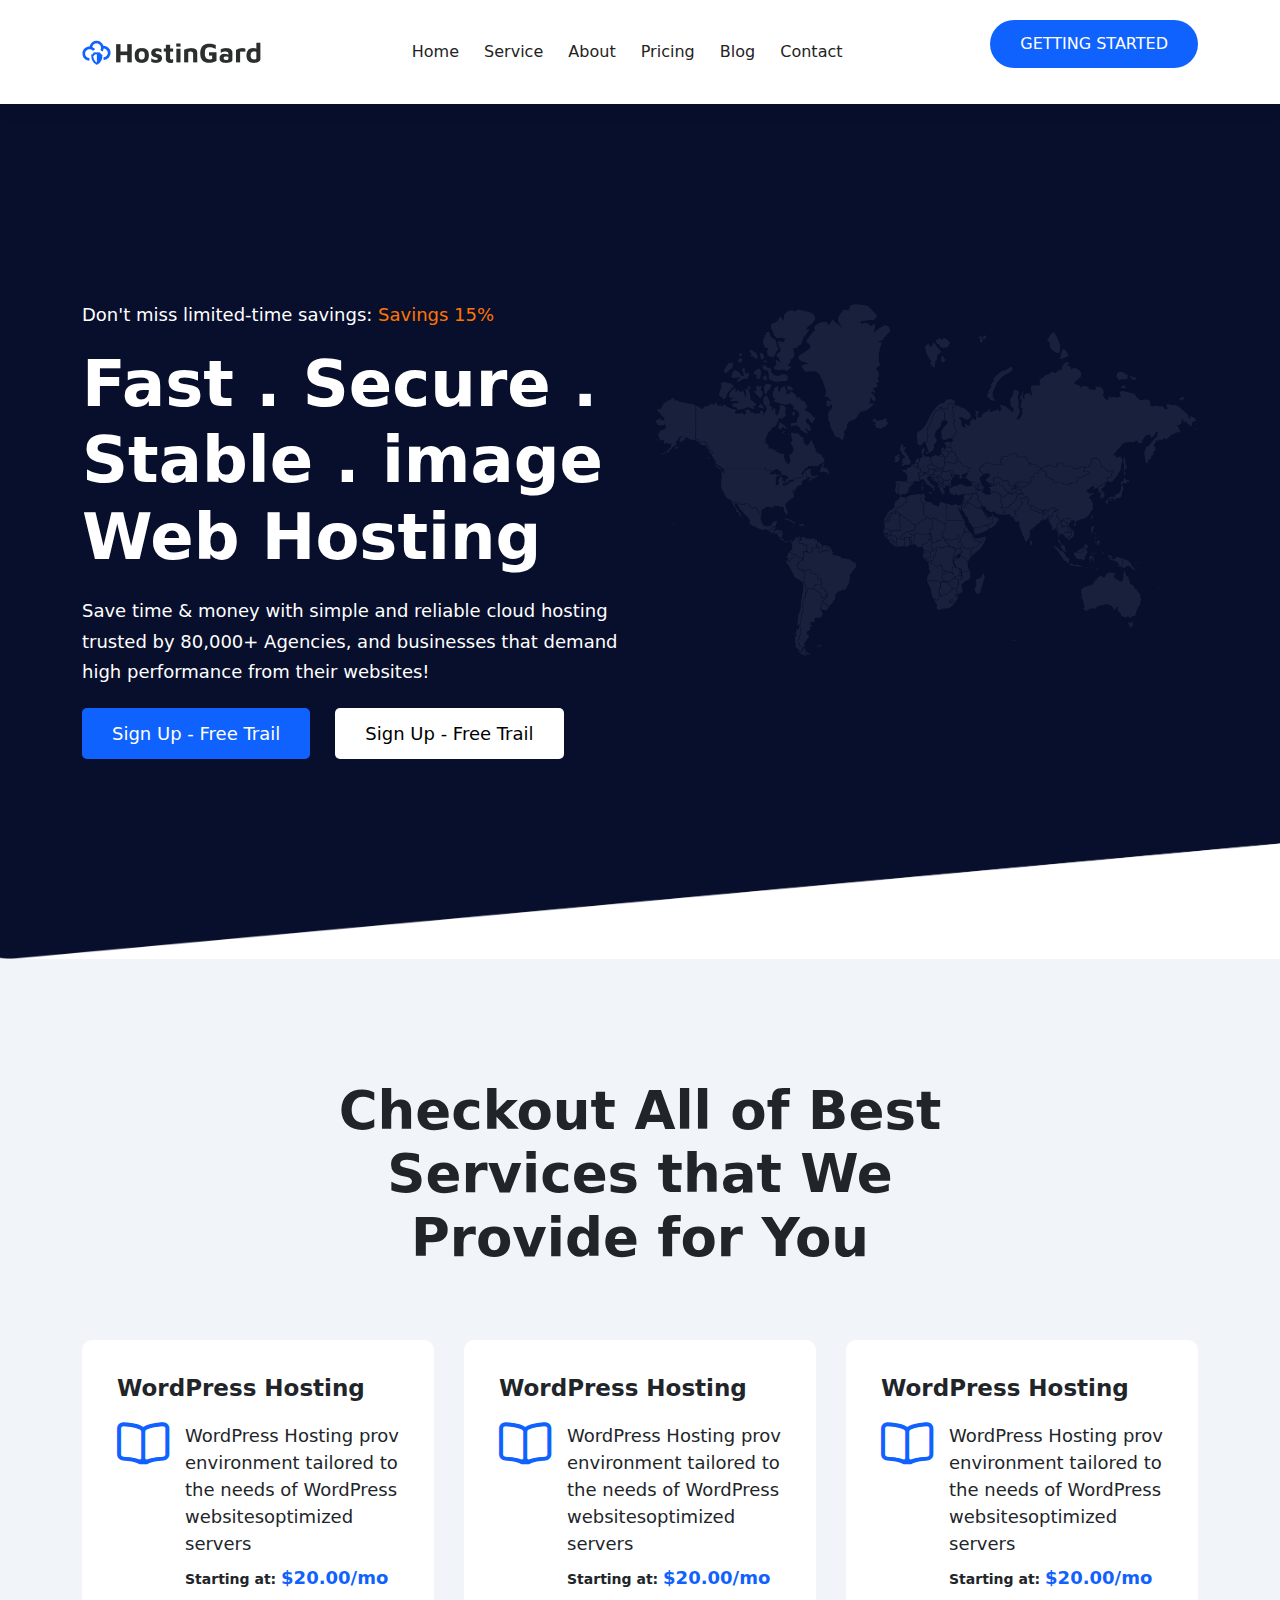
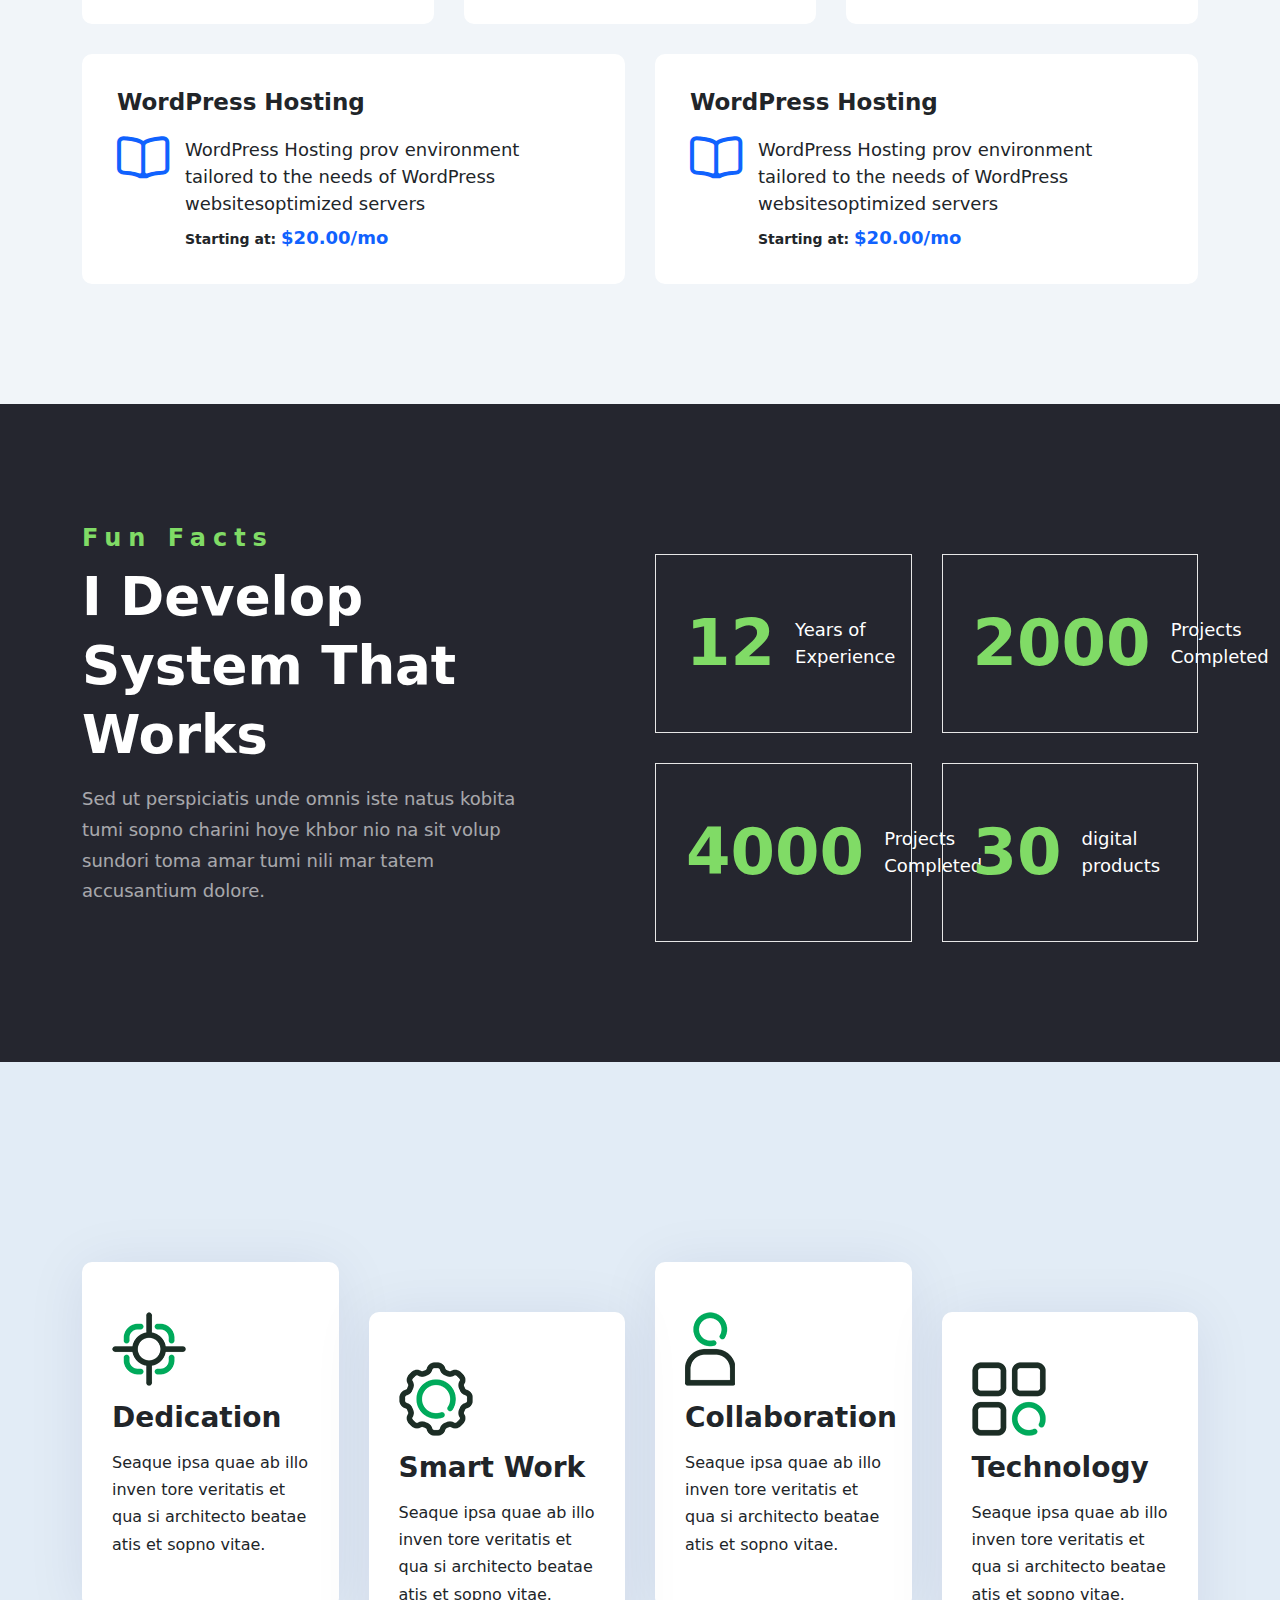
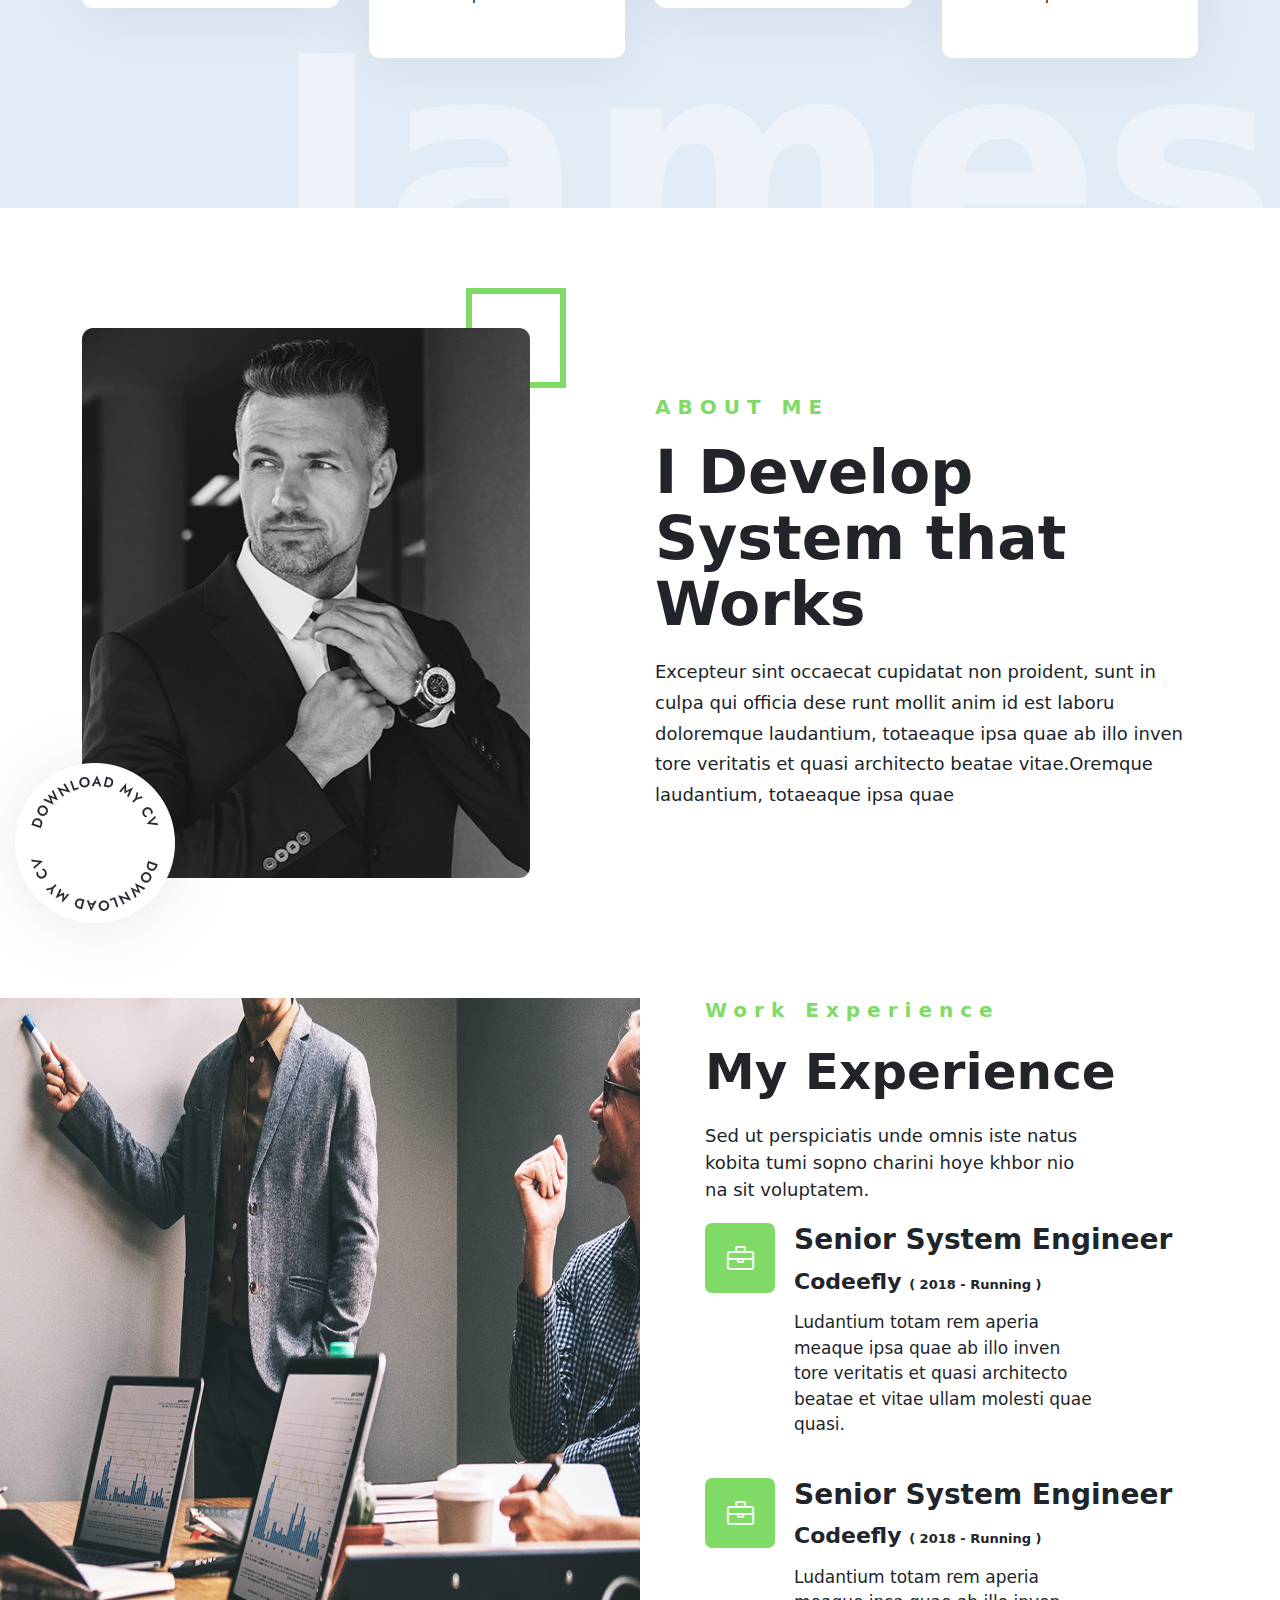
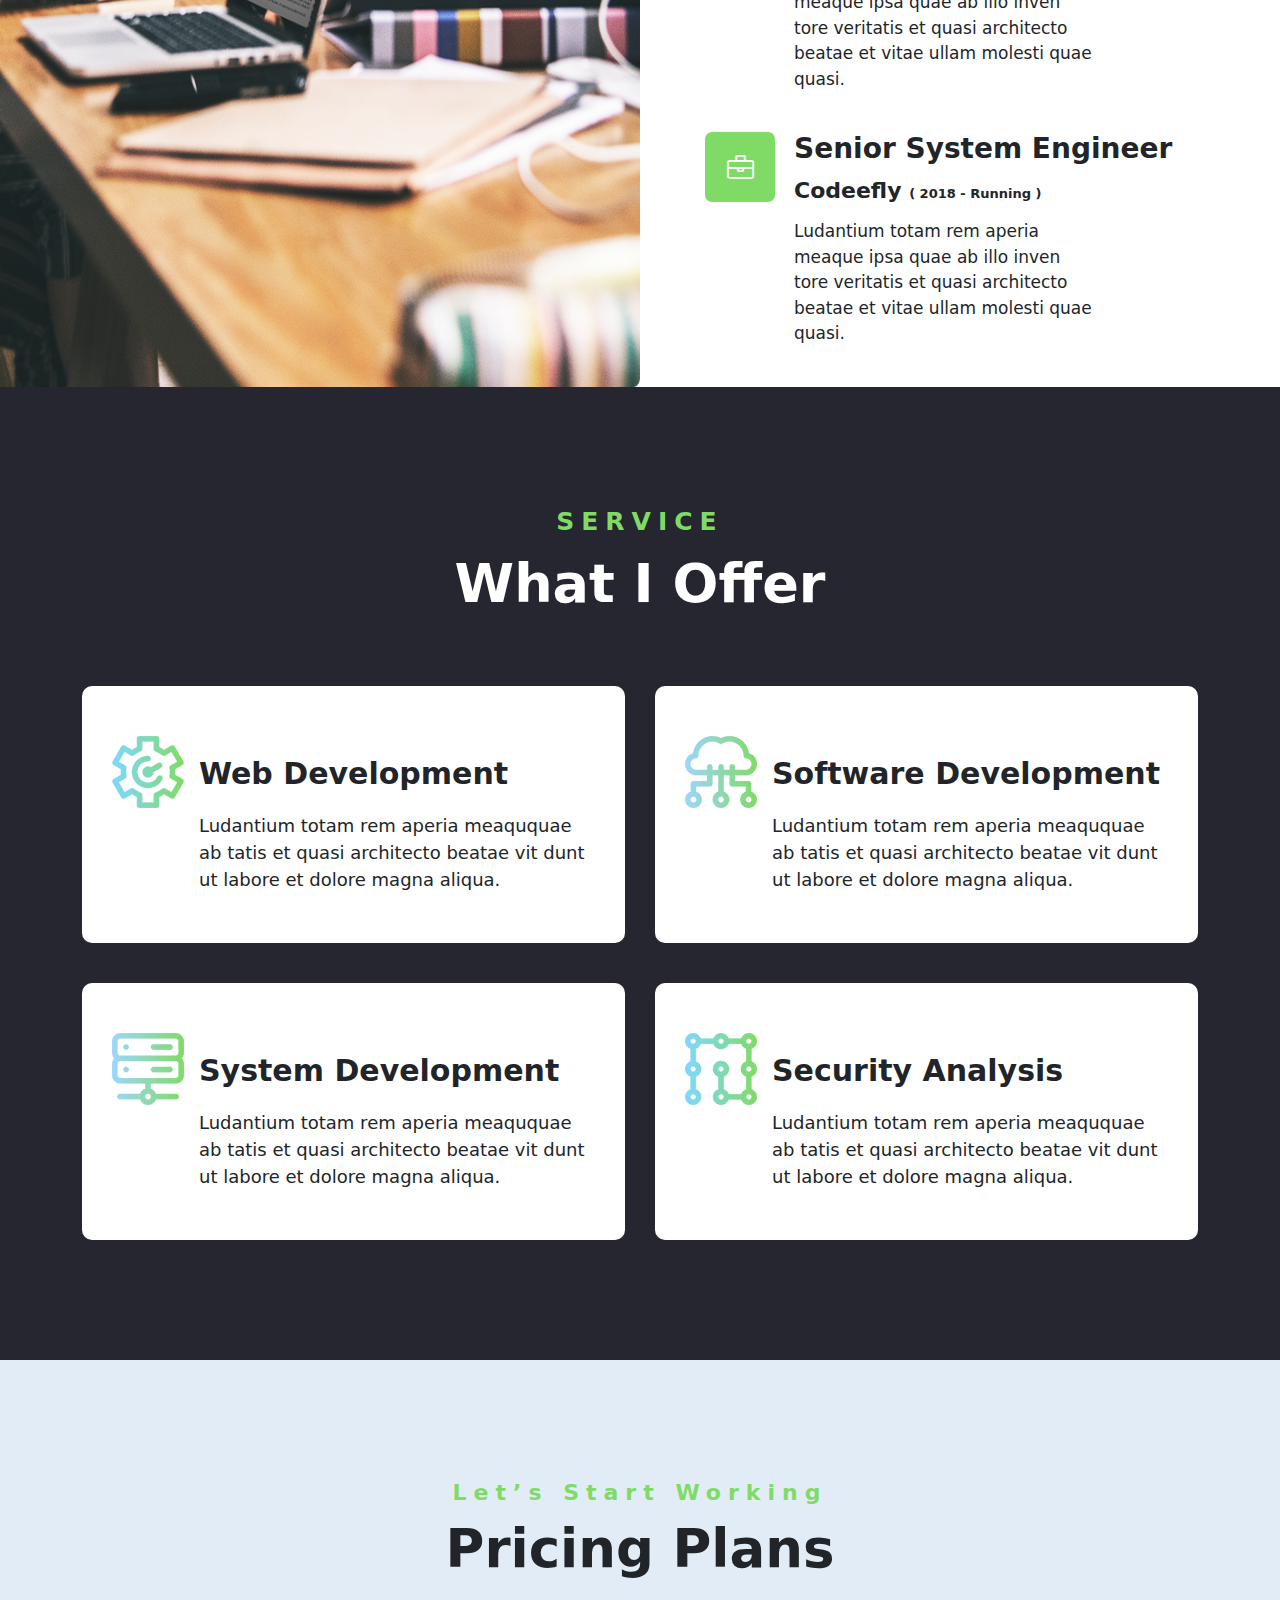
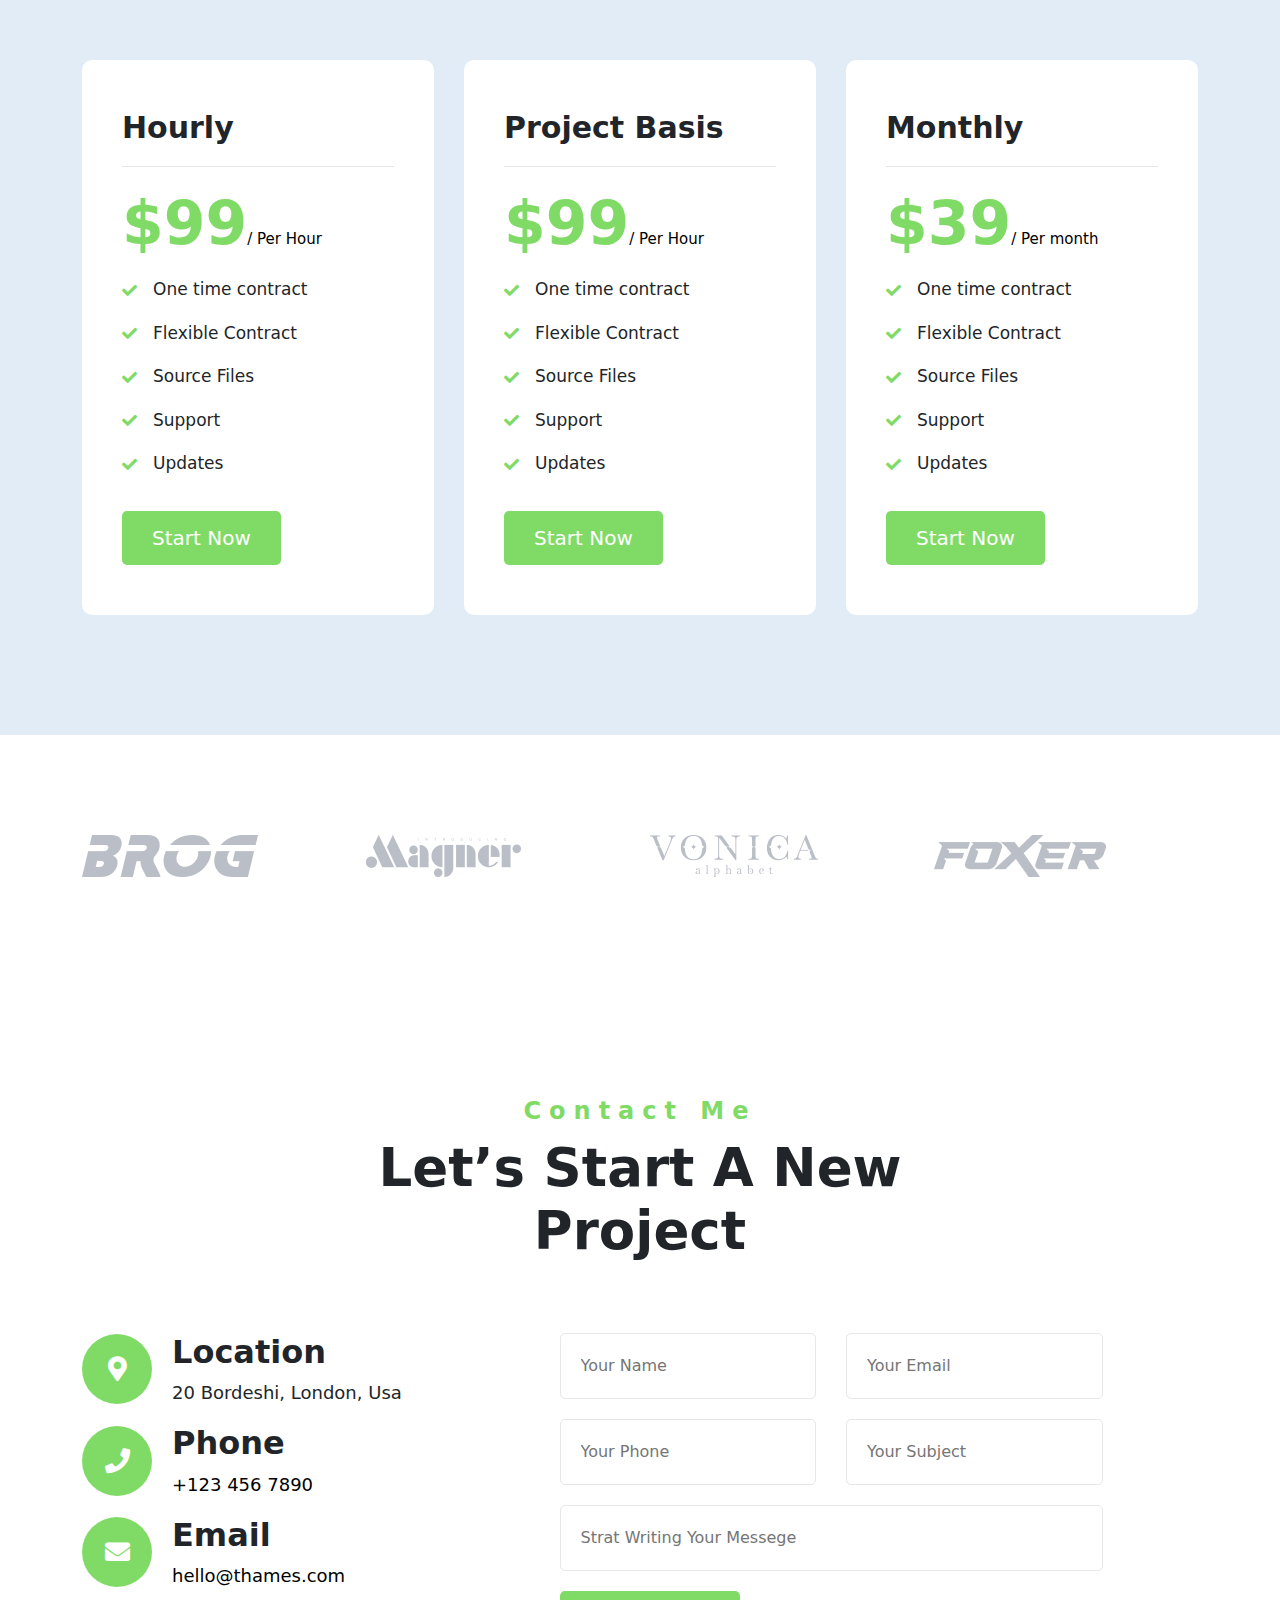
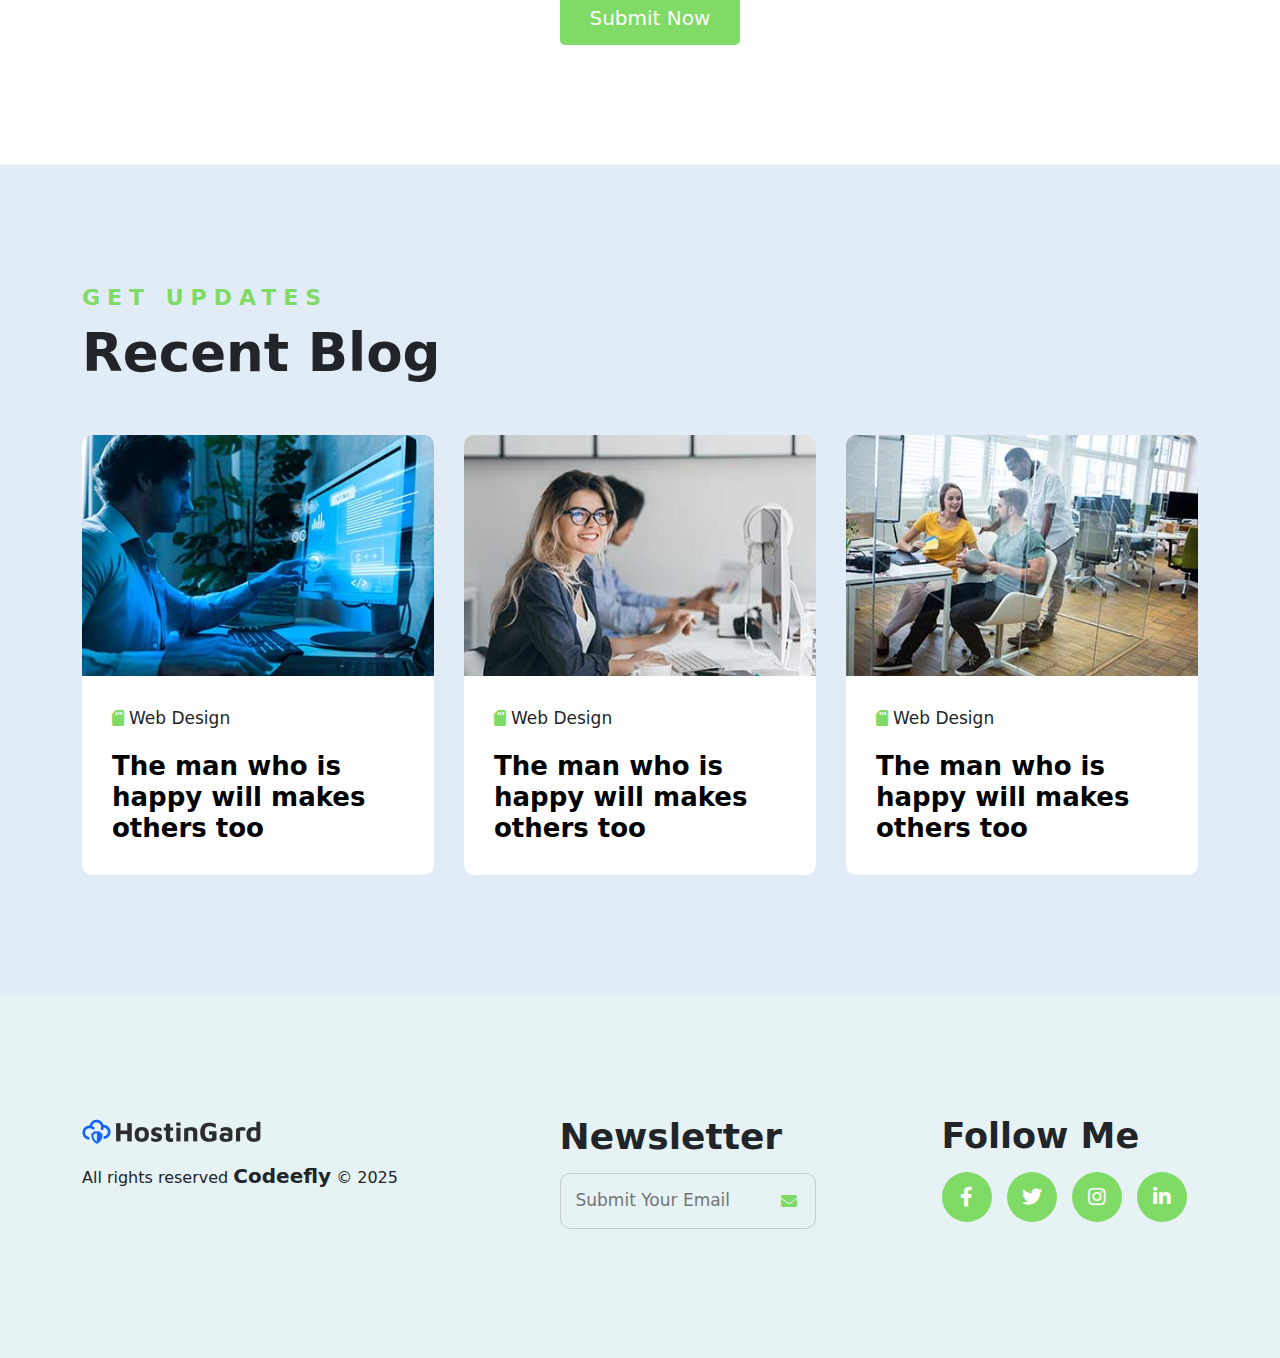
<file: index.html>
<!DOCTYPE html>
<html lang="en">
<head>
    <meta charset="UTF-8">
    <meta name="viewport" content="width=device-width, initial-scale=1.0">
    <!-- ========== Page Title ========== -->
    <title>Work-15</title>
    <!-- ========== Strat Stylesheet ========== -->
     <link rel="stylesheet" href="assets/css/bootstrap.min.css">
     <link rel="stylesheet" href="assets/css/font-awesome.min.css">
     <link rel="stylesheet" href="assets/css/aos.css">
     <link rel="stylesheet" href="assets/css/swiper-bundle.min.css">
     <link rel="stylesheet" href="assets/css/venobox.min.css">
     <link rel="stylesheet" href="assets/css/validnavs.css">
     <link rel="stylesheet" href="assets/css/style.css">
     <link rel="stylesheet" href="assets/css/responsive.css">
    <!-- ========== End Stylesheet ========== -->
</head>
<body>
    <div id="progress-wrap" class="progress-wrap">
		<svg class="progress-circle svg-content" width="100%" height="100%" viewBox="-1 -1 102 102">
			<path id="progress-path" d="M50,1 a49,49 0 0,1 0,98 a49,49 0 0,1 0,-98"/>
		</svg>
	</div>

    <!-- Start Header Area 
    ============================================= -->
    <header>
        <!-- Start Navigation -->
        <nav class="navbar mobile-sidenav attr-border navbar-sticky validnavs on menu-center no-full brand-top">

            <!-- Start Top Search -->
            <div class="top-search">
                <div class="container-xl">
                    <div class="input-group">
                        <span class="input-group-addon"><i class="fa fa-search"></i></span>
                        <input type="text" class="form-control" placeholder="Search">
                        <span class="input-group-addon close-search"><i class="fa fa-times"></i></span>
                    </div>
                </div>
            </div>
            <!-- End Top Search -->

            <div class="container d-flex justify-content-between align-items-center">

                

                <!-- Start Header Navigation -->
                <div class="navbar-header">
                    <button type="button" class="navbar-toggle" data-toggle="collapse" data-target="#navbar-menu">
                        <i class="fa fa-bars"></i>
                    </button>
                    <a class="navbar-brand" href="index.html">
                        
                        <img src="assets/images/logo/logo-01.png" class="logo logo-scrolled" alt="Logo">
                    </a>
                 </div>
                 <!-- End Header Navigation -->

                <!-- Collect the nav links, forms, and other content for toggling -->
                <div class="collapse navbar-collapse" id="navbar-menu">

                    
                    <div class="collapse-header">
                        <img src="assets/images/logo/logo-01.png">
                        <button type="button" class="navbar-toggle" data-toggle="collapse"    data-target="#navbar-menu">
                        <i class="fa fa-times fa-bars"></i>
                    </button>
                    </div>
                    
                    <ul class="nav navbar-nav navbar-right" data-in="fadeInDown" data-out="fadeOutUp">
                        <li>
                            <a href="index.html" class="dropdown-toggle" data-toggle="dropdown" >Home</a>
                            
                        </li>
                        <li>
                            <a href="service.html" class="dropdown-toggle active" data-toggle="dropdown" >Service</a>
                            
                        </li>
                        
                        <li>
                            <a href="feature.html" class="dropdown-toggle active" data-toggle="dropdown" >About</a>
                            
                        </li>  
                        <li>
                            <a href="pricing.html" class="dropdown-toggle active" data-toggle="dropdown" >Pricing</a>
                            
                        </li>
                        <li>
                            <a href="blog.html" class="dropdown-toggle" data-toggle="dropdown" >Blog</a>
                            
                        </li>
                        <li>
                            <a href="contact.html">contact</a>
                        </li>
                    </ul>
                </div><!-- /.navbar-collapse -->

            <!-- Start Atribute Navigation -->
            <div class="attr-nav">
                <ul>
                    <li><a href="#">getting started</a></li>
                </ul>
            </div>        
            <!-- End Atribute Navigation -->

            

            </div> 
            <!-- Overlay screen for menu -->
            <div class="overlay-screen"></div>
            <!-- End Overlay screen for menu -->  
            
        </nav>
        <!-- End Navigation -->

    </header>
    
    <!-- End Header Area -->

    <!-- Start Banner Area 
    ============================================= -->
    <div class="banner-style-one-area text-white" style="background-image: url(assets/images/banner/banner-01.png);">
        <div class="container">
            <div class="row">
                <div class="col-lg-6">
                    <div class="banner-style-one-item">
                        <h6>Don't miss limited-time savings: <span>Savings 15%</span></h6>
                        <h1>Fast . Secure . Stable . image
                            Web Hosting</h1>
                        <p>
                            Save time & money with simple and reliable cloud hosting trusted by 80,000+ Agencies, and businesses that demand high performance from their websites!
                        </p>
                        <div class="button">
                            <a href="#" class="btn-theme">sign up - free trail</a>
                        <a href="#" class="btn-md">sign up - free trail</a>
                        </div>
                    </div>
                </div>
                <div class="col-lg-6">
                    <div class="banner-style-one-thumb">
                        <img src="assets/images/banner/banner-02.png">
                    </div>
                </div>
            </div>
        </div>
    </div>
    <!-- End Banner Area -->

    <!-- Start Service Area 
    ============================================= -->
    <div class="service-style-one-area">
        <div class="container">
            <div class="row">
                <div class="col-lg-7 m-auto text-center">
                    <div class="servive-one-heading">
                        <h3>Checkout All of Best Services that We Provide for You</h3>
                    </div>
                </div>
            </div>
            <div class="row">
                <!--Start Single Item-->
                <div class="col-lg-4 col-md-6">
                    <div class="service-one-item">
                        <h4>WordPress Hosting</h4>
                        <div class="service-one-card">
                            <div class="icon">
                                <i class="fas fa-book-open"></i>
                            </div>
                            <div class="info">
                                <p>
                                    WordPress Hosting prov environment tailored to the needs of WordPress websitesoptimized servers
                                </p>
                                <h6>Starting at: <span>$20.00/mo</span></h6>
                            </div>
                        </div>
                    </div>
                </div>
                <!--End Single Item-->
                <!--Start Single Item-->
                <div class="col-lg-4 col-md-6">
                    <div class="service-one-item">
                        <h4>WordPress Hosting</h4>
                        <div class="service-one-card">
                            <div class="icon">
                                <i class="fas fa-book-open"></i>
                            </div>
                            <div class="info">
                                <p>
                                    WordPress Hosting prov environment tailored to the needs of WordPress websitesoptimized servers
                                </p>
                                <h6>Starting at: <span>$20.00/mo</span></h6>
                            </div>
                        </div>
                    </div>
                </div>
                <!--End Single Item-->
                <!--Start Single Item-->
                <div class="col-lg-4 col-md-6">
                    <div class="service-one-item">
                        <h4>WordPress Hosting</h4>
                        <div class="service-one-card">
                            <div class="icon">
                                <i class="fas fa-book-open"></i>
                            </div>
                            <div class="info">
                                <p>
                                    WordPress Hosting prov environment tailored to the needs of WordPress websitesoptimized servers
                                </p>
                                <h6>Starting at: <span>$20.00/mo</span></h6>
                            </div>
                        </div>
                    </div>
                </div>
                <!--End Single Item-->

                <!--Start Single Item-->
                <div class="col-lg-6 col-md-6">
                    <div class="service-one-item">
                        <h4>WordPress Hosting</h4>
                        <div class="service-one-card">
                            <div class="icon">
                                <i class="fas fa-book-open"></i>
                            </div>
                            <div class="info">
                                <p>
                                    WordPress Hosting prov environment tailored to the needs of WordPress websitesoptimized servers
                                </p>
                                <h6>Starting at: <span>$20.00/mo</span></h6>
                            </div>
                        </div>
                    </div>
                </div>
                <!--End Single Item-->
                <!--Start Single Item-->
                <div class="col-lg-6 col-md-12">
                    <div class="service-one-item">
                        <h4>WordPress Hosting</h4>
                        <div class="service-one-card">
                            <div class="icon">
                                <i class="fas fa-book-open"></i>
                            </div>
                            <div class="info">
                                <p>
                                    WordPress Hosting prov environment tailored to the needs of WordPress websitesoptimized servers
                                </p>
                                <h6>Starting at: <span>$20.00/mo</span></h6>
                            </div>
                        </div>
                    </div>
                </div>
                <!--End Single Item-->
            </div>
        </div>
    </div>
    <!-- End Service Area -->

    <!-- Start Funfact Area 
    ============================================= -->
    <div class="funfact-style-one-area text-white">
        <div class="container">
            <div class="row">
                <div class="col-lg-5">
                    <div class="funfact-style-one-content">
                        <h6>Fun Facts</h6>
                        <h3>I Develop System that Works</h3>
                        <p>
                            Sed ut perspiciatis unde omnis iste natus kobita tumi sopno charini hoye khbor nio na sit volup sundori toma amar tumi nili mar tatem accusantium dolore.
                        </p>
                    </div>
                </div>
                <div class="col-lg-6 offset-lg-1">
                    <div class="row">
                        <div class="col-lg-6 col-md-6">
                            <div class="funfact-style-one-item">
                                 <div class="funfact">
                                    <h2 class="counter">12</h2>
                                    <p>
                                        Years of Experience
                                    </p>  
                                 </div> 
                            </div>
                        </div>
                        <div class="col-lg-6 col-md-6">
                            <div class="funfact-style-one-item">
                                <div class="funfact">
                                    <h2 class="counter">2000</h2>
                                    <p>
                                        Projects Completed
                                    </p> 
                                 </div>  
                            </div>
                        </div>
                        <div class="col-lg-6 col-md-6">
                            <div class="funfact-style-one-item">
                                 <div class="funfact">
                                    <h2 class="counter">4000</h2>
                                    <p>
                                        Projects Completed
                                    </p> 
                                 </div> 
                            </div>
                        </div>
                        <div class="col-lg-6 col-md-6">
                            <div class="funfact-style-one-item">
                                 <div class="funfact">
                                    <h2 class="counter">30</h2>
                                    <p>
                                        digital products
                                    </p>  
                                 </div> 
                            </div>
                        </div>
                    </div>
                </div>
            </div>
        </div>
    </div>
    <!-- End Funfact Area -->

    <!-- Start Feature Area 
    ============================================= -->
    <div class="feature-one-area">
        <span>James</span>
        <div class="container">
            <div class="row">
                <!--Start Single Item-->
                <div class="col-lg-3 col-md-6">
                    <div class="feature-one-item">
                        <img src="assets/images/feature/feature-01.png" alt="feature-01">
                        <h4>Dedication</h4>
                        <p>
                            Seaque ipsa quae ab illo inven tore veritatis et qua si architecto beatae atis et sopno vitae.
                        </p>
                    </div>
                </div>
                <!--End Single Item-->
                <!--Start Single Item-->
                <div class="col-lg-3 col-md-6">
                    <div class="feature-one-item dynamik-relative">
                        <img src="assets/images/feature/feature-02.png" alt="feature-02">
                        <h4>Smart Work</h4>
                        <p>
                            Seaque ipsa quae ab illo inven tore veritatis et qua si architecto beatae atis et sopno vitae.
                        </p>
                    </div>
                </div>
                <!--End Single Item-->
                <!--Start Single Item-->
                <div class="col-lg-3 col-md-6">
                    <div class="feature-one-item">
                        <img src="assets/images/feature/feature-03.png" alt="feature-03">
                        <h4>Collaboration</h4>
                        <p>
                            Seaque ipsa quae ab illo inven tore veritatis et qua si architecto beatae atis et sopno vitae.
                        </p>
                    </div>
                </div>
                <!--End Single Item-->
                <!--Start Single Item-->
                <div class="col-lg-3 col-md-6">
                    <div class="feature-one-item dynamik-relative">
                        <img src="assets/images/feature/feature-04.png" alt="feature-04">
                        <h4>Technology</h4>
                        <p>
                            Seaque ipsa quae ab illo inven tore veritatis et qua si architecto beatae atis et sopno vitae.
                        </p>
                    </div>
                </div>
                <!--End Single Item-->
            </div>
        </div>
    </div>
    <!-- End Feature Area -->

    <!-- Start About Area 
    ============================================= -->
    <div class="about-one-area">
        <div class="container">
            <div class="row align-center">
                <div class="col-lg-5">
                    <div class="about-one-thumb">
                        <img class="about-one" src="assets/images/about/about-01.jpg">
                        <img class="about-two" src="assets/images/about/about-02.png">
                    </div>
                </div>
                <div class="col-lg-6 offset-lg-1">
                    <div class="about-style-one-content">
                        <h6>About Me</h6>
                        <h2>I Develop System that Works</h2>
                        <p>
                            Excepteur sint occaecat cupidatat non proident, sunt in culpa qui officia dese runt mollit anim id est laboru doloremque laudantium, totaeaque ipsa quae ab illo inven tore veritatis et quasi architecto beatae vitae.Oremque laudantium, totaeaque ipsa quae
                        </p>
                    </div>
                </div>
            </div>
        </div>
    </div>
    <!-- End About Area -->

     <!-- Start Experience Area 
    ============================================= -->
    <div class="experience-one-area">
        <div class="experience-thumb">
            <img src="assets/images/experience/experience-01.jpg">
        </div>
        <div class="container">
            <div class="row">
                <div class="col-lg-5"></div>
                <div class="col-lg-6 offset-lg-1">
                    <div class="experience-one-content">
                        <h6>Work Experience</h6>
                        <h3>My Experience</h3>
                        <p>
                            Sed ut perspiciatis unde omnis iste natus kobita tumi sopno charini hoye khbor nio na sit voluptatem.
                        </p>
                        <ul class="experience-item">
                            <li class="d-flex">
                                <div class="icon">
                                    <i class="fas fa-briefcase"></i>
                                </div>
                                <div class="info">
                                    <h3>Senior System Engineer</h3>
                                    <h4>codeefly <span>( 2018 - Running )</span></h4>
                                    <p>
                                        Ludantium totam rem aperia meaque ipsa quae ab illo inven tore veritatis et quasi architecto beatae et vitae ullam molesti quae quasi.
                                    </p>
                                </div>
                            </li>
                            <li class="d-flex">
                                <div class="icon">
                                    <i class="fas fa-briefcase"></i>
                                </div>
                                <div class="info">
                                    <h3>Senior System Engineer</h3>
                                    <h4>codeefly <span>( 2018 - Running )</span></h4>
                                    <p>
                                        Ludantium totam rem aperia meaque ipsa quae ab illo inven tore veritatis et quasi architecto beatae et vitae ullam molesti quae quasi.
                                    </p>
                                </div>
                            </li>
                            <li class="d-flex">
                                <div class="icon">
                                    <i class="fas fa-briefcase"></i>
                                </div>
                                <div class="info">
                                    <h3>Senior System Engineer</h3>
                                    <h4>codeefly <span>( 2018 - Running )</span></h4>
                                    <p>
                                        Ludantium totam rem aperia meaque ipsa quae ab illo inven tore veritatis et quasi architecto beatae et vitae ullam molesti quae quasi.
                                    </p>
                                </div>
                            </li>
                        </ul>
                    </div>
                </div>
            </div>
        </div>
    </div>
    <!-- End Experience Area -->

    <!-- Start Service Two Area 
    ============================================= -->
    <div class="service-two-area text-white">
        <div class="container">
            <div class="row">
                <div class="col-lg-5 m-auto text-center">
                    <div class="service-two-heading">
                        <h5>Service</h5>
                        <h3>What I offer</h3>
                    </div>
                </div>
            </div>
            <div class="row">
                <div class="col-lg-6">
                    <div class="service-two-item text-dark d-flex">
                        <img src="assets/images/service/service-01.png">
                        <div class="info">
                            <h3>Web Development</h3>
                        <p>
                            Ludantium totam rem aperia meaququae ab tatis et quasi architecto beatae vit dunt ut labore et dolore magna aliqua.
                        </p>
                        </div>
                    </div>
                </div>
                <div class="col-lg-6">
                    <div class="service-two-item text-dark d-flex">
                        <img src="assets/images/service/service-02.png">
                        <div class="info">
                            <h3>Software Development</h3>
                        <p>
                            Ludantium totam rem aperia meaququae ab tatis et quasi architecto beatae vit dunt ut labore et dolore magna aliqua.
                        </p>
                        </div>
                    </div>
                </div>
            </div>
            <div class="row">
                <div class="col-lg-6">
                    <div class="service-two-item text-dark d-flex">
                        <img src="assets/images/service/service-03.png">
                        <div class="info">
                            <h3>System Development</h3>
                        <p>
                            Ludantium totam rem aperia meaququae ab tatis et quasi architecto beatae vit dunt ut labore et dolore magna aliqua.
                        </p>
                        </div>
                    </div>
                </div>
                <div class="col-lg-6">
                    <div class="service-two-item text-dark d-flex">
                        <img src="assets/images/service/service-04.png">
                        <div class="info">
                            <h3>Security Analysis</h3>
                        <p>
                            Ludantium totam rem aperia meaququae ab tatis et quasi architecto beatae vit dunt ut labore et dolore magna aliqua.
                        </p>
                        </div>
                    </div>
                </div>
            </div>
        </div>
    </div>
    <!-- End Service Two Area -->

    <!-- Start Pricing Area 
    ============================================= -->
    <div class="pricing-one-area">
        <div class="container">
            <div class="row">
                <div class="col-lg-6 m-auto text-center">
                    <div class="pricing-one-heading">
                        <h5>Let’s Start Working</h5>
                        <h3>
                            Pricing Plans
                        </h3>
                    </div>
                </div>
            </div>
            <div class="row">
                <!--Start Single Item-->
                <div class="col-lg-4 col-md-6">
                    <div class="pricing-one-item">
                        <h4>Hourly</h4>
                        <ul class="pricing-one-list-item">
                            <li>
                                <h2>$99<span>/ Per Hour</span> </h2>
                            </li>
                            <li class="d-flex align-center">
                                <i class="fas fa-check"></i>
                                <p>
                                    One time contract
                                </p>
                            </li>
                            <li class="d-flex align-center">
                                <i class="fas fa-check"></i>
                                <p>
                                    Flexible Contract
                                </p>
                            </li>
                            <li class="d-flex align-center">
                                <i class="fas fa-check"></i>
                                <p>
                                    Source Files
                                </p>
                            </li>
                            <li class="d-flex align-center">
                                <i class="fas fa-check"></i>
                                <p>
                                    Support
                                </p>
                            </li>
                            <li class="d-flex align-center">
                                <i class="fas fa-check"></i>
                                <p>
                                    Updates
                                </p>
                            </li>
                        </ul>
                        <a href="#" class="btn-sm">start now</a>
                    </div>
                </div>
                <!--End Single Item-->
                <!--Start Single Item-->
                <div class="col-lg-4 col-md-6">
                    <div class="pricing-one-item">
                        <h4>Project Basis</h4>
                        <ul class="pricing-one-list-item">
                            <li>
                                <h2>$99<span>/ Per Hour</span> </h2>
                            </li>
                            <li class="d-flex align-center">
                                <i class="fas fa-check"></i>
                                <p>
                                    One time contract
                                </p>
                            </li>
                            <li class="d-flex align-center">
                                <i class="fas fa-check"></i>
                                <p>
                                    Flexible Contract
                                </p>
                            </li>
                            <li class="d-flex align-center">
                                <i class="fas fa-check"></i>
                                <p>
                                    Source Files
                                </p>
                            </li>
                            <li class="d-flex align-center">
                                <i class="fas fa-check"></i>
                                <p>
                                    Support
                                </p>
                            </li>
                            <li class="d-flex align-center">
                                <i class="fas fa-check"></i>
                                <p>
                                    Updates
                                </p>
                            </li>
                        </ul>
                        <a href="#" class="btn-sm">start now</a>
                    </div>
                </div>
                <!--End Single Item-->
                <!--Start Single Item-->
                <div class="col-lg-4 col-md-6">
                    <div class="pricing-one-item">
                        <h4>Monthly</h4>
                        <ul class="pricing-one-list-item">
                            <li>
                                <h2>$39<span>/ Per month</span> </h2>
                            </li>
                            <li class="d-flex align-center">
                                <i class="fas fa-check"></i>
                                <p>
                                    One time contract
                                </p>
                            </li>
                            <li class="d-flex align-center">
                                <i class="fas fa-check"></i>
                                <p>
                                    Flexible Contract
                                </p>
                            </li>
                            <li class="d-flex align-center">
                                <i class="fas fa-check"></i>
                                <p>
                                    Source Files
                                </p>
                            </li>
                            <li class="d-flex align-center">
                                <i class="fas fa-check"></i>
                                <p>
                                    Support
                                </p>
                            </li>
                            <li class="d-flex align-center">
                                <i class="fas fa-check"></i>
                                <p>
                                    Updates
                                </p>
                            </li>
                        </ul>
                        <a href="#" class="btn-sm">start now</a>
                    </div>
                </div>
                <!--End Single Item-->
            </div>
        </div>
    </div>
    <!-- End Pricing Area -->

    <!-- Start Testimonial Area 
    ============================================= -->
    <!-- End Testimonial Area -->

    <!-- Start Brand Area 
    ============================================= -->
    <div class="brand-one-area">
        <div class="container">
            <div class="row">
                <div class="col-lg-12 m-auto">
                    <div class="brand-style-one-carousel swiper">
                        <!-- Additional required wrapper -->
                        <div class="swiper-wrapper">
                            <!-- Slides -->
                            <div class="swiper-slide">
                                <div class="brand-one-item">
                                    <img src="assets/images/brand/brand-01.png">
                                </div>
                            </div>
                            <!-- Slides -->
                            <div class="swiper-slide">
                                <div class="brand-one-item">
                                    <img src="assets/images/brand/brand-02.png">
                                </div>
                            </div>
                            <!-- Slides -->
                            <div class="swiper-slide">
                                <div class="brand-one-item">
                                    <img src="assets/images/brand/brand-03.png">
                                </div>
                            </div>
                            <!-- Slides -->
                            <div class="swiper-slide">
                                <div class="brand-one-item">
                                    <img src="assets/images/brand/brand-04.png">
                                </div>
                            </div>
                            <!-- Slides -->
                            <div class="swiper-slide">
                                <div class="brand-one-item">
                                    <img src="assets/images/brand/brand-03.png">
                                </div>
                            </div>
                            <!-- Slides -->
                            <div class="swiper-slide">
                                <div class="brand-one-item">
                                    <img src="assets/images/brand/brand-02.png">
                                </div>
                            </div>
                            <!-- Slides -->
                            <div class="swiper-slide">
                                <div class="brand-one-item">
                                    <img src="assets/images/brand/brand-01.png">
                                </div>
                            </div>
                        </div>
                    </div>
                </div>
            </div>
        </div>
    </div>
    <!-- End Brand Area -->

    <!-- Start Contact Area 
    ============================================= -->
    <div class="contact-one-area">
        <div class="container">
            <div class="row">
                <div class="col-lg-7 m-auto text-center">
                    <div class="contact-one-heading">
                        <h5>Contact Me</h5>
                        <h3>Let’s Start A New Project</h3>
                    </div>
                </div>
            </div>
            <div class="row">
                <div class="col-lg-5">
                    <ul class="contact-item">
                        <li class="d-flex align-center">
                            <i class="fas fa-map-marker-alt"></i>
                            <div class="info">
                                <h5>Location</h5>
                                <p>
                                    20 Bordeshi, London, Usa
                                </p>
                            </div>
                        </li>
                        <li class="d-flex align-center">
                            <i class="fas fa-phone"></i>
                            <div class="info">
                                <h5>Phone</h5>
                                <a href="#"><p>+123 456 7890</p></a>
                            </div>
                        </li>
                        <li class="d-flex align-center">
                            <i class="fas fa-envelope"></i>
                            <div class="info">
                                <h5>Email</h5>
                                <a href="#"><p>hello@thames.com</p></a>
                            </div>
                        </li>
                    </ul>
                </div>
                <div class="col-lg-6">
                    <div class="row">
                        <div class="col-lg-6">
                            <div class="contact-one-item">
                                <input type="text" placeholder="Your Name" class="contact-form">
                            </div>
                        </div>
                        <div class="col-lg-6">
                            <div class="contact-one-item">
                                <input type="email" placeholder="Your Email" class="contact-form">
                            </div>
                        </div>
                    </div>
                    <div class="row">
                        <div class="col-lg-6">
                            <div class="contact-one-item">
                                <input type="text" placeholder="Your Phone" class="contact-form">
                            </div>
                        </div>
                        <div class="col-lg-6">
                            <div class="contact-one-item">
                                <input type="text" placeholder="Your Subject" class="contact-form">
                            </div>
                        </div>
                    </div>
                    <div class="row">
                        <div class="col-lg-12">
                            <div class="contact-one-item">
                                <input type="text" placeholder="Strat Writing Your Messege" class="contact-form" id="input-messege">
                            </div>
                        </div>
                    </div>
                    <div class="row">
                        <div class="col-lg-6">
                            <a href="#" class="btn-sm">submit Now</a>
                        </div>
                    </div>
                </div>
            </div>
        </div>
    </div>
    <!-- End Contact Area -->

    <!-- Start Blog Area 
    ============================================= -->
    <div class="blog-one-area">
        <div class="container">
            <div class="row">
                <div class="col-lg-5">
                    <div class="blog-one-heading">
                        <h5>Get Updates</h5>
                        <h3>Recent Blog</h3>
                    </div>
                </div>
            </div>
            <div class="row">
                <div class="col-lg-12">
                    <div class="blog-style-one-carousel swiper">
                        <!-- Additional required wrapper -->
                        <div class="swiper-wrapper">
                            <!-- Slides -->
                            <div class="swiper-slide">
                                <div class="blog-style-one-item">
                                    <div class="thumb">
                                        <img src="assets/images/blog/blog-01.jpg">
                                    </div>
                                    <div class="blog-info">
                                        <div class="blog-card d-flex align-center">
                                            <i class="fas fa-sd-card"></i>
                                            <p>
                                                web design
                                            </p>
                                        </div>
                                        <a href="#"><h3>The man who is happy will makes others too</h3></a>
                                    </div>
                                </div>
                            </div>
                            <!-- End Slides -->
                             <!-- Slides -->
                            <div class="swiper-slide">
                                <div class="blog-style-one-item">
                                    <div class="thumb">
                                        <img src="assets/images/blog/blog-02.jpg">
                                    </div>
                                    <div class="blog-info">
                                        <div class="blog-card d-flex align-center">
                                            <i class="fas fa-sd-card"></i>
                                            <p>
                                                web design
                                            </p>
                                        </div>
                                        <a href="#"><h3>The man who is happy will makes others too</h3></a>
                                    </div>
                                </div>
                            </div>
                            <!-- End Slides -->
                             <!-- Slides -->
                            <div class="swiper-slide">
                                <div class="blog-style-one-item">
                                    <div class="thumb">
                                        <img src="assets/images/blog/blog-03.jpg">
                                    </div>
                                    <div class="blog-info">
                                        <div class="blog-card d-flex align-center">
                                            <i class="fas fa-sd-card"></i>
                                            <p>
                                                web design
                                            </p>
                                        </div>
                                        <a href="#"><h3>The man who is happy will makes others too</h3></a>
                                    </div>
                                </div>
                            </div>
                            <!-- End Slides -->
                             <!-- Slides -->
                            <div class="swiper-slide">
                                <div class="blog-style-one-item">
                                    <div class="thumb">
                                        <img src="assets/images/blog/blog-04.jpg">
                                    </div>
                                    <div class="blog-info">
                                        <div class="blog-card d-flex align-center">
                                            <i class="fas fa-sd-card"></i>
                                            <p>
                                                web design
                                            </p>
                                        </div>
                                        <a href="#"><h3>The man who is happy will makes others too</h3></a>
                                    </div>
                                </div>
                            </div>
                            <!-- End Slides -->
                             <!-- Slides -->
                            <div class="swiper-slide">
                                <div class="blog-style-one-item">
                                    <div class="thumb">
                                        <img src="assets/images/blog/blog-05.jpg">
                                    </div>
                                    <div class="blog-info">
                                        <div class="blog-card d-flex align-center">
                                            <i class="fas fa-sd-card"></i>
                                            <p>
                                                web design
                                            </p>
                                        </div>
                                        <a href="#"><h3>The man who is happy will makes others too</h3></a>
                                    </div>
                                </div>
                            </div>
                            <!-- End Slides -->
                             <!-- Slides -->
                            <div class="swiper-slide">
                                <div class="blog-style-one-item">
                                    <div class="thumb">
                                        <img src="assets/images/blog/blog-04.jpg">
                                    </div>
                                    <div class="blog-info">
                                        <div class="blog-card d-flex align-center">
                                            <i class="fas fa-sd-card"></i>
                                            <p>
                                                web design
                                            </p>
                                        </div>
                                        <a href="#"><h3>The man who is happy will makes others too</h3></a>
                                    </div>
                                </div>
                            </div>
                            <!-- End Slides -->
                        </div>
                    </div>
                </div>
            </div>
        </div>
    </div>
    <!-- End Blog Area -->

    <!-- Start Footer Area 
    ============================================= -->
    <div class="footer-one-area">
        <div class="container">
            <div class="row">
                <div class="col-lg-4">
                    <div class="footer-one-left">
                        <img src="assets/images/logo/logo-01.png">
                        <p>
                            All rights reserved <span>Codeefly</span> © 2025
                        </p>
                    </div>
                </div>
                <div class="col-lg-3 offset-lg-1">
                    <div class="footer-center-item">
                        <h3>Newsletter</h3>
                        <form action="#">
                            <div class="subscribe-info">
                                <input type="email" placeholder="submit your email">
                                <i class="fas fa-envelope"></i>
                            </div>
                        </form>
                    </div>
                </div>
                <div class="col-lg-3 offset-lg-1">
                    <div class="footer-right">
                        <h3>Follow Me</h3>
                        <ul class="footer-social">
                            <li>
                                <a href="#"><i class="fab fa-facebook-f"></i></a>
                            </li>
                            <li>
                                <a href="#"><i class="fab fa-twitter"></i></a>
                            </li>
                            <li>
                                <a href="#"><i class="fab fa-instagram"></i></a>
                            </li>
                            <li>
                                <a href="#"><i class="fab fa-linkedin-in"></i></a>
                            </li>
                        </ul>
                    </div>
                </div>
            </div>
        </div>
    </div>
    <!-- End Footer Area -->

    <!-- jQuery Frameworks
    ============================================= -->
    <script src="assets/js/jquery-1.12.4.min.js"></script>
    <script src="assets/js/bootstrap.bundle.min.js"></script>
    <script src="assets/js/aos.js"></script>
    <script src="assets/js/typed.min.js"></script>
    <script src="assets/js/swiper-bundle.min.js"></script>
    <script src="assets/js/venobox.min.js"></script>
    <script src="assets/js/waypoints.min.js"></script>
    <script src="assets/js/jquery.counterup.min.js"></script>
    <script src="assets/js/validnavs.js"></script>
    <script src="assets/js/script.js"></script>
    
</body>
</html>
</file>
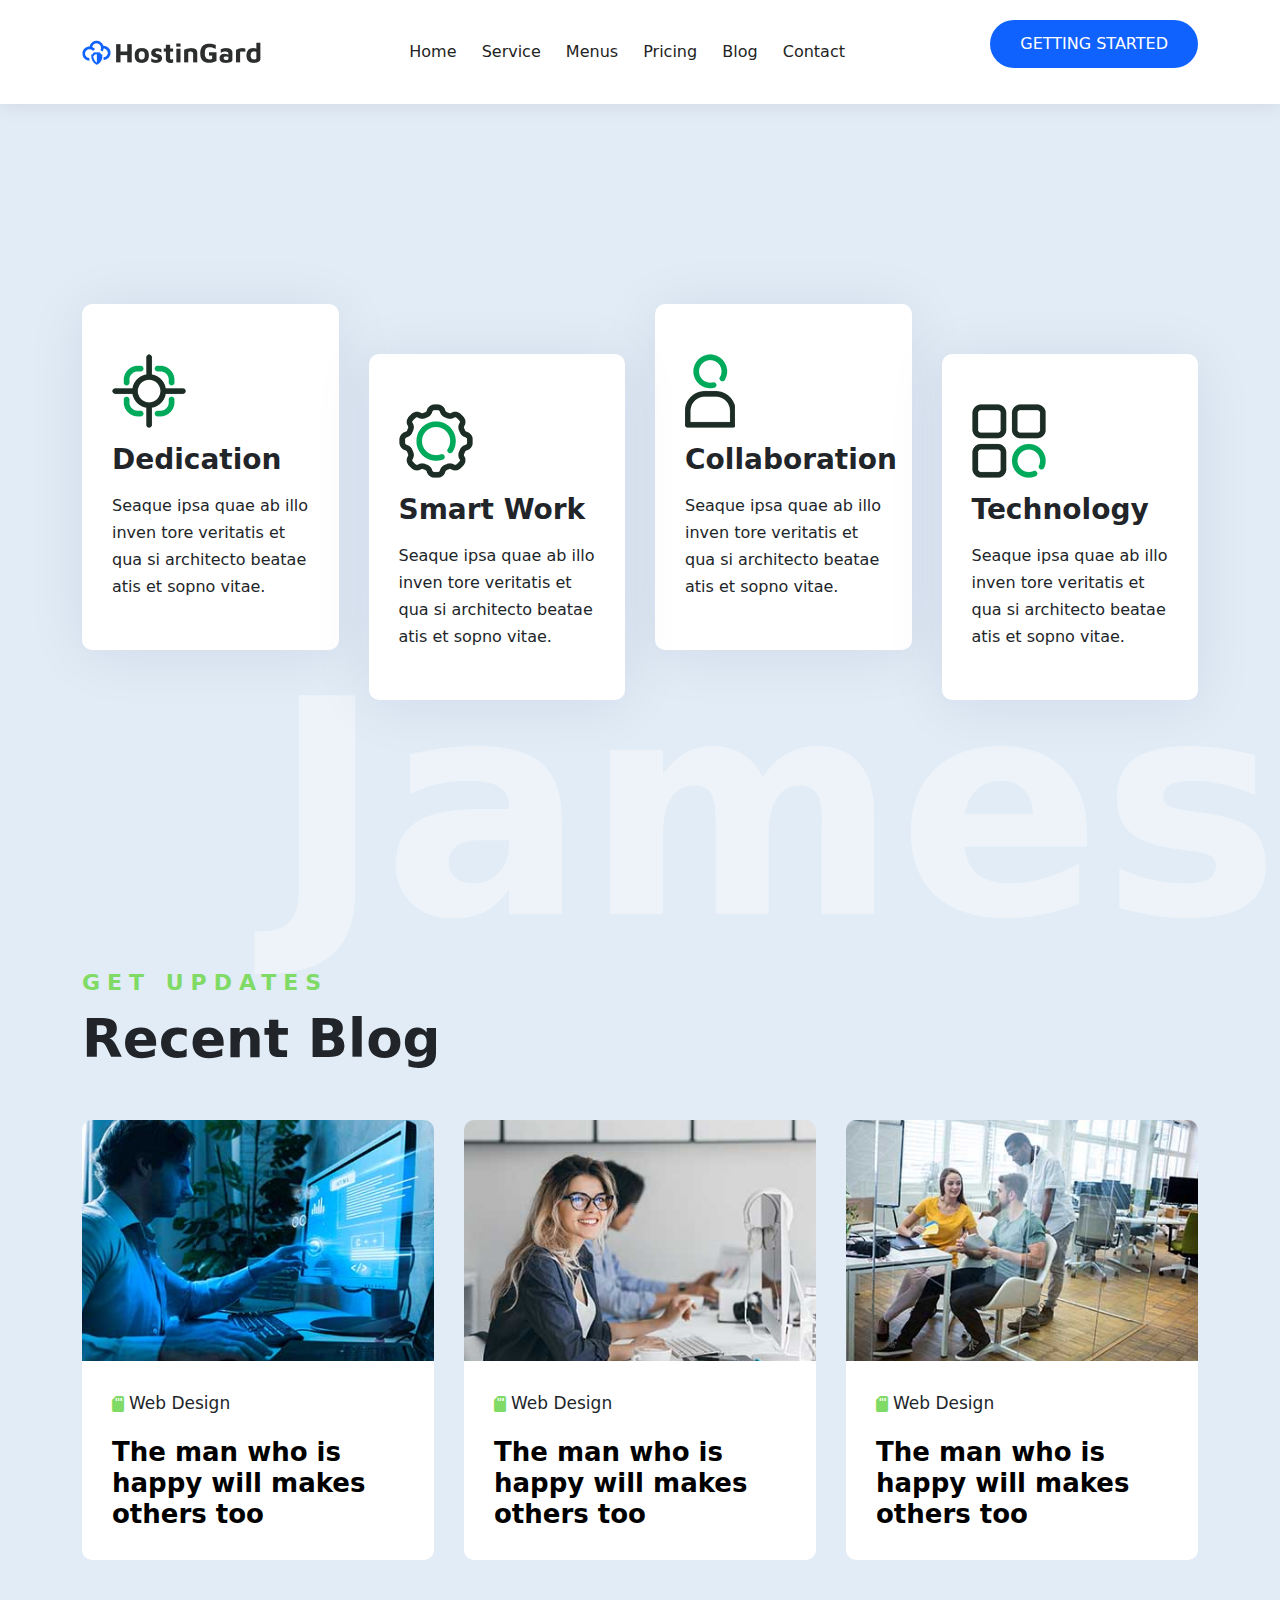
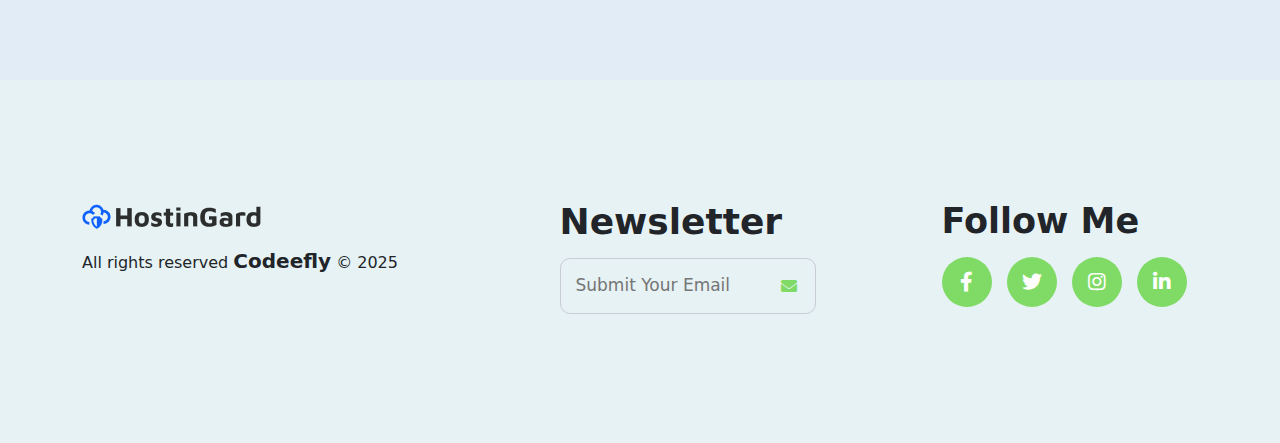
<file: blog.html>
<!DOCTYPE html>
<html lang="en">
<head>
    <meta charset="UTF-8">
    <meta name="viewport" content="width=device-width, initial-scale=1.0">
    <!-- ========== Page Title ========== -->
    <title>Work-15</title>
    <!-- ========== Strat Stylesheet ========== -->
     <link rel="stylesheet" href="assets/css/bootstrap.min.css">
     <link rel="stylesheet" href="assets/css/font-awesome.min.css">
     <link rel="stylesheet" href="assets/css/aos.css">
     <link rel="stylesheet" href="assets/css/swiper-bundle.min.css">
     <link rel="stylesheet" href="assets/css/venobox.min.css">
     <link rel="stylesheet" href="assets/css/validnavs.css">
     <link rel="stylesheet" href="assets/css/style.css">
     <link rel="stylesheet" href="assets/css/responsive.css">
    <!-- ========== End Stylesheet ========== -->
</head>
<body>
    <div id="progress-wrap" class="progress-wrap">
		<svg class="progress-circle svg-content" width="100%" height="100%" viewBox="-1 -1 102 102">
			<path id="progress-path" d="M50,1 a49,49 0 0,1 0,98 a49,49 0 0,1 0,-98"/>
		</svg>
	</div>

    <!-- Start Header Area 
    ============================================= -->
    <header>
        <!-- Start Navigation -->
        <nav class="navbar mobile-sidenav attr-border navbar-sticky validnavs on menu-center no-full brand-top">

            <!-- Start Top Search -->
            <div class="top-search">
                <div class="container-xl">
                    <div class="input-group">
                        <span class="input-group-addon"><i class="fa fa-search"></i></span>
                        <input type="text" class="form-control" placeholder="Search">
                        <span class="input-group-addon close-search"><i class="fa fa-times"></i></span>
                    </div>
                </div>
            </div>
            <!-- End Top Search -->

            <div class="container d-flex justify-content-between align-items-center">

                

                <!-- Start Header Navigation -->
                <div class="navbar-header">
                    <button type="button" class="navbar-toggle" data-toggle="collapse" data-target="#navbar-menu">
                        <i class="fa fa-bars"></i>
                    </button>
                    <a class="navbar-brand" href="index.html">
                        
                        <img src="assets/images/logo/logo-01.png" class="logo logo-scrolled" alt="Logo">
                    </a>
                 </div>
                 <!-- End Header Navigation -->

                <!-- Collect the nav links, forms, and other content for toggling -->
                <div class="collapse navbar-collapse" id="navbar-menu">

                    
                    <div class="collapse-header">
                        <img src="assets/images/logo/logo-01.png">
                        <button type="button" class="navbar-toggle" data-toggle="collapse"    data-target="#navbar-menu">
                        <i class="fa fa-times fa-bars"></i>
                    </button>
                    </div>
                    
                    <ul class="nav navbar-nav navbar-right" data-in="fadeInDown" data-out="fadeOutUp">
                        <li>
                            <a href="index.html" class="dropdown-toggle" data-toggle="dropdown" >Home</a>
                            
                        </li>
                        <li>
                            <a href="service.html" class="dropdown-toggle active" data-toggle="dropdown" >Service</a>
                            
                        </li>
                        
                        <li>
                            <a href="feature.html" class="dropdown-toggle active" data-toggle="dropdown" >Menus</a>
                            
                        </li>  
                        <li>
                            <a href="pricing.html" class="dropdown-toggle active" data-toggle="dropdown" >Pricing</a>
                            
                        </li>
                        <li>
                            <a href="blog.html" class="dropdown-toggle" data-toggle="dropdown" >Blog</a>
                            
                        </li>
                        <li>
                            <a href="contact.html">contact</a>
                        </li>
                    </ul>
                </div><!-- /.navbar-collapse -->

            <!-- Start Atribute Navigation -->
            <div class="attr-nav">
                <ul>
                    <li><a href="#">getting started</a></li>
                </ul>
            </div>        
            <!-- End Atribute Navigation -->

            

            </div> 
            <!-- Overlay screen for menu -->
            <div class="overlay-screen"></div>
            <!-- End Overlay screen for menu -->  
            
        </nav>
        <!-- End Navigation -->

    </header>

    <!-- End Header Area -->

    <!-- Start Feature Area 
    ============================================= -->
    <div class="feature-one-area">
        <span>James</span>
        <div class="container">
            <div class="row">
                <!--Start Single Item-->
                <div class="col-lg-3 col-md-6">
                    <div class="feature-one-item">
                        <img src="assets/images/feature/feature-01.png" alt="feature-01">
                        <h4>Dedication</h4>
                        <p>
                            Seaque ipsa quae ab illo inven tore veritatis et qua si architecto beatae atis et sopno vitae.
                        </p>
                    </div>
                </div>
                <!--End Single Item-->
                <!--Start Single Item-->
                <div class="col-lg-3 col-md-6">
                    <div class="feature-one-item dynamik-relative">
                        <img src="assets/images/feature/feature-02.png" alt="feature-02">
                        <h4>Smart Work</h4>
                        <p>
                            Seaque ipsa quae ab illo inven tore veritatis et qua si architecto beatae atis et sopno vitae.
                        </p>
                    </div>
                </div>
                <!--End Single Item-->
                <!--Start Single Item-->
                <div class="col-lg-3 col-md-6">
                    <div class="feature-one-item">
                        <img src="assets/images/feature/feature-03.png" alt="feature-03">
                        <h4>Collaboration</h4>
                        <p>
                            Seaque ipsa quae ab illo inven tore veritatis et qua si architecto beatae atis et sopno vitae.
                        </p>
                    </div>
                </div>
                <!--End Single Item-->
                <!--Start Single Item-->
                <div class="col-lg-3 col-md-6">
                    <div class="feature-one-item dynamik-relative">
                        <img src="assets/images/feature/feature-04.png" alt="feature-04">
                        <h4>Technology</h4>
                        <p>
                            Seaque ipsa quae ab illo inven tore veritatis et qua si architecto beatae atis et sopno vitae.
                        </p>
                    </div>
                </div>
                <!--End Single Item-->
            </div>
        </div>
    </div>
    <!-- End Feature Area -->

    <!-- Start Blog Area 
    ============================================= -->
    <div class="blog-one-area">
        <div class="container">
            <div class="row">
                <div class="col-lg-5">
                    <div class="blog-one-heading">
                        <h5>Get Updates</h5>
                        <h3>Recent Blog</h3>
                    </div>
                </div>
            </div>
            <div class="row">
                <div class="col-lg-12">
                    <div class="blog-style-one-carousel swiper">
                        <!-- Additional required wrapper -->
                        <div class="swiper-wrapper">
                            <!-- Slides -->
                            <div class="swiper-slide">
                                <div class="blog-style-one-item">
                                    <div class="thumb">
                                        <img src="assets/images/blog/blog-01.jpg">
                                    </div>
                                    <div class="blog-info">
                                        <div class="blog-card d-flex align-center">
                                            <i class="fas fa-sd-card"></i>
                                            <p>
                                                web design
                                            </p>
                                        </div>
                                        <a href="#"><h3>The man who is happy will makes others too</h3></a>
                                    </div>
                                </div>
                            </div>
                            <!-- End Slides -->
                             <!-- Slides -->
                            <div class="swiper-slide">
                                <div class="blog-style-one-item">
                                    <div class="thumb">
                                        <img src="assets/images/blog/blog-02.jpg">
                                    </div>
                                    <div class="blog-info">
                                        <div class="blog-card d-flex align-center">
                                            <i class="fas fa-sd-card"></i>
                                            <p>
                                                web design
                                            </p>
                                        </div>
                                        <a href="#"><h3>The man who is happy will makes others too</h3></a>
                                    </div>
                                </div>
                            </div>
                            <!-- End Slides -->
                             <!-- Slides -->
                            <div class="swiper-slide">
                                <div class="blog-style-one-item">
                                    <div class="thumb">
                                        <img src="assets/images/blog/blog-03.jpg">
                                    </div>
                                    <div class="blog-info">
                                        <div class="blog-card d-flex align-center">
                                            <i class="fas fa-sd-card"></i>
                                            <p>
                                                web design
                                            </p>
                                        </div>
                                        <a href="#"><h3>The man who is happy will makes others too</h3></a>
                                    </div>
                                </div>
                            </div>
                            <!-- End Slides -->
                             <!-- Slides -->
                            <div class="swiper-slide">
                                <div class="blog-style-one-item">
                                    <div class="thumb">
                                        <img src="assets/images/blog/blog-04.jpg">
                                    </div>
                                    <div class="blog-info">
                                        <div class="blog-card d-flex align-center">
                                            <i class="fas fa-sd-card"></i>
                                            <p>
                                                web design
                                            </p>
                                        </div>
                                        <a href="#"><h3>The man who is happy will makes others too</h3></a>
                                    </div>
                                </div>
                            </div>
                            <!-- End Slides -->
                             <!-- Slides -->
                            <div class="swiper-slide">
                                <div class="blog-style-one-item">
                                    <div class="thumb">
                                        <img src="assets/images/blog/blog-05.jpg">
                                    </div>
                                    <div class="blog-info">
                                        <div class="blog-card d-flex align-center">
                                            <i class="fas fa-sd-card"></i>
                                            <p>
                                                web design
                                            </p>
                                        </div>
                                        <a href="#"><h3>The man who is happy will makes others too</h3></a>
                                    </div>
                                </div>
                            </div>
                            <!-- End Slides -->
                             <!-- Slides -->
                            <div class="swiper-slide">
                                <div class="blog-style-one-item">
                                    <div class="thumb">
                                        <img src="assets/images/blog/blog-04.jpg">
                                    </div>
                                    <div class="blog-info">
                                        <div class="blog-card d-flex align-center">
                                            <i class="fas fa-sd-card"></i>
                                            <p>
                                                web design
                                            </p>
                                        </div>
                                        <a href="#"><h3>The man who is happy will makes others too</h3></a>
                                    </div>
                                </div>
                            </div>
                            <!-- End Slides -->
                        </div>
                    </div>
                </div>
            </div>
        </div>
    </div>
    <!-- End Blog Area -->

    <!-- Start Footer Area 
    ============================================= -->
    <div class="footer-one-area">
        <div class="container">
            <div class="row">
                <div class="col-lg-4">
                    <div class="footer-one-left">
                        <img src="assets/images/logo/logo-01.png">
                        <p>
                            All rights reserved <span>Codeefly</span> © 2025
                        </p>
                    </div>
                </div>
                <div class="col-lg-3 offset-lg-1">
                    <div class="footer-center-item">
                        <h3>Newsletter</h3>
                        <form action="#">
                            <div class="subscribe-info">
                                <input type="email" placeholder="submit your email">
                                <i class="fas fa-envelope"></i>
                            </div>
                        </form>
                    </div>
                </div>
                <div class="col-lg-3 offset-lg-1">
                    <div class="footer-right">
                        <h3>Follow Me</h3>
                        <ul class="footer-social">
                            <li>
                                <a href="#"><i class="fab fa-facebook-f"></i></a>
                            </li>
                            <li>
                                <a href="#"><i class="fab fa-twitter"></i></a>
                            </li>
                            <li>
                                <a href="#"><i class="fab fa-instagram"></i></a>
                            </li>
                            <li>
                                <a href="#"><i class="fab fa-linkedin-in"></i></a>
                            </li>
                        </ul>
                    </div>
                </div>
            </div>
        </div>
    </div>
    <!-- End Footer Area -->

    <!-- jQuery Frameworks
    ============================================= -->
    <script src="assets/js/jquery-1.12.4.min.js"></script>
    <script src="assets/js/bootstrap.bundle.min.js"></script>
    <script src="assets/js/aos.js"></script>
    <script src="assets/js/typed.min.js"></script>
    <script src="assets/js/swiper-bundle.min.js"></script>
    <script src="assets/js/venobox.min.js"></script>
    <script src="assets/js/waypoints.min.js"></script>
    <script src="assets/js/jquery.counterup.min.js"></script>
    <script src="assets/js/validnavs.js"></script>
    <script src="assets/js/script.js"></script>
    
</body>
</html>
</file>
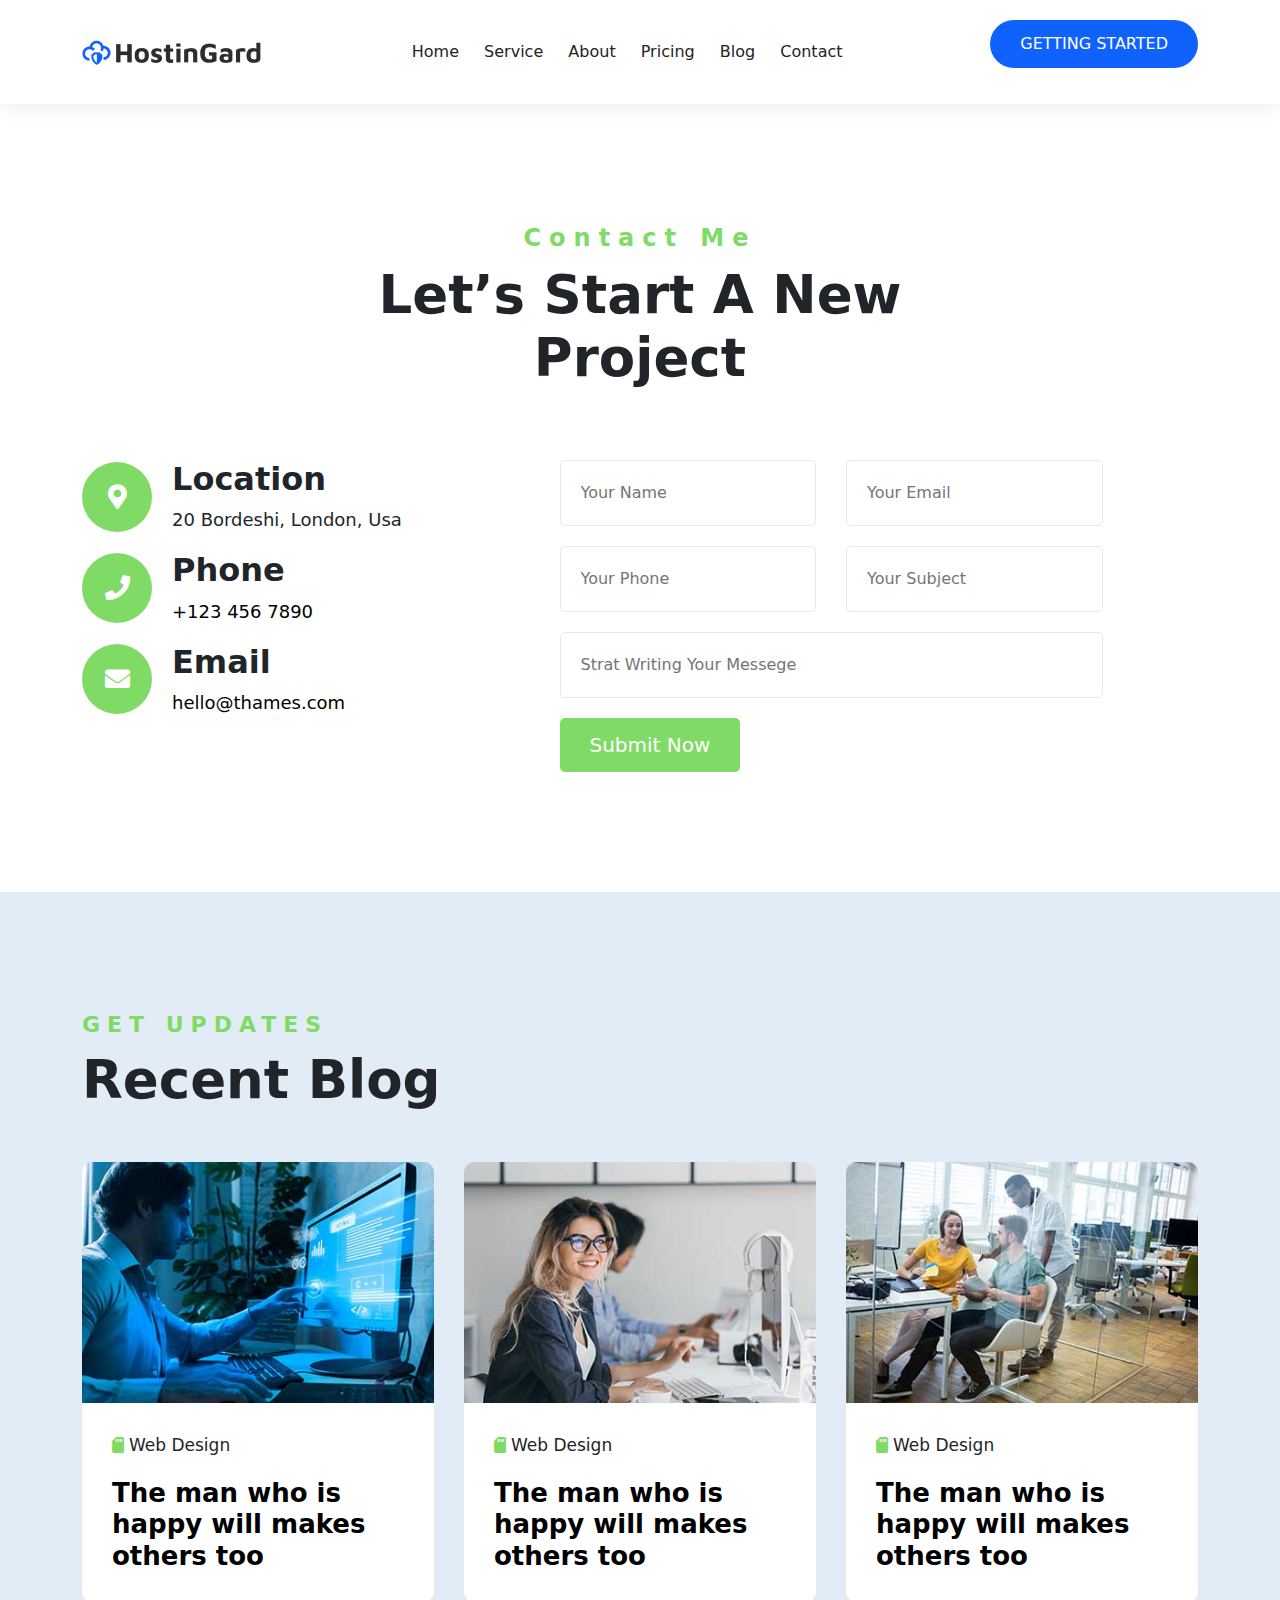
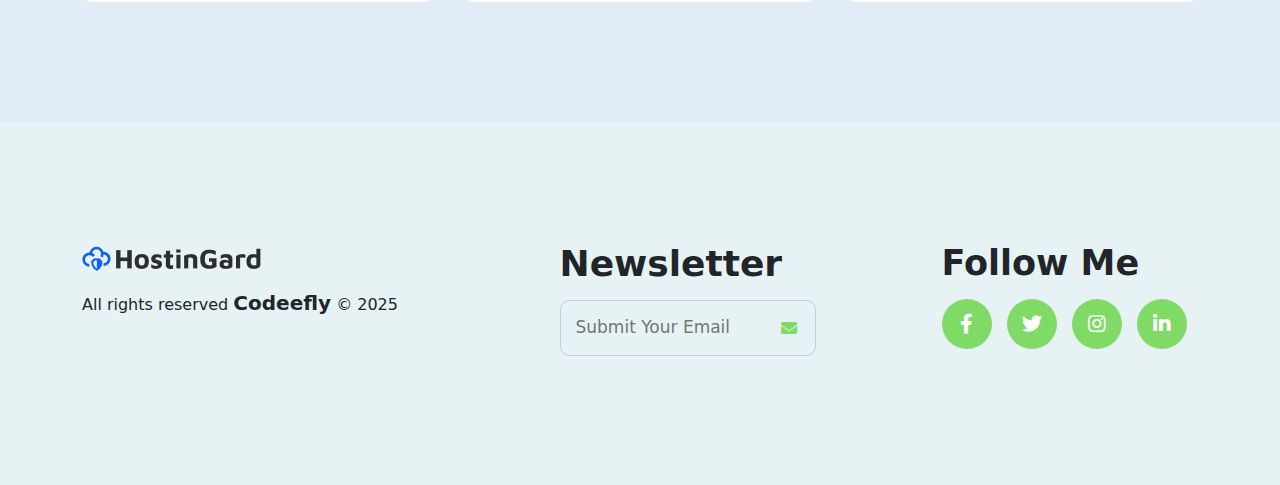
<file: contact.html>
<!DOCTYPE html>
<html lang="en">
<head>
    <meta charset="UTF-8">
    <meta name="viewport" content="width=device-width, initial-scale=1.0">
    <!-- ========== Page Title ========== -->
    <title>Work-15</title>
    <!-- ========== Strat Stylesheet ========== -->
     <link rel="stylesheet" href="assets/css/bootstrap.min.css">
     <link rel="stylesheet" href="assets/css/font-awesome.min.css">
     <link rel="stylesheet" href="assets/css/aos.css">
     <link rel="stylesheet" href="assets/css/swiper-bundle.min.css">
     <link rel="stylesheet" href="assets/css/venobox.min.css">
     <link rel="stylesheet" href="assets/css/validnavs.css">
     <link rel="stylesheet" href="assets/css/style.css">
     <link rel="stylesheet" href="assets/css/responsive.css">
    <!-- ========== End Stylesheet ========== -->
</head>
<body>
    <div id="progress-wrap" class="progress-wrap">
		<svg class="progress-circle svg-content" width="100%" height="100%" viewBox="-1 -1 102 102">
			<path id="progress-path" d="M50,1 a49,49 0 0,1 0,98 a49,49 0 0,1 0,-98"/>
		</svg>
	</div>

    <!-- Start Header Area 
    ============================================= -->
    <header>
        <!-- Start Navigation -->
        <nav class="navbar mobile-sidenav attr-border navbar-sticky validnavs on menu-center no-full brand-top">

            <!-- Start Top Search -->
            <div class="top-search">
                <div class="container-xl">
                    <div class="input-group">
                        <span class="input-group-addon"><i class="fa fa-search"></i></span>
                        <input type="text" class="form-control" placeholder="Search">
                        <span class="input-group-addon close-search"><i class="fa fa-times"></i></span>
                    </div>
                </div>
            </div>
            <!-- End Top Search -->

            <div class="container d-flex justify-content-between align-items-center">

                

                <!-- Start Header Navigation -->
                <div class="navbar-header">
                    <button type="button" class="navbar-toggle" data-toggle="collapse" data-target="#navbar-menu">
                        <i class="fa fa-bars"></i>
                    </button>
                    <a class="navbar-brand" href="index.html">
                        
                        <img src="assets/images/logo/logo-01.png" class="logo logo-scrolled" alt="Logo">
                    </a>
                 </div>
                 <!-- End Header Navigation -->

                <!-- Collect the nav links, forms, and other content for toggling -->
                <div class="collapse navbar-collapse" id="navbar-menu">

                    
                    <div class="collapse-header">
                        <img src="assets/images/logo/logo-01.png">
                        <button type="button" class="navbar-toggle" data-toggle="collapse"    data-target="#navbar-menu">
                        <i class="fa fa-times fa-bars"></i>
                    </button>
                    </div>
                    
                    <ul class="nav navbar-nav navbar-right" data-in="fadeInDown" data-out="fadeOutUp">
                        <li>
                            <a href="index.html" class="dropdown-toggle" data-toggle="dropdown" >Home</a>
                            
                        </li>
                        <li>
                            <a href="service.html" class="dropdown-toggle active" data-toggle="dropdown" >Service</a>
                            
                        </li>
                        
                        <li>
                            <a href="feature.html" class="dropdown-toggle active" data-toggle="dropdown" >About</a>
                            
                        </li>  
                        <li>
                            <a href="pricing.html" class="dropdown-toggle active" data-toggle="dropdown" >Pricing</a>
                            
                        </li>
                        <li>
                            <a href="blog.html" class="dropdown-toggle" data-toggle="dropdown" >Blog</a>
                            
                        </li>
                        <li>
                            <a href="contact.html">contact</a>
                        </li>
                    </ul>
                </div><!-- /.navbar-collapse -->

            <!-- Start Atribute Navigation -->
            <div class="attr-nav">
                <ul>
                    <li><a href="#">getting started</a></li>
                </ul>
            </div>        
            <!-- End Atribute Navigation -->

            

            </div> 
            <!-- Overlay screen for menu -->
            <div class="overlay-screen"></div>
            <!-- End Overlay screen for menu -->  
            
        </nav>
        <!-- End Navigation -->

    </header>
    
    <!-- End Header Area -->

    <!-- Start Contact Area 
    ============================================= -->
    <div class="contact-one-area">
        <div class="container">
            <div class="row">
                <div class="col-lg-7 m-auto text-center">
                    <div class="contact-one-heading">
                        <h5>Contact Me</h5>
                        <h3>Let’s Start A New Project</h3>
                    </div>
                </div>
            </div>
            <div class="row">
                <div class="col-lg-5">
                    <ul class="contact-item">
                        <li class="d-flex align-center">
                            <i class="fas fa-map-marker-alt"></i>
                            <div class="info">
                                <h5>Location</h5>
                                <p>
                                    20 Bordeshi, London, Usa
                                </p>
                            </div>
                        </li>
                        <li class="d-flex align-center">
                            <i class="fas fa-phone"></i>
                            <div class="info">
                                <h5>Phone</h5>
                                <a href="#"><p>+123 456 7890</p></a>
                            </div>
                        </li>
                        <li class="d-flex align-center">
                            <i class="fas fa-envelope"></i>
                            <div class="info">
                                <h5>Email</h5>
                                <a href="#"><p>hello@thames.com</p></a>
                            </div>
                        </li>
                    </ul>
                </div>
                <div class="col-lg-6">
                    <div class="row">
                        <div class="col-lg-6">
                            <div class="contact-one-item">
                                <input type="text" placeholder="Your Name" class="contact-form">
                            </div>
                        </div>
                        <div class="col-lg-6">
                            <div class="contact-one-item">
                                <input type="email" placeholder="Your Email" class="contact-form">
                            </div>
                        </div>
                    </div>
                    <div class="row">
                        <div class="col-lg-6">
                            <div class="contact-one-item">
                                <input type="text" placeholder="Your Phone" class="contact-form">
                            </div>
                        </div>
                        <div class="col-lg-6">
                            <div class="contact-one-item">
                                <input type="text" placeholder="Your Subject" class="contact-form">
                            </div>
                        </div>
                    </div>
                    <div class="row">
                        <div class="col-lg-12">
                            <div class="contact-one-item">
                                <input type="text" placeholder="Strat Writing Your Messege" class="contact-form" id="input-messege">
                            </div>
                        </div>
                    </div>
                    <div class="row">
                        <div class="col-lg-6">
                            <a href="#" class="btn-sm">submit Now</a>
                        </div>
                    </div>
                </div>
            </div>
        </div>
    </div>
    <!-- End Contact Area -->

    <!-- Start Blog Area 
    ============================================= -->
    <div class="blog-one-area">
        <div class="container">
            <div class="row">
                <div class="col-lg-5">
                    <div class="blog-one-heading">
                        <h5>Get Updates</h5>
                        <h3>Recent Blog</h3>
                    </div>
                </div>
            </div>
            <div class="row">
                <div class="col-lg-12">
                    <div class="blog-style-one-carousel swiper">
                        <!-- Additional required wrapper -->
                        <div class="swiper-wrapper">
                            <!-- Slides -->
                            <div class="swiper-slide">
                                <div class="blog-style-one-item">
                                    <div class="thumb">
                                        <img src="assets/images/blog/blog-01.jpg">
                                    </div>
                                    <div class="blog-info">
                                        <div class="blog-card d-flex align-center">
                                            <i class="fas fa-sd-card"></i>
                                            <p>
                                                web design
                                            </p>
                                        </div>
                                        <a href="#"><h3>The man who is happy will makes others too</h3></a>
                                    </div>
                                </div>
                            </div>
                            <!-- End Slides -->
                             <!-- Slides -->
                            <div class="swiper-slide">
                                <div class="blog-style-one-item">
                                    <div class="thumb">
                                        <img src="assets/images/blog/blog-02.jpg">
                                    </div>
                                    <div class="blog-info">
                                        <div class="blog-card d-flex align-center">
                                            <i class="fas fa-sd-card"></i>
                                            <p>
                                                web design
                                            </p>
                                        </div>
                                        <a href="#"><h3>The man who is happy will makes others too</h3></a>
                                    </div>
                                </div>
                            </div>
                            <!-- End Slides -->
                             <!-- Slides -->
                            <div class="swiper-slide">
                                <div class="blog-style-one-item">
                                    <div class="thumb">
                                        <img src="assets/images/blog/blog-03.jpg">
                                    </div>
                                    <div class="blog-info">
                                        <div class="blog-card d-flex align-center">
                                            <i class="fas fa-sd-card"></i>
                                            <p>
                                                web design
                                            </p>
                                        </div>
                                        <a href="#"><h3>The man who is happy will makes others too</h3></a>
                                    </div>
                                </div>
                            </div>
                            <!-- End Slides -->
                             <!-- Slides -->
                            <div class="swiper-slide">
                                <div class="blog-style-one-item">
                                    <div class="thumb">
                                        <img src="assets/images/blog/blog-04.jpg">
                                    </div>
                                    <div class="blog-info">
                                        <div class="blog-card d-flex align-center">
                                            <i class="fas fa-sd-card"></i>
                                            <p>
                                                web design
                                            </p>
                                        </div>
                                        <a href="#"><h3>The man who is happy will makes others too</h3></a>
                                    </div>
                                </div>
                            </div>
                            <!-- End Slides -->
                             <!-- Slides -->
                            <div class="swiper-slide">
                                <div class="blog-style-one-item">
                                    <div class="thumb">
                                        <img src="assets/images/blog/blog-05.jpg">
                                    </div>
                                    <div class="blog-info">
                                        <div class="blog-card d-flex align-center">
                                            <i class="fas fa-sd-card"></i>
                                            <p>
                                                web design
                                            </p>
                                        </div>
                                        <a href="#"><h3>The man who is happy will makes others too</h3></a>
                                    </div>
                                </div>
                            </div>
                            <!-- End Slides -->
                             <!-- Slides -->
                            <div class="swiper-slide">
                                <div class="blog-style-one-item">
                                    <div class="thumb">
                                        <img src="assets/images/blog/blog-04.jpg">
                                    </div>
                                    <div class="blog-info">
                                        <div class="blog-card d-flex align-center">
                                            <i class="fas fa-sd-card"></i>
                                            <p>
                                                web design
                                            </p>
                                        </div>
                                        <a href="#"><h3>The man who is happy will makes others too</h3></a>
                                    </div>
                                </div>
                            </div>
                            <!-- End Slides -->
                        </div>
                    </div>
                </div>
            </div>
        </div>
    </div>
    <!-- End Blog Area -->

    <!-- Start Footer Area 
    ============================================= -->
    <div class="footer-one-area">
        <div class="container">
            <div class="row">
                <div class="col-lg-4">
                    <div class="footer-one-left">
                        <img src="assets/images/logo/logo-01.png">
                        <p>
                            All rights reserved <span>Codeefly</span> © 2025
                        </p>
                    </div>
                </div>
                <div class="col-lg-3 offset-lg-1">
                    <div class="footer-center-item">
                        <h3>Newsletter</h3>
                        <form action="#">
                            <div class="subscribe-info">
                                <input type="email" placeholder="submit your email">
                                <i class="fas fa-envelope"></i>
                            </div>
                        </form>
                    </div>
                </div>
                <div class="col-lg-3 offset-lg-1">
                    <div class="footer-right">
                        <h3>Follow Me</h3>
                        <ul class="footer-social">
                            <li>
                                <a href="#"><i class="fab fa-facebook-f"></i></a>
                            </li>
                            <li>
                                <a href="#"><i class="fab fa-twitter"></i></a>
                            </li>
                            <li>
                                <a href="#"><i class="fab fa-instagram"></i></a>
                            </li>
                            <li>
                                <a href="#"><i class="fab fa-linkedin-in"></i></a>
                            </li>
                        </ul>
                    </div>
                </div>
            </div>
        </div>
    </div>
    <!-- End Footer Area -->

    <!-- jQuery Frameworks
    ============================================= -->
    <script src="assets/js/jquery-1.12.4.min.js"></script>
    <script src="assets/js/bootstrap.bundle.min.js"></script>
    <script src="assets/js/aos.js"></script>
    <script src="assets/js/typed.min.js"></script>
    <script src="assets/js/swiper-bundle.min.js"></script>
    <script src="assets/js/venobox.min.js"></script>
    <script src="assets/js/waypoints.min.js"></script>
    <script src="assets/js/jquery.counterup.min.js"></script>
    <script src="assets/js/validnavs.js"></script>
    <script src="assets/js/script.js"></script>
    
</body>
</html>
</file>
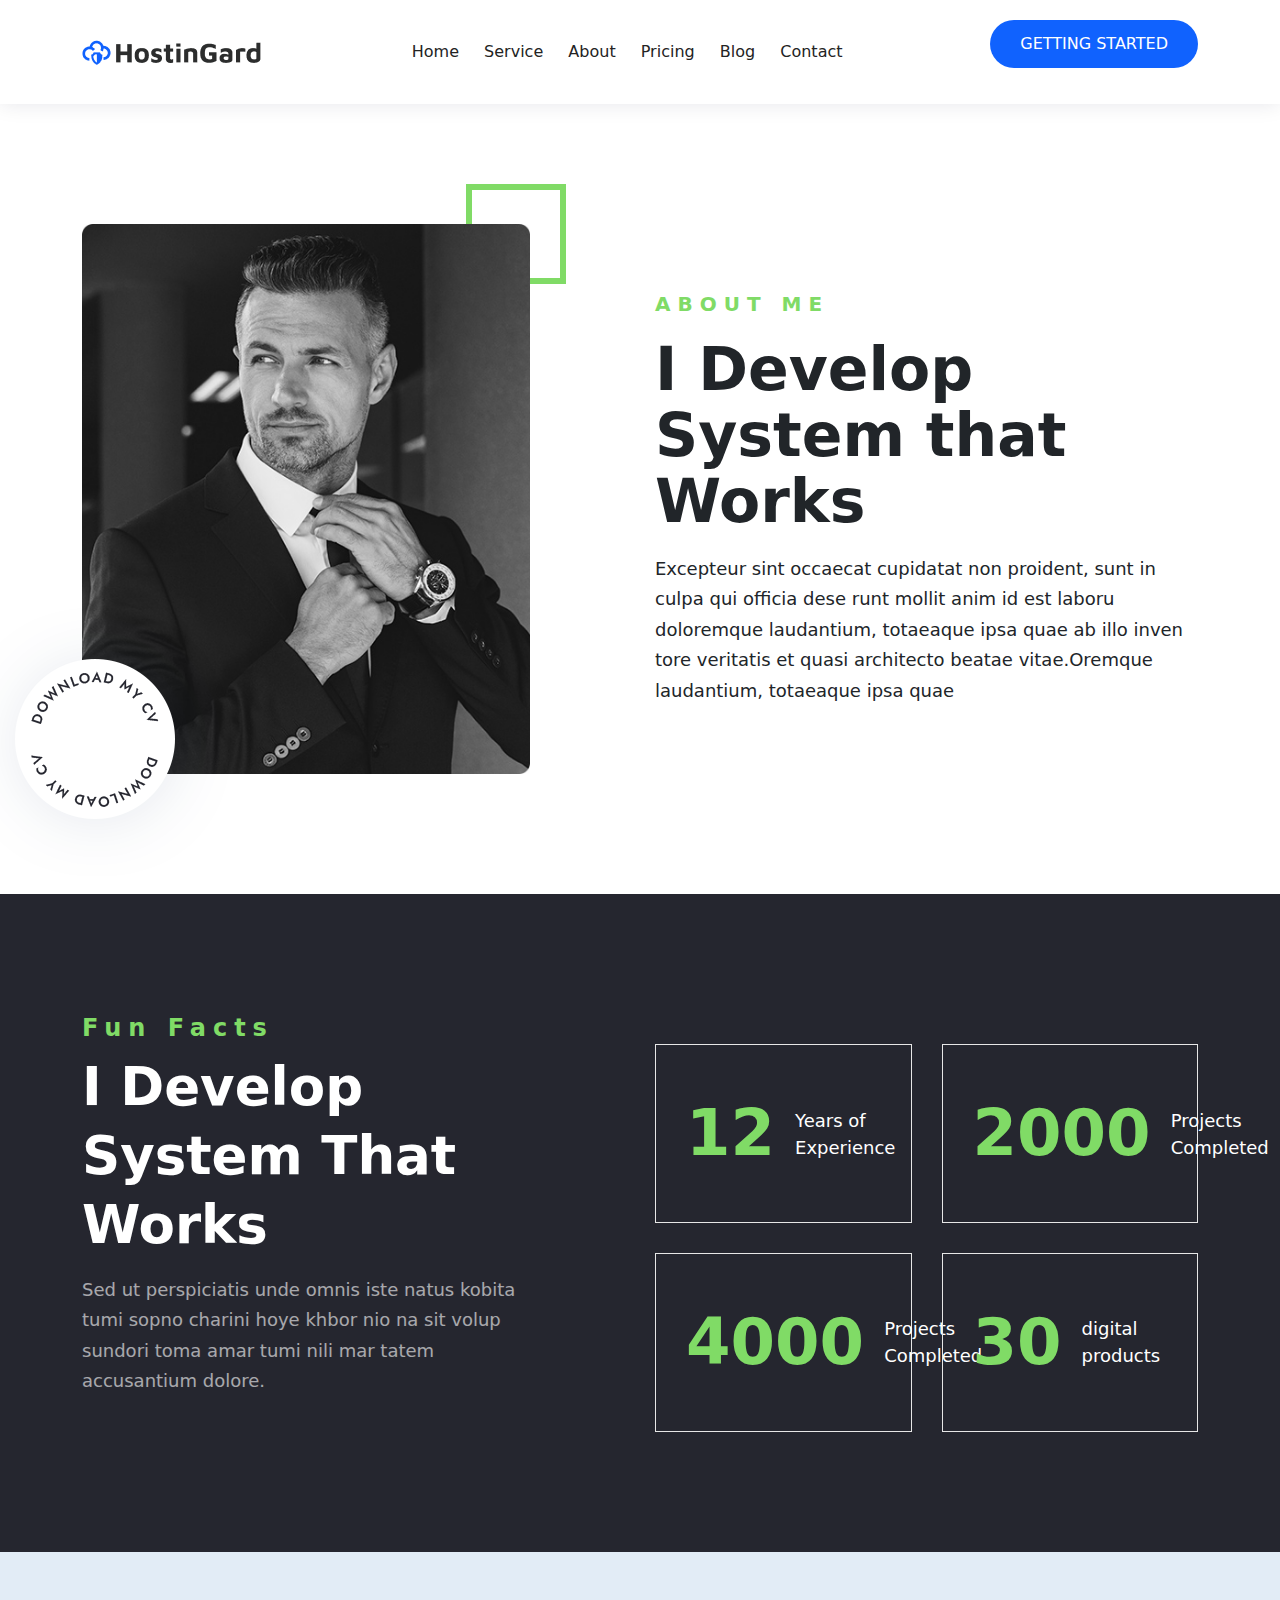
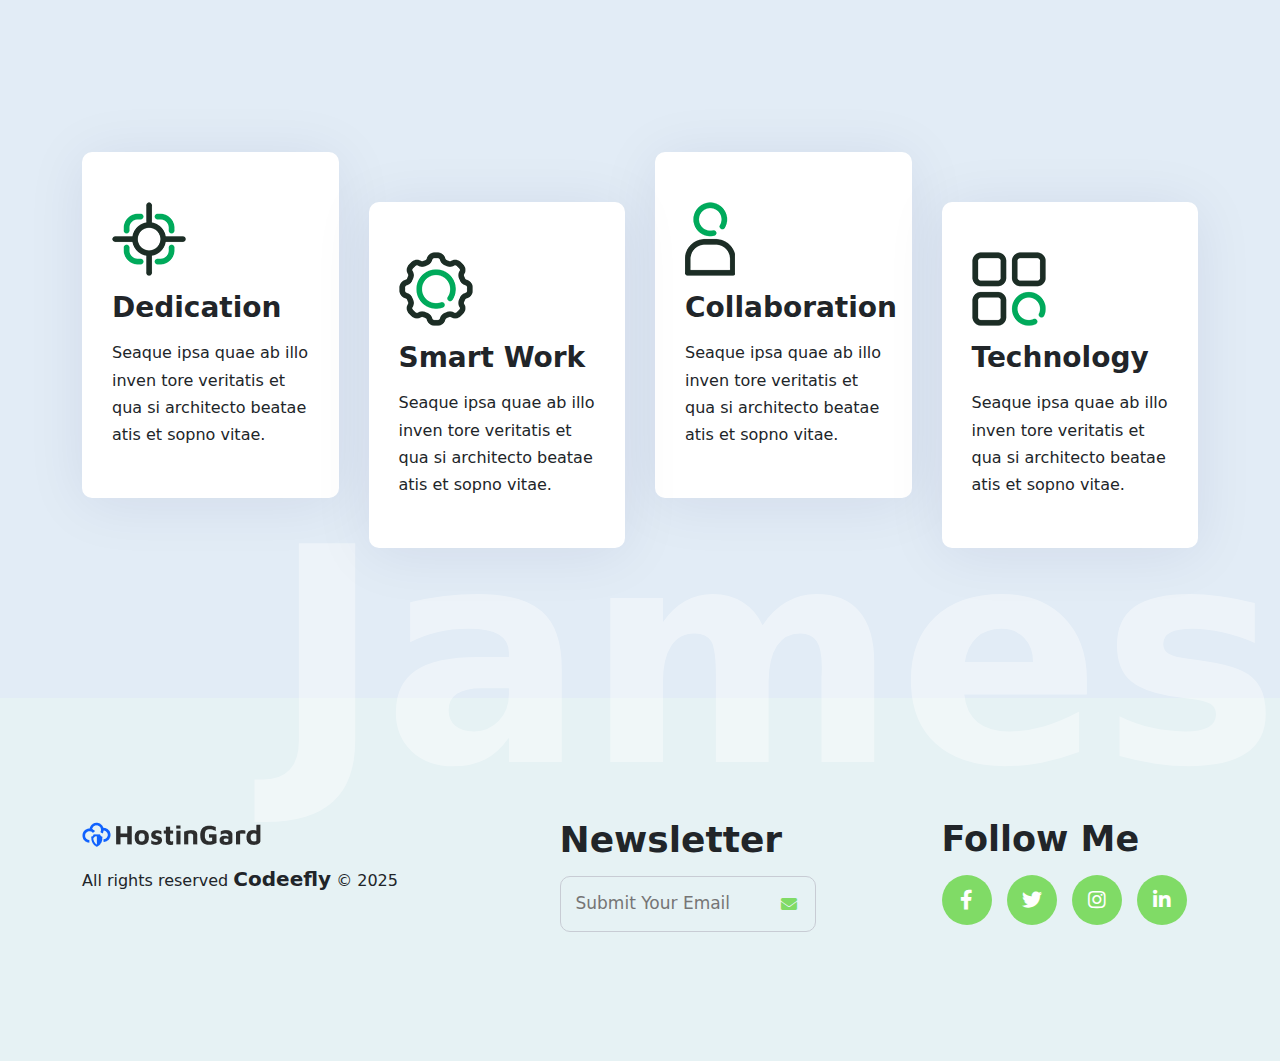
<file: feature.html>
<!DOCTYPE html>
<html lang="en">
<head>
    <meta charset="UTF-8">
    <meta name="viewport" content="width=device-width, initial-scale=1.0">
    <!-- ========== Page Title ========== -->
    <title>Work-15</title>
    <!-- ========== Strat Stylesheet ========== -->
     <link rel="stylesheet" href="assets/css/bootstrap.min.css">
     <link rel="stylesheet" href="assets/css/font-awesome.min.css">
     <link rel="stylesheet" href="assets/css/aos.css">
     <link rel="stylesheet" href="assets/css/swiper-bundle.min.css">
     <link rel="stylesheet" href="assets/css/venobox.min.css">
     <link rel="stylesheet" href="assets/css/validnavs.css">
     <link rel="stylesheet" href="assets/css/style.css">
     <link rel="stylesheet" href="assets/css/responsive.css">
    <!-- ========== End Stylesheet ========== -->
</head>
<body>
    <div id="progress-wrap" class="progress-wrap">
		<svg class="progress-circle svg-content" width="100%" height="100%" viewBox="-1 -1 102 102">
			<path id="progress-path" d="M50,1 a49,49 0 0,1 0,98 a49,49 0 0,1 0,-98"/>
		</svg>
	</div>

    <!-- Start Header Area 
    ============================================= -->
    <header>
        <!-- Start Navigation -->
        <nav class="navbar mobile-sidenav attr-border navbar-sticky validnavs on menu-center no-full brand-top">

            <!-- Start Top Search -->
            <div class="top-search">
                <div class="container-xl">
                    <div class="input-group">
                        <span class="input-group-addon"><i class="fa fa-search"></i></span>
                        <input type="text" class="form-control" placeholder="Search">
                        <span class="input-group-addon close-search"><i class="fa fa-times"></i></span>
                    </div>
                </div>
            </div>
            <!-- End Top Search -->

            <div class="container d-flex justify-content-between align-items-center">

                

                <!-- Start Header Navigation -->
                <div class="navbar-header">
                    <button type="button" class="navbar-toggle" data-toggle="collapse" data-target="#navbar-menu">
                        <i class="fa fa-bars"></i>
                    </button>
                    <a class="navbar-brand" href="index.html">
                        
                        <img src="assets/images/logo/logo-01.png" class="logo logo-scrolled" alt="Logo">
                    </a>
                 </div>
                 <!-- End Header Navigation -->

                <!-- Collect the nav links, forms, and other content for toggling -->
                <div class="collapse navbar-collapse" id="navbar-menu">

                    
                    <div class="collapse-header">
                        <img src="assets/images/logo/logo-01.png">
                        <button type="button" class="navbar-toggle" data-toggle="collapse"    data-target="#navbar-menu">
                        <i class="fa fa-times fa-bars"></i>
                    </button>
                    </div>
                    
                    <ul class="nav navbar-nav navbar-right" data-in="fadeInDown" data-out="fadeOutUp">
                        <li>
                            <a href="index.html" class="dropdown-toggle" data-toggle="dropdown" >Home</a>
                            
                        </li>
                        <li>
                            <a href="service.html" class="dropdown-toggle active" data-toggle="dropdown" >Service</a>
                            
                        </li>
                        
                        <li>
                            <a href="feature.html" class="dropdown-toggle active" data-toggle="dropdown" >About</a>
                            
                        </li>  
                        <li>
                            <a href="pricing.html" class="dropdown-toggle active" data-toggle="dropdown" >Pricing</a>
                            
                        </li>
                        <li>
                            <a href="blog.html" class="dropdown-toggle" data-toggle="dropdown" >Blog</a>
                            
                        </li>
                        <li>
                            <a href="contact.html">contact</a>
                        </li>
                    </ul>
                </div><!-- /.navbar-collapse -->

            <!-- Start Atribute Navigation -->
            <div class="attr-nav">
                <ul>
                    <li><a href="#">getting started</a></li>
                </ul>
            </div>        
            <!-- End Atribute Navigation -->

            

            </div> 
            <!-- Overlay screen for menu -->
            <div class="overlay-screen"></div>
            <!-- End Overlay screen for menu -->  
            
        </nav>
        <!-- End Navigation -->

    </header>
    
    <!-- End Header Area -->

        <!-- Start About Area 
    ============================================= -->
    <div class="about-one-area">
        <div class="container">
            <div class="row align-center">
                <div class="col-lg-5">
                    <div class="about-one-thumb">
                        <img class="about-one" src="assets/images/about/about-01.jpg">
                        <img class="about-two" src="assets/images/about/about-02.png">
                    </div>
                </div>
                <div class="col-lg-6 offset-lg-1">
                    <div class="about-style-one-content">
                        <h6>About Me</h6>
                        <h2>I Develop System that Works</h2>
                        <p>
                            Excepteur sint occaecat cupidatat non proident, sunt in culpa qui officia dese runt mollit anim id est laboru doloremque laudantium, totaeaque ipsa quae ab illo inven tore veritatis et quasi architecto beatae vitae.Oremque laudantium, totaeaque ipsa quae
                        </p>
                    </div>
                </div>
            </div>
        </div>
    </div>
    <!-- End About Area -->

    <!-- Start Funfact Area 
    ============================================= -->
    <div class="funfact-style-one-area text-white">
        <div class="container">
            <div class="row">
                <div class="col-lg-5">
                    <div class="funfact-style-one-content">
                        <h6>Fun Facts</h6>
                        <h3>I Develop System that Works</h3>
                        <p>
                            Sed ut perspiciatis unde omnis iste natus kobita tumi sopno charini hoye khbor nio na sit volup sundori toma amar tumi nili mar tatem accusantium dolore.
                        </p>
                    </div>
                </div>
                <div class="col-lg-6 offset-lg-1">
                    <div class="row">
                        <div class="col-lg-6 col-md-6">
                            <div class="funfact-style-one-item">
                                 <div class="funfact">
                                    <h2 class="counter">12</h2>
                                    <p>
                                        Years of Experience
                                    </p>  
                                 </div> 
                            </div>
                        </div>
                        <div class="col-lg-6 col-md-6">
                            <div class="funfact-style-one-item">
                                <div class="funfact">
                                    <h2 class="counter">2000</h2>
                                    <p>
                                        Projects Completed
                                    </p> 
                                 </div>  
                            </div>
                        </div>
                        <div class="col-lg-6 col-md-6">
                            <div class="funfact-style-one-item">
                                 <div class="funfact">
                                    <h2 class="counter">4000</h2>
                                    <p>
                                        Projects Completed
                                    </p> 
                                 </div> 
                            </div>
                        </div>
                        <div class="col-lg-6 col-md-6">
                            <div class="funfact-style-one-item">
                                 <div class="funfact">
                                    <h2 class="counter">30</h2>
                                    <p>
                                        digital products
                                    </p>  
                                 </div> 
                            </div>
                        </div>
                    </div>
                </div>
            </div>
        </div>
    </div>
    <!-- End Funfact Area -->

    <!-- Start Feature Area 
    ============================================= -->
    <div class="feature-one-area">
        <span>James</span>
        <div class="container">
            <div class="row">
                <!--Start Single Item-->
                <div class="col-lg-3 col-md-6">
                    <div class="feature-one-item">
                        <img src="assets/images/feature/feature-01.png" alt="feature-01">
                        <h4>Dedication</h4>
                        <p>
                            Seaque ipsa quae ab illo inven tore veritatis et qua si architecto beatae atis et sopno vitae.
                        </p>
                    </div>
                </div>
                <!--End Single Item-->
                <!--Start Single Item-->
                <div class="col-lg-3 col-md-6">
                    <div class="feature-one-item dynamik-relative">
                        <img src="assets/images/feature/feature-02.png" alt="feature-02">
                        <h4>Smart Work</h4>
                        <p>
                            Seaque ipsa quae ab illo inven tore veritatis et qua si architecto beatae atis et sopno vitae.
                        </p>
                    </div>
                </div>
                <!--End Single Item-->
                <!--Start Single Item-->
                <div class="col-lg-3 col-md-6">
                    <div class="feature-one-item">
                        <img src="assets/images/feature/feature-03.png" alt="feature-03">
                        <h4>Collaboration</h4>
                        <p>
                            Seaque ipsa quae ab illo inven tore veritatis et qua si architecto beatae atis et sopno vitae.
                        </p>
                    </div>
                </div>
                <!--End Single Item-->
                <!--Start Single Item-->
                <div class="col-lg-3 col-md-6">
                    <div class="feature-one-item dynamik-relative">
                        <img src="assets/images/feature/feature-04.png" alt="feature-04">
                        <h4>Technology</h4>
                        <p>
                            Seaque ipsa quae ab illo inven tore veritatis et qua si architecto beatae atis et sopno vitae.
                        </p>
                    </div>
                </div>
                <!--End Single Item-->
            </div>
        </div>
    </div>
    <!-- End Feature Area -->

    <!-- Start Footer Area 
    ============================================= -->
    <div class="footer-one-area">
        <div class="container">
            <div class="row">
                <div class="col-lg-4">
                    <div class="footer-one-left">
                        <img src="assets/images/logo/logo-01.png">
                        <p>
                            All rights reserved <span>Codeefly</span> © 2025
                        </p>
                    </div>
                </div>
                <div class="col-lg-3 offset-lg-1">
                    <div class="footer-center-item">
                        <h3>Newsletter</h3>
                        <form action="#">
                            <div class="subscribe-info">
                                <input type="email" placeholder="submit your email">
                                <i class="fas fa-envelope"></i>
                            </div>
                        </form>
                    </div>
                </div>
                <div class="col-lg-3 offset-lg-1">
                    <div class="footer-right">
                        <h3>Follow Me</h3>
                        <ul class="footer-social">
                            <li>
                                <a href="#"><i class="fab fa-facebook-f"></i></a>
                            </li>
                            <li>
                                <a href="#"><i class="fab fa-twitter"></i></a>
                            </li>
                            <li>
                                <a href="#"><i class="fab fa-instagram"></i></a>
                            </li>
                            <li>
                                <a href="#"><i class="fab fa-linkedin-in"></i></a>
                            </li>
                        </ul>
                    </div>
                </div>
            </div>
        </div>
    </div>
    <!-- End Footer Area -->

    <!-- jQuery Frameworks
    ============================================= -->
    <script src="assets/js/jquery-1.12.4.min.js"></script>
    <script src="assets/js/bootstrap.bundle.min.js"></script>
    <script src="assets/js/aos.js"></script>
    <script src="assets/js/typed.min.js"></script>
    <script src="assets/js/swiper-bundle.min.js"></script>
    <script src="assets/js/venobox.min.js"></script>
    <script src="assets/js/waypoints.min.js"></script>
    <script src="assets/js/jquery.counterup.min.js"></script>
    <script src="assets/js/validnavs.js"></script>
    <script src="assets/js/script.js"></script>
    
</body>
</html>
</file>
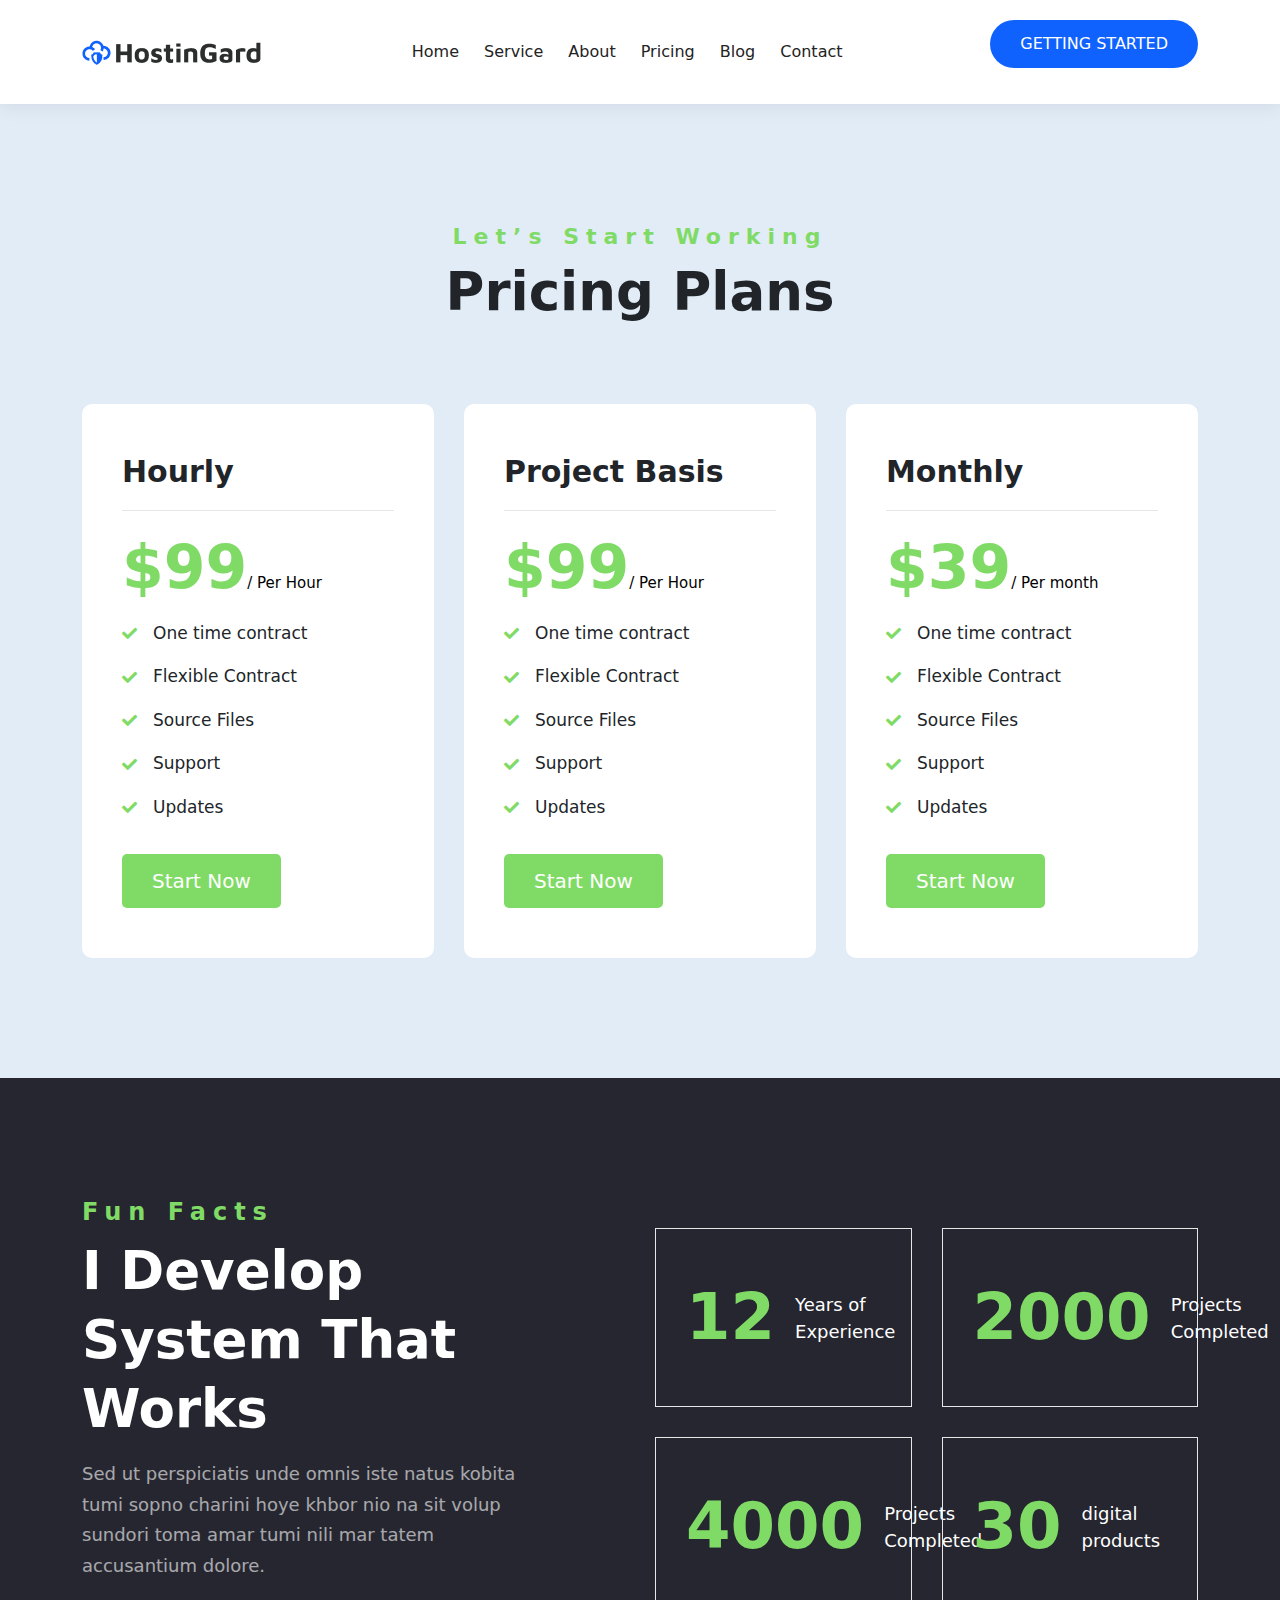
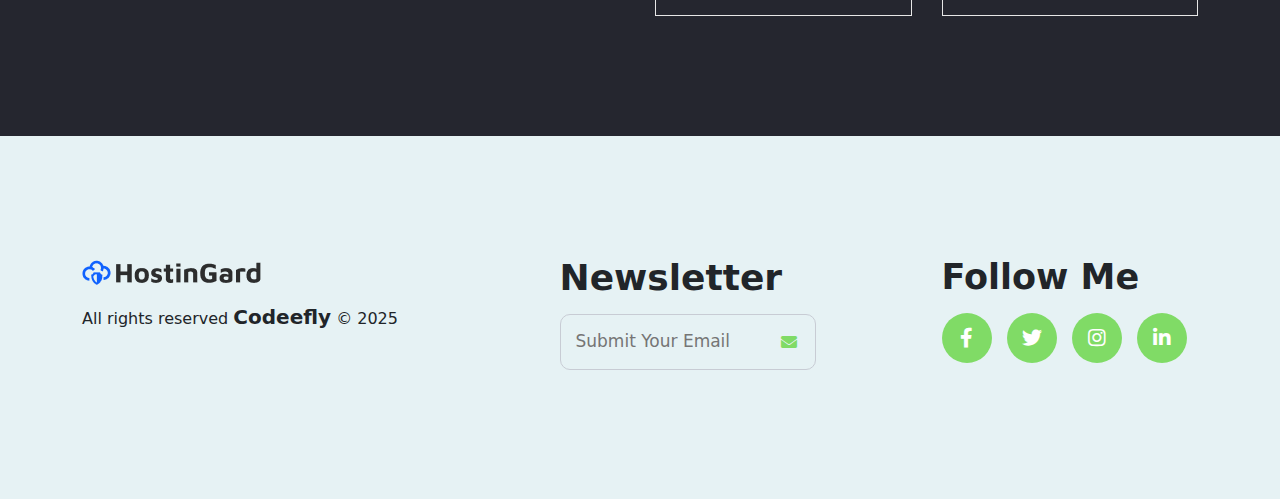
<file: pricing.html>
<!DOCTYPE html>
<html lang="en">
<head>
    <meta charset="UTF-8">
    <meta name="viewport" content="width=device-width, initial-scale=1.0">
    <!-- ========== Page Title ========== -->
    <title>Work-15</title>
    <!-- ========== Strat Stylesheet ========== -->
     <link rel="stylesheet" href="assets/css/bootstrap.min.css">
     <link rel="stylesheet" href="assets/css/font-awesome.min.css">
     <link rel="stylesheet" href="assets/css/aos.css">
     <link rel="stylesheet" href="assets/css/swiper-bundle.min.css">
     <link rel="stylesheet" href="assets/css/venobox.min.css">
     <link rel="stylesheet" href="assets/css/validnavs.css">
     <link rel="stylesheet" href="assets/css/style.css">
     <link rel="stylesheet" href="assets/css/responsive.css">
    <!-- ========== End Stylesheet ========== -->
</head>
<body>
    <div id="progress-wrap" class="progress-wrap">
		<svg class="progress-circle svg-content" width="100%" height="100%" viewBox="-1 -1 102 102">
			<path id="progress-path" d="M50,1 a49,49 0 0,1 0,98 a49,49 0 0,1 0,-98"/>
		</svg>
	</div>

    <!-- Start Header Area 
    ============================================= -->
    <header>
        <!-- Start Navigation -->
        <nav class="navbar mobile-sidenav attr-border navbar-sticky validnavs on menu-center no-full brand-top">

            <!-- Start Top Search -->
            <div class="top-search">
                <div class="container-xl">
                    <div class="input-group">
                        <span class="input-group-addon"><i class="fa fa-search"></i></span>
                        <input type="text" class="form-control" placeholder="Search">
                        <span class="input-group-addon close-search"><i class="fa fa-times"></i></span>
                    </div>
                </div>
            </div>
            <!-- End Top Search -->

            <div class="container d-flex justify-content-between align-items-center">

                

                <!-- Start Header Navigation -->
                <div class="navbar-header">
                    <button type="button" class="navbar-toggle" data-toggle="collapse" data-target="#navbar-menu">
                        <i class="fa fa-bars"></i>
                    </button>
                    <a class="navbar-brand" href="index.html">
                        
                        <img src="assets/images/logo/logo-01.png" class="logo logo-scrolled" alt="Logo">
                    </a>
                 </div>
                 <!-- End Header Navigation -->

                <!-- Collect the nav links, forms, and other content for toggling -->
                <div class="collapse navbar-collapse" id="navbar-menu">

                    
                    <div class="collapse-header">
                        <img src="assets/images/logo/logo-01.png">
                        <button type="button" class="navbar-toggle" data-toggle="collapse"    data-target="#navbar-menu">
                        <i class="fa fa-times fa-bars"></i>
                    </button>
                    </div>
                    
                    <ul class="nav navbar-nav navbar-right" data-in="fadeInDown" data-out="fadeOutUp">
                        <li>
                            <a href="index.html" class="dropdown-toggle" data-toggle="dropdown" >Home</a>
                            
                        </li>
                        <li>
                            <a href="service.html" class="dropdown-toggle active" data-toggle="dropdown" >Service</a>
                            
                        </li>
                        
                        <li>
                            <a href="feature.html" class="dropdown-toggle active" data-toggle="dropdown" >About</a>
                            
                        </li>  
                        <li>
                            <a href="pricing.html" class="dropdown-toggle active" data-toggle="dropdown" >Pricing</a>
                            
                        </li>
                        <li>
                            <a href="blog.html" class="dropdown-toggle" data-toggle="dropdown" >Blog</a>
                            
                        </li>
                        <li>
                            <a href="contact.html">contact</a>
                        </li>
                    </ul>
                </div><!-- /.navbar-collapse -->

            <!-- Start Atribute Navigation -->
            <div class="attr-nav">
                <ul>
                    <li><a href="#">getting started</a></li>
                </ul>
            </div>        
            <!-- End Atribute Navigation -->

            

            </div> 
            <!-- Overlay screen for menu -->
            <div class="overlay-screen"></div>
            <!-- End Overlay screen for menu -->  
            
        </nav>
        <!-- End Navigation -->

    </header>
    
    <!-- End Header Area -->

    <!-- Start Pricing Area 
    ============================================= -->
    <div class="pricing-one-area">
        <div class="container">
            <div class="row">
                <div class="col-lg-6 m-auto text-center">
                    <div class="pricing-one-heading">
                        <h5>Let’s Start Working</h5>
                        <h3>
                            Pricing Plans
                        </h3>
                    </div>
                </div>
            </div>
            <div class="row">
                <!--Start Single Item-->
                <div class="col-lg-4 col-md-6">
                    <div class="pricing-one-item">
                        <h4>Hourly</h4>
                        <ul class="pricing-one-list-item">
                            <li>
                                <h2>$99<span>/ Per Hour</span> </h2>
                            </li>
                            <li class="d-flex align-center">
                                <i class="fas fa-check"></i>
                                <p>
                                    One time contract
                                </p>
                            </li>
                            <li class="d-flex align-center">
                                <i class="fas fa-check"></i>
                                <p>
                                    Flexible Contract
                                </p>
                            </li>
                            <li class="d-flex align-center">
                                <i class="fas fa-check"></i>
                                <p>
                                    Source Files
                                </p>
                            </li>
                            <li class="d-flex align-center">
                                <i class="fas fa-check"></i>
                                <p>
                                    Support
                                </p>
                            </li>
                            <li class="d-flex align-center">
                                <i class="fas fa-check"></i>
                                <p>
                                    Updates
                                </p>
                            </li>
                        </ul>
                        <a href="#" class="btn-sm">start now</a>
                    </div>
                </div>
                <!--End Single Item-->
                <!--Start Single Item-->
                <div class="col-lg-4 col-md-6">
                    <div class="pricing-one-item">
                        <h4>Project Basis</h4>
                        <ul class="pricing-one-list-item">
                            <li>
                                <h2>$99<span>/ Per Hour</span> </h2>
                            </li>
                            <li class="d-flex align-center">
                                <i class="fas fa-check"></i>
                                <p>
                                    One time contract
                                </p>
                            </li>
                            <li class="d-flex align-center">
                                <i class="fas fa-check"></i>
                                <p>
                                    Flexible Contract
                                </p>
                            </li>
                            <li class="d-flex align-center">
                                <i class="fas fa-check"></i>
                                <p>
                                    Source Files
                                </p>
                            </li>
                            <li class="d-flex align-center">
                                <i class="fas fa-check"></i>
                                <p>
                                    Support
                                </p>
                            </li>
                            <li class="d-flex align-center">
                                <i class="fas fa-check"></i>
                                <p>
                                    Updates
                                </p>
                            </li>
                        </ul>
                        <a href="#" class="btn-sm">start now</a>
                    </div>
                </div>
                <!--End Single Item-->
                <!--Start Single Item-->
                <div class="col-lg-4 col-md-6">
                    <div class="pricing-one-item">
                        <h4>Monthly</h4>
                        <ul class="pricing-one-list-item">
                            <li>
                                <h2>$39<span>/ Per month</span> </h2>
                            </li>
                            <li class="d-flex align-center">
                                <i class="fas fa-check"></i>
                                <p>
                                    One time contract
                                </p>
                            </li>
                            <li class="d-flex align-center">
                                <i class="fas fa-check"></i>
                                <p>
                                    Flexible Contract
                                </p>
                            </li>
                            <li class="d-flex align-center">
                                <i class="fas fa-check"></i>
                                <p>
                                    Source Files
                                </p>
                            </li>
                            <li class="d-flex align-center">
                                <i class="fas fa-check"></i>
                                <p>
                                    Support
                                </p>
                            </li>
                            <li class="d-flex align-center">
                                <i class="fas fa-check"></i>
                                <p>
                                    Updates
                                </p>
                            </li>
                        </ul>
                        <a href="#" class="btn-sm">start now</a>
                    </div>
                </div>
                <!--End Single Item-->
            </div>
        </div>
    </div>
    <!-- End Pricing Area -->

        <!-- Start Funfact Area 
    ============================================= -->
    <div class="funfact-style-one-area text-white">
        <div class="container">
            <div class="row">
                <div class="col-lg-5">
                    <div class="funfact-style-one-content">
                        <h6>Fun Facts</h6>
                        <h3>I Develop System that Works</h3>
                        <p>
                            Sed ut perspiciatis unde omnis iste natus kobita tumi sopno charini hoye khbor nio na sit volup sundori toma amar tumi nili mar tatem accusantium dolore.
                        </p>
                    </div>
                </div>
                <div class="col-lg-6 offset-lg-1">
                    <div class="row">
                        <div class="col-lg-6 col-md-6">
                            <div class="funfact-style-one-item">
                                 <div class="funfact">
                                    <h2 class="counter">12</h2>
                                    <p>
                                        Years of Experience
                                    </p>  
                                 </div> 
                            </div>
                        </div>
                        <div class="col-lg-6 col-md-6">
                            <div class="funfact-style-one-item">
                                <div class="funfact">
                                    <h2 class="counter">2000</h2>
                                    <p>
                                        Projects Completed
                                    </p> 
                                 </div>  
                            </div>
                        </div>
                        <div class="col-lg-6 col-md-6">
                            <div class="funfact-style-one-item">
                                 <div class="funfact">
                                    <h2 class="counter">4000</h2>
                                    <p>
                                        Projects Completed
                                    </p> 
                                 </div> 
                            </div>
                        </div>
                        <div class="col-lg-6 col-md-6">
                            <div class="funfact-style-one-item">
                                 <div class="funfact">
                                    <h2 class="counter">30</h2>
                                    <p>
                                        digital products
                                    </p>  
                                 </div> 
                            </div>
                        </div>
                    </div>
                </div>
            </div>
        </div>
    </div>
    <!-- End Funfact Area -->

    <!-- Start Footer Area 
    ============================================= -->
    <div class="footer-one-area">
        <div class="container">
            <div class="row">
                <div class="col-lg-4">
                    <div class="footer-one-left">
                        <img src="assets/images/logo/logo-01.png">
                        <p>
                            All rights reserved <span>Codeefly</span> © 2025
                        </p>
                    </div>
                </div>
                <div class="col-lg-3 offset-lg-1">
                    <div class="footer-center-item">
                        <h3>Newsletter</h3>
                        <form action="#">
                            <div class="subscribe-info">
                                <input type="email" placeholder="submit your email">
                                <i class="fas fa-envelope"></i>
                            </div>
                        </form>
                    </div>
                </div>
                <div class="col-lg-3 offset-lg-1">
                    <div class="footer-right">
                        <h3>Follow Me</h3>
                        <ul class="footer-social">
                            <li>
                                <a href="#"><i class="fab fa-facebook-f"></i></a>
                            </li>
                            <li>
                                <a href="#"><i class="fab fa-twitter"></i></a>
                            </li>
                            <li>
                                <a href="#"><i class="fab fa-instagram"></i></a>
                            </li>
                            <li>
                                <a href="#"><i class="fab fa-linkedin-in"></i></a>
                            </li>
                        </ul>
                    </div>
                </div>
            </div>
        </div>
    </div>
    <!-- End Footer Area -->

    <!-- jQuery Frameworks
    ============================================= -->
    <script src="assets/js/jquery-1.12.4.min.js"></script>
    <script src="assets/js/bootstrap.bundle.min.js"></script>
    <script src="assets/js/aos.js"></script>
    <script src="assets/js/typed.min.js"></script>
    <script src="assets/js/swiper-bundle.min.js"></script>
    <script src="assets/js/venobox.min.js"></script>
    <script src="assets/js/waypoints.min.js"></script>
    <script src="assets/js/jquery.counterup.min.js"></script>
    <script src="assets/js/validnavs.js"></script>
    <script src="assets/js/script.js"></script>
    
</body>
</html>
</file>
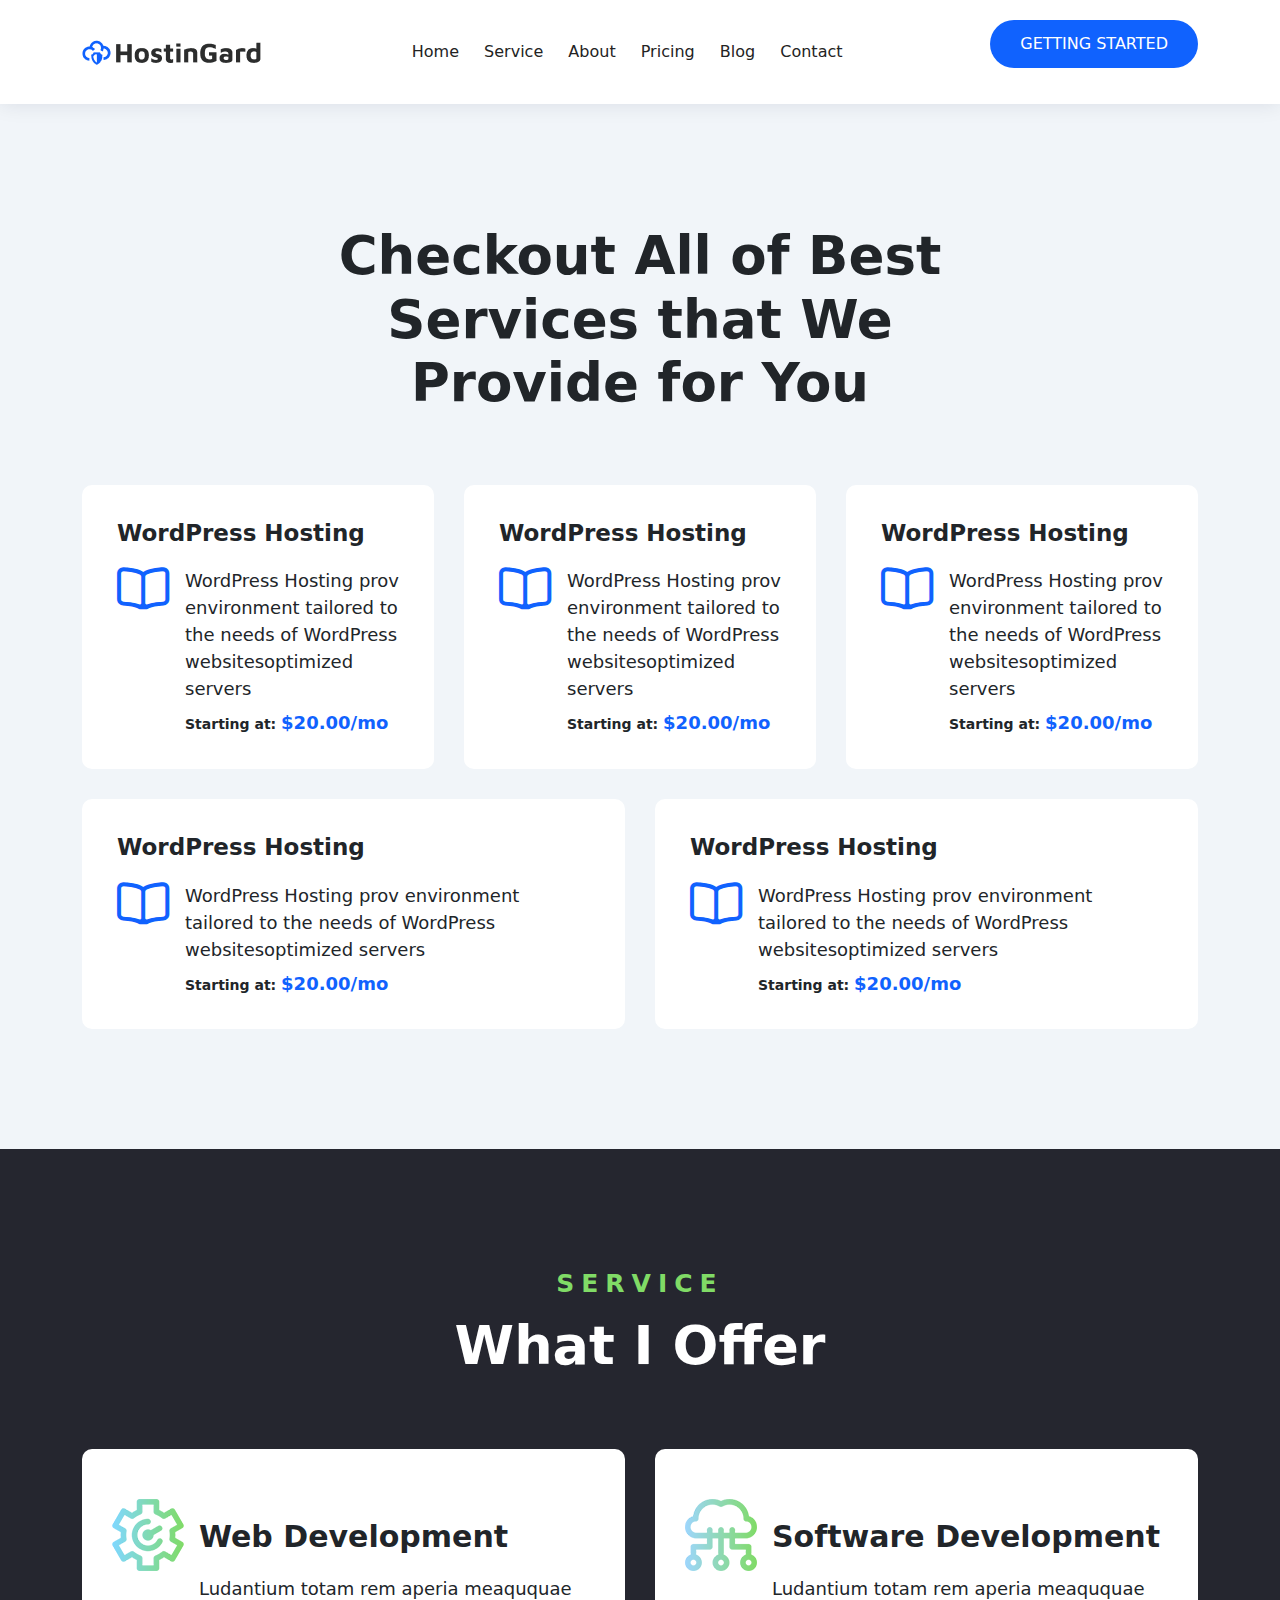
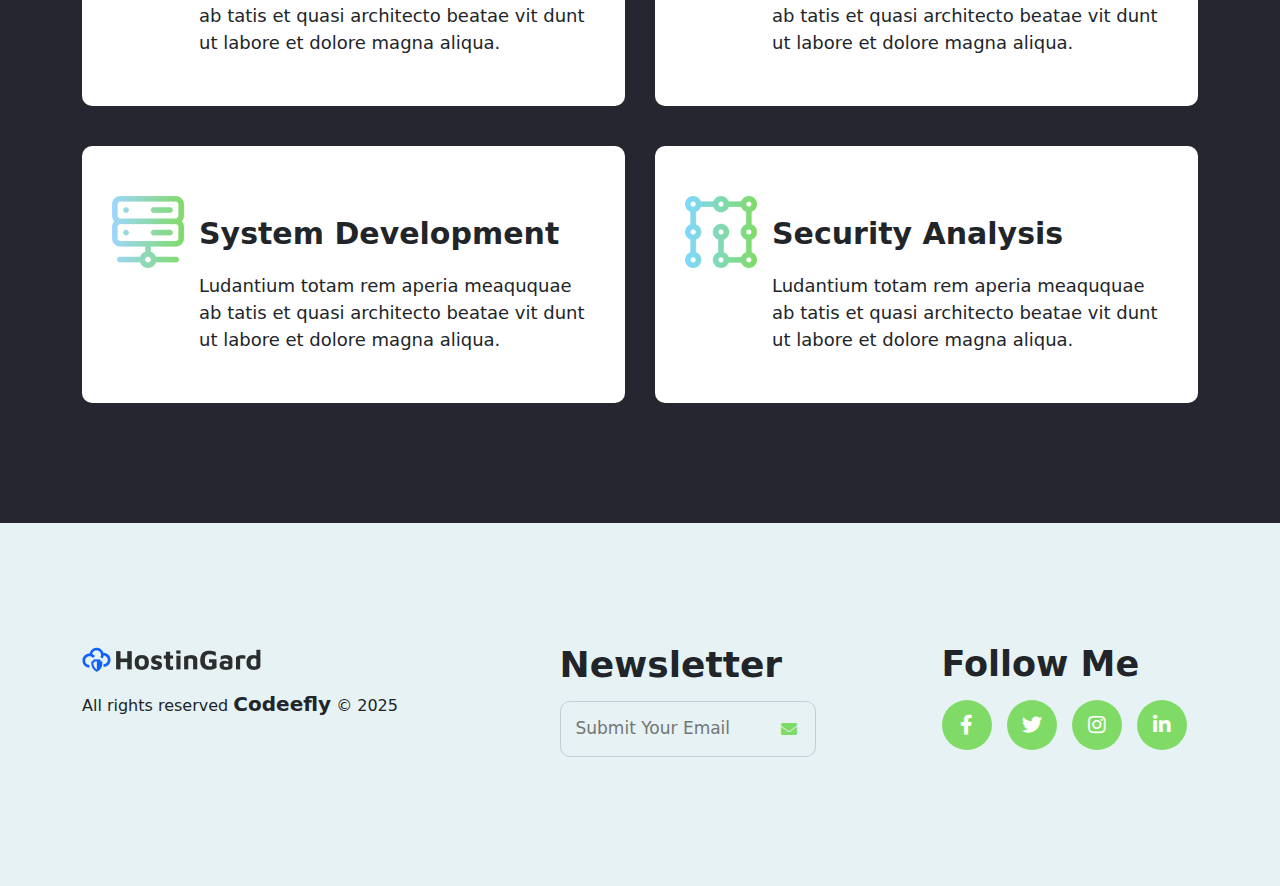
<file: service.html>
<!DOCTYPE html>
<html lang="en">
<head>
    <meta charset="UTF-8">
    <meta name="viewport" content="width=device-width, initial-scale=1.0">
    <!-- ========== Page Title ========== -->
    <title>Work-15</title>
    <!-- ========== Strat Stylesheet ========== -->
     <link rel="stylesheet" href="assets/css/bootstrap.min.css">
     <link rel="stylesheet" href="assets/css/font-awesome.min.css">
     <link rel="stylesheet" href="assets/css/aos.css">
     <link rel="stylesheet" href="assets/css/swiper-bundle.min.css">
     <link rel="stylesheet" href="assets/css/venobox.min.css">
     <link rel="stylesheet" href="assets/css/validnavs.css">
     <link rel="stylesheet" href="assets/css/style.css">
     <link rel="stylesheet" href="assets/css/responsive.css">
    <!-- ========== End Stylesheet ========== -->
</head>
<body>
    <div id="progress-wrap" class="progress-wrap">
		<svg class="progress-circle svg-content" width="100%" height="100%" viewBox="-1 -1 102 102">
			<path id="progress-path" d="M50,1 a49,49 0 0,1 0,98 a49,49 0 0,1 0,-98"/>
		</svg>
	</div>

    <!-- Start Header Area 
    ============================================= -->
    <header>
        <!-- Start Navigation -->
        <nav class="navbar mobile-sidenav attr-border navbar-sticky validnavs on menu-center no-full brand-top">

            <!-- Start Top Search -->
            <div class="top-search">
                <div class="container-xl">
                    <div class="input-group">
                        <span class="input-group-addon"><i class="fa fa-search"></i></span>
                        <input type="text" class="form-control" placeholder="Search">
                        <span class="input-group-addon close-search"><i class="fa fa-times"></i></span>
                    </div>
                </div>
            </div>
            <!-- End Top Search -->

            <div class="container d-flex justify-content-between align-items-center">

                

                <!-- Start Header Navigation -->
                <div class="navbar-header">
                    <button type="button" class="navbar-toggle" data-toggle="collapse" data-target="#navbar-menu">
                        <i class="fa fa-bars"></i>
                    </button>
                    <a class="navbar-brand" href="index.html">
                        
                        <img src="assets/images/logo/logo-01.png" class="logo logo-scrolled" alt="Logo">
                    </a>
                 </div>
                 <!-- End Header Navigation -->

                <!-- Collect the nav links, forms, and other content for toggling -->
                <div class="collapse navbar-collapse" id="navbar-menu">

                    
                    <div class="collapse-header">
                        <img src="assets/images/logo/logo-01.png">
                        <button type="button" class="navbar-toggle" data-toggle="collapse"    data-target="#navbar-menu">
                        <i class="fa fa-times fa-bars"></i>
                    </button>
                    </div>
                    
                    <ul class="nav navbar-nav navbar-right" data-in="fadeInDown" data-out="fadeOutUp">
                        <li>
                            <a href="index.html" class="dropdown-toggle" data-toggle="dropdown" >Home</a>
                            
                        </li>
                        <li>
                            <a href="service.html" class="dropdown-toggle active" data-toggle="dropdown" >Service</a>
                            
                        </li>
                        
                        <li>
                            <a href="feature.html" class="dropdown-toggle active" data-toggle="dropdown" >About</a>
                            
                        </li>  
                        <li>
                            <a href="pricing.html" class="dropdown-toggle active" data-toggle="dropdown" >Pricing</a>
                            
                        </li>
                        <li>
                            <a href="blog.html" class="dropdown-toggle" data-toggle="dropdown" >Blog</a>
                            
                        </li>
                        <li>
                            <a href="contact.html">contact</a>
                        </li>
                    </ul>
                </div><!-- /.navbar-collapse -->

            <!-- Start Atribute Navigation -->
            <div class="attr-nav">
                <ul>
                    <li><a href="#">getting started</a></li>
                </ul>
            </div>        
            <!-- End Atribute Navigation -->

            

            </div> 
            <!-- Overlay screen for menu -->
            <div class="overlay-screen"></div>
            <!-- End Overlay screen for menu -->  
            
        </nav>
        <!-- End Navigation -->

    </header>
    
    <!-- End Header Area -->

    <!-- Start Service Area 
    ============================================= -->
    <div class="service-style-one-area">
        <div class="container">
            <div class="row">
                <div class="col-lg-7 m-auto text-center">
                    <div class="servive-one-heading">
                        <h3>Checkout All of Best Services that We Provide for You</h3>
                    </div>
                </div>
            </div>
            <div class="row">
                <!--Start Single Item-->
                <div class="col-lg-4 col-md-6">
                    <div class="service-one-item">
                        <h4>WordPress Hosting</h4>
                        <div class="service-one-card">
                            <div class="icon">
                                <i class="fas fa-book-open"></i>
                            </div>
                            <div class="info">
                                <p>
                                    WordPress Hosting prov environment tailored to the needs of WordPress websitesoptimized servers
                                </p>
                                <h6>Starting at: <span>$20.00/mo</span></h6>
                            </div>
                        </div>
                    </div>
                </div>
                <!--End Single Item-->
                <!--Start Single Item-->
                <div class="col-lg-4 col-md-6">
                    <div class="service-one-item">
                        <h4>WordPress Hosting</h4>
                        <div class="service-one-card">
                            <div class="icon">
                                <i class="fas fa-book-open"></i>
                            </div>
                            <div class="info">
                                <p>
                                    WordPress Hosting prov environment tailored to the needs of WordPress websitesoptimized servers
                                </p>
                                <h6>Starting at: <span>$20.00/mo</span></h6>
                            </div>
                        </div>
                    </div>
                </div>
                <!--End Single Item-->
                <!--Start Single Item-->
                <div class="col-lg-4 col-md-6">
                    <div class="service-one-item">
                        <h4>WordPress Hosting</h4>
                        <div class="service-one-card">
                            <div class="icon">
                                <i class="fas fa-book-open"></i>
                            </div>
                            <div class="info">
                                <p>
                                    WordPress Hosting prov environment tailored to the needs of WordPress websitesoptimized servers
                                </p>
                                <h6>Starting at: <span>$20.00/mo</span></h6>
                            </div>
                        </div>
                    </div>
                </div>
                <!--End Single Item-->

                <!--Start Single Item-->
                <div class="col-lg-6 col-md-6">
                    <div class="service-one-item">
                        <h4>WordPress Hosting</h4>
                        <div class="service-one-card">
                            <div class="icon">
                                <i class="fas fa-book-open"></i>
                            </div>
                            <div class="info">
                                <p>
                                    WordPress Hosting prov environment tailored to the needs of WordPress websitesoptimized servers
                                </p>
                                <h6>Starting at: <span>$20.00/mo</span></h6>
                            </div>
                        </div>
                    </div>
                </div>
                <!--End Single Item-->
                <!--Start Single Item-->
                <div class="col-lg-6 col-md-12">
                    <div class="service-one-item">
                        <h4>WordPress Hosting</h4>
                        <div class="service-one-card">
                            <div class="icon">
                                <i class="fas fa-book-open"></i>
                            </div>
                            <div class="info">
                                <p>
                                    WordPress Hosting prov environment tailored to the needs of WordPress websitesoptimized servers
                                </p>
                                <h6>Starting at: <span>$20.00/mo</span></h6>
                            </div>
                        </div>
                    </div>
                </div>
                <!--End Single Item-->
            </div>
        </div>
    </div>
    <!-- End Service Area -->

    <!-- Start Service Two Area 
    ============================================= -->
    <div class="service-two-area text-white">
        <div class="container">
            <div class="row">
                <div class="col-lg-5 m-auto text-center">
                    <div class="service-two-heading">
                        <h5>Service</h5>
                        <h3>What I offer</h3>
                    </div>
                </div>
            </div>
            <div class="row">
                <div class="col-lg-6">
                    <div class="service-two-item text-dark d-flex">
                        <img src="assets/images/service/service-01.png">
                        <div class="info">
                            <h3>Web Development</h3>
                        <p>
                            Ludantium totam rem aperia meaququae ab tatis et quasi architecto beatae vit dunt ut labore et dolore magna aliqua.
                        </p>
                        </div>
                    </div>
                </div>
                <div class="col-lg-6">
                    <div class="service-two-item text-dark d-flex">
                        <img src="assets/images/service/service-02.png">
                        <div class="info">
                            <h3>Software Development</h3>
                        <p>
                            Ludantium totam rem aperia meaququae ab tatis et quasi architecto beatae vit dunt ut labore et dolore magna aliqua.
                        </p>
                        </div>
                    </div>
                </div>
            </div>
            <div class="row">
                <div class="col-lg-6">
                    <div class="service-two-item text-dark d-flex">
                        <img src="assets/images/service/service-03.png">
                        <div class="info">
                            <h3>System Development</h3>
                        <p>
                            Ludantium totam rem aperia meaququae ab tatis et quasi architecto beatae vit dunt ut labore et dolore magna aliqua.
                        </p>
                        </div>
                    </div>
                </div>
                <div class="col-lg-6">
                    <div class="service-two-item text-dark d-flex">
                        <img src="assets/images/service/service-04.png">
                        <div class="info">
                            <h3>Security Analysis</h3>
                        <p>
                            Ludantium totam rem aperia meaququae ab tatis et quasi architecto beatae vit dunt ut labore et dolore magna aliqua.
                        </p>
                        </div>
                    </div>
                </div>
            </div>
        </div>
    </div>
    <!-- End Service Two Area -->

    <!-- Start Footer Area 
    ============================================= -->
    <div class="footer-one-area">
        <div class="container">
            <div class="row">
                <div class="col-lg-4">
                    <div class="footer-one-left">
                        <img src="assets/images/logo/logo-01.png">
                        <p>
                            All rights reserved <span>Codeefly</span> © 2025
                        </p>
                    </div>
                </div>
                <div class="col-lg-3 offset-lg-1">
                    <div class="footer-center-item">
                        <h3>Newsletter</h3>
                        <form action="#">
                            <div class="subscribe-info">
                                <input type="email" placeholder="submit your email">
                                <i class="fas fa-envelope"></i>
                            </div>
                        </form>
                    </div>
                </div>
                <div class="col-lg-3 offset-lg-1">
                    <div class="footer-right">
                        <h3>Follow Me</h3>
                        <ul class="footer-social">
                            <li>
                                <a href="#"><i class="fab fa-facebook-f"></i></a>
                            </li>
                            <li>
                                <a href="#"><i class="fab fa-twitter"></i></a>
                            </li>
                            <li>
                                <a href="#"><i class="fab fa-instagram"></i></a>
                            </li>
                            <li>
                                <a href="#"><i class="fab fa-linkedin-in"></i></a>
                            </li>
                        </ul>
                    </div>
                </div>
            </div>
        </div>
    </div>
    <!-- End Footer Area -->

    <!-- jQuery Frameworks
    ============================================= -->
    <script src="assets/js/jquery-1.12.4.min.js"></script>
    <script src="assets/js/bootstrap.bundle.min.js"></script>
    <script src="assets/js/aos.js"></script>
    <script src="assets/js/typed.min.js"></script>
    <script src="assets/js/swiper-bundle.min.js"></script>
    <script src="assets/js/venobox.min.js"></script>
    <script src="assets/js/waypoints.min.js"></script>
    <script src="assets/js/jquery.counterup.min.js"></script>
    <script src="assets/js/validnavs.js"></script>
    <script src="assets/js/script.js"></script>
    
</body>
</html>
</file>
<file: assets/css/validnavs.css>
/* ----------------------------------

Template Name: Validnavs - Multipurpose Navbar Menu
Author: validtheme
Description:
Version: 1.0

-------------------------------------



/* Default for supporting bootstrap */

:root {
	--font-family: "Roboto", sans-serif;
	--fontawesome: "Font Awesome 5 Pro";
	--dark: #000000;
	--white: #ffffff; 
	--blue: #3eab8f;
	--border-color: #e7e7e7;
	--box-shadow: 0px 0px 20px 0px rgba(7, 20, 52, .1);
	--box-shadow-secondary: 0 6px 12px rgba(0, 0, 0, 0.175);
	--box-shadow-extra: 0 5px 50px 0 rgba(0, 0, 0, 0.15);
	--box-shadow-dark: 0px 0px 0px;
}

@media (min-width: 768px) {
	.nav-box .container,
	.nav-box .container-lg,
	.nav-box .container-md,
	.nav-box .container-sm,
	.nav-box .container-xl {
		max-width: 720px;
		width: 720px;
	}
}

@media (min-width: 992px) {
	.nav-box .container,
	.nav-box .container-lg,
	.nav-box .container-md,
	.nav-box .container-sm,
	.nav-box .container-xl {
		max-width: 960px;
		width: 960px;
	}
}

@media (min-width: 1200px) {
	.nav-box .container,
	.nav-box .container-lg,
	.nav-box .container-md,
	.nav-box .container-sm,
	.nav-box .container-xl {
		max-width: 1200px;
		width: 1200px;
	}
}

.navbar .container,
.navbar .container-fluid,
.navbar .container-lg,
.navbar .container-md,
.navbar .container-sm,
.navbar .container-xl {
	display: block;
}

.navbar {
	position: relative;
	padding: 0;
}

.navbar-nav .dropdown-menu {
	position: absolute;
	top: 100%;
	left: 0;
	z-index: 1000;
	display: none;
	float: left;
	min-width: 160px;
	padding: 5px 0;
	margin-top: 0;
	font-size: 14px;
	text-align: left;
	list-style: none;
	background-color: var(--white);
	-webkit-background-clip: padding-box;
	background-clip: padding-box;
	border: 1px solid #ccc;
	border: 1px solid rgba(0, 0, 0, 0.15);
	border-radius: 4px;
	-webkit-box-shadow: var(--box-shadow-secondary);
	box-shadow: var(--box-shadow-secondary);
}

.navbar .navbar-collapse.collapse {
	display: block !important;
	float: left;
	flex: inherit;
}

.navbar.brand-center .navbar-collapse.collapse {
	width: 100%;
}

.dropdown-toggle::after {
	display: inline;
	margin: 0;
	border: none;
	vertical-align: inherit;
}

.nav {
	padding-left: 0;
	margin-bottom: 0;
	list-style: none;
	display: block;
}

.nav>li {
	position: relative;
	display: inline-block;
}

.navbar-sidebar li {
	display: block;
}

.nav>li>a {
	position: relative;
	display: block;
	padding: 10px 15px;
}

.nav>li>a:hover,
.nav>li>a:focus {
	text-decoration: none;
	background-color: #eee;
}

.nav>li.disabled>a {
	color: #777;
}

.nav>li.disabled>a:hover,
.nav>li.disabled>a:focus {
	color: #777;
	text-decoration: none;
	cursor: not-allowed;
	background-color: transparent;
}

.nav .open>a,
.nav .open>a:hover,
.nav .open>a:focus {
	background-color: #eee;
	border-color: var(--blue);
}

.nav .nav-divider {
	height: 1px;
	margin: 9px 0;
	overflow: hidden;
	background-color: #e5e5e5;
}

.nav>li>a>img {
	max-width: none;
}

.nav-tabs .dropdown-menu {
	margin-top: -1px;
	border-top-left-radius: 0;
	border-top-right-radius: 0;
}

.navbar-brand:hover,
.navbar-brand:focus {
	text-decoration: none;
}

.navbar-brand>img {
	display: block;
	max-height: 60px;
}

.navbar-toggle {
	position: relative;
}

.navbar-toggle:focus {
	outline: 0;
}

.navbar-toggle .icon-bar {
	display: block;
	width: 22px;
	height: 2px;
	border-radius: 1px;
}

.navbar-toggle .icon-bar+.icon-bar {
	margin-top: 4px;
}

.navbar-brand {
	margin: 0;
	padding: 0;
	display: block;
}

.main-nav-content {
	display: flex;
	flex-wrap: wrap;
	align-items: center;
}

.navbar .attr-right {
	float: right;
	margin-left: 30px;
}

.main-nav-content .collapse {
	float: left;
	flex: inherit;
}

.navbar .attr-right .attr-nav li {
	margin-left: 20px;
}

.navbar .attr-right .attr-nav li.contact {
	position: relative;
	top: 5px;
	
    padding-right: 43px;
}

.navbar .attr-right .attr-nav li.contact::after {
	position: absolute;
	right: 0;
	top: 50%;
	content: "";
	width: 1px;
	background: #dddddd;
	height: 40px;
	transform: translateY(-50%);
}

.navbar .attr-right .attr-nav li a {
	padding: 30px 0;
	display: block;
}

.navbar .attr-right .attr-nav li.button a {
	padding: 10px 30px !important;
	background: var(--dark);
	color: var(--white);
	border-radius: 30px;
	font-size: 13px;
}

.navbar .attr-right .attr-nav li.button a:hover,
.navbar .attr-right .attr-nav li.button a:focus,
.navbar .attr-right .attr-nav li.button a.active {
	background: var(--blue) !important;
	color: var(--white);
}

.navbar .attr-right .attr-nav li .call {
	display: flex;
	align-items: center;
	justify-content: right;
}

.navbar .attr-right .attr-nav li .call p {
	margin-bottom: 10px;
	line-height: 1;
	font-size: 14px;
}

.navbar .attr-right .attr-nav li .call p strong {
	font-weight: 600;
	color: var(--blue);
}

.navbar .attr-right .attr-nav li .call h5 {
	margin: 0;
	font-weight: 600;
	font-size: 20px;
}

.navbar .attr-right .attr-nav li .call i {
	display: inline-block;
	font-size: 42px;
	margin-right: 15px;
	font-weight: 300;
}

@media (max-width: 767px) {
	.navbar-nav .open .dropdown-menu {
		position: static;
		float: none;
		width: auto;
		margin-top: 0;
		background-color: transparent;
		border: 0;
		-webkit-box-shadow: none;
		box-shadow: none;
	}
	.navbar-nav .open .dropdown-menu>li>a,
	.navbar-nav .open .dropdown-menu .dropdown-header {
		padding: 5px 15px 5px 25px;
	}
	.navbar-nav .open .dropdown-menu>li>a {
		line-height: 20px;
	}
	.navbar-nav .open .dropdown-menu>li>a:hover,
	.navbar-nav .open .dropdown-menu>li>a:focus {
		background-image: none;
	}
}

.dropup .dropdown-menu,
.navbar-fixed-bottom .dropdown .dropdown-menu {
	top: auto;
	bottom: 100%;
	margin-bottom: 2px;
}

.nav:before,
.nav:after,
.navbar:before,
.navbar:after,
.navbar-header:before,
.navbar-header:after,
.navbar-collapse:before,
.navbar-collapse:after {
	display: table;
	content: " ";
}

.nav:after,
.navbar:after,
.navbar-header:after,
.navbar-collapse:after {
	clear: both;
}


/* * Navbar Main Css * v1.0 */

nav.validnavs .dropdown.megamenu-fw {
	position: static;
}

nav.validnavs .container {
	position: relative;
}

nav.validnavs .megamenu-fw .dropdown-menu {
	left: auto;
}

nav.validnavs .megamenu-content {
	padding: 15px;
	width: 100% !important;
}

nav.validnavs .dropdown.megamenu-fw .dropdown-menu {
	left: 0;
	right: 0;
}


/* Navbar Default */

nav.navbar.validnavs.logo-less .navbar-brand {
	display: none;
}

nav.navbar.validnavs {
	background-color: var(--white);
	border-radius: 0;
	border: none;
	box-shadow: var(--box-shadow);
	-moz-box-shadow: var(--box-shadow);
	-webkit-box-shadow: var(--box-shadow);
	-o-box-shadow: var(--box-shadow);
	margin: 0;
}

nav.navbar.validnavs .navbar-toggle {
	margin: 0;
	background: transparent;
	border: none;
	font-size: 25px;
	padding: 30px 0;
}

nav.navbar.validnavs .navbar-toggle i {
	font-weight: 300;
}

nav.navbar.validnavs ul.nav .dropdown-menu .dropdown-menu {
	top: 0;
	left: 100%;
}

.navbar .animated {
    animation-duration: 0.35s !important;
}

nav.navbar.validnavs ul.nav ul.dropdown-menu>li>a {
	white-space: normal;
}

nav.validnavs.navbar-full .navbar-toggle {
	display: inline-block;
	margin-right: 0;
	position: relative;
	top: 20px;
	font-size: 24px;
	-webkit-transition: all 1s ease-in-out;
	-moz-transition: all 1s ease-in-out;
	-o-transition: all 1s ease-in-out;
	-ms-transition: all 1s ease-in-out;
	transition: all 1s ease-in-out;
}

nav.validnavs.navbar-full .navbar-collapse {
	position: fixed;
	width: 100%;
	height: 100% !important;
	top: 0;
	left: 0;
	padding: 0;
	display: none !important;
	z-index: 9;
}

nav.validnavs.navbar-full .navbar-collapse.in,
nav.validnavs.navbar-full .navbar-collapse.show {
	display: block !important;
}

nav.validnavs.navbar-full .navbar-collapse .nav-full {
	overflow: auto;
}

nav.validnavs.navbar-full .navbar-collapse .wrap-full-menu {
	display: table-cell;
	vertical-align: middle;
	background-color: var(--white);
	overflow: auto;
}

nav.validnavs.navbar-full .navbar-collapse .nav-full::-webkit-scrollbar {
	width: 0;
}

nav.validnavs.navbar-full .navbar-collapse .nav-full::-moz-scrollbar {
	width: 0;
}

nav.validnavs.navbar-full .navbar-collapse .nav-full::-ms-scrollbar {
	width: 0;
}

nav.validnavs.navbar-full .navbar-collapse .nav-full::-o-scrollbar {
	width: 0;
}

nav.validnavs.navbar-full .navbar-collapse ul.nav {
	display: block;
	width: 100%;
	overflow: auto;
}

#navbar-menu {
	-webkit-animation-duration: 0.3s;
	animation-duration: 0.3s;
}

.validnavs .side .widget.social li.facebook a {
	background: #3b5998 none repeat scroll 0 0;
}

.validnavs .side .widget.social li.twitter a {
	background: #1da1f2 none repeat scroll 0 0;
}

.validnavs .side .widget.social li.pinterest a {
	background: #bd081c none repeat scroll 0 0;
}

.validnavs .side .widget.social li.g-plus a {
	background: #db4437 none repeat scroll 0 0;
}

.validnavs .side .widget.social li.linkedin a {
	background: #0077b5 none repeat scroll 0 0;
}

.validnavs .side .widget.social li.dribbble a {
	background: #ea4c89 none repeat scroll 0 0;
}

.validnavs a {
	color: #232323;
	font-weight: 600;
	text-transform: capitalize;
	background: transparent;
}

.validnavs a:focus,
.validnavs a:hover,
.validnavs a.active {
	background: transparent !important;
}

.attr-nav li {
	display: inline-block;
}

.attr-nav>ul>li>a {
	position: relative;
}

.attr-nav>ul>li>a i {
	font-size: 20px;
}

.attr-nav>ul>li>a span.badge {
	background-color: var(--blue);
	height: 20px;
	line-height: 20px;
	padding: 0;
	position: absolute;
	right: -8px;
	text-align: center;
	top: 18px;
	width: 20px;
	border-radius: 50%;
}

.attr-nav>ul li.dropdown ul.dropdown-menu {
	margin-top: 0;
}

.attr-nav>ul>li.dropdown ul.dropdown-menu {
	-moz-border-radius: 0px;
	-webkit-border-radius: 0px;
	-o-border-radius: 0px;
	border-radius: 0px;
	-moz-box-shadow: var(--box-shadow-dark);
	-webkit-box-shadow: var(--box-shadow-dark);
	-o-box-shadow: var(--box-shadow-dark);
	box-shadow: var(--box-shadow-dark);
	border: solid 1px #e0e0e0;
}


/* Drowpdown Cart */

nav.navbar.navbar-default.validnavs li.dropdown ul.dropdown-menu.cart-list {
	padding: 0;
	width: 300px;
}

nav.navbar.navbar-default.validnavs li.dropdown ul.dropdown-menu.cart-list li {
	display: flex;
	border-top: 1px solid var(--border-color);
	padding: 0;
	padding-top: 25px;
	margin: 0;
	margin-top: 25px;
}

nav.navbar.navbar-default.validnavs li.dropdown ul.dropdown-menu.cart-list li a {
	padding: 0;
	margin: 0;
	border: none;
	font-size: 16px;
}

nav.navbar.navbar-default.validnavs li.dropdown ul.dropdown-menu.cart-list li p {
	margin: 0;
	font-size: 13px;
}

nav.navbar.navbar-default.validnavs li.dropdown ul.dropdown-menu.cart-list {
	padding: 25px;
	border: none;
}

nav.navbar.navbar-default.validnavs li.dropdown ul.dropdown-menu.cart-list li:first-child {
	margin: 0;
	padding: 0;
	border: none;
}

nav.navbar.navbar-default.validnavs li.dropdown ul.dropdown-menu.cart-list li img {
	width: 60px;
	border-radius: 5px;
}

nav.navbar.navbar-default.validnavs li.dropdown ul.dropdown-menu.cart-list li h6 {
	margin-bottom: 5px;
	font-weight: 600;
}

nav.navbar.navbar-default.validnavs li.dropdown ul.dropdown-menu.cart-list li .thumb {
	position: relative;
	margin-right: 20px;
}

nav.navbar.navbar-default.validnavs li.dropdown ul.dropdown-menu.cart-list li .remove-product,
nav.navbar.navbar-default.validnavs li.dropdown ul.dropdown-menu.cart-list li .remove-product:hover {
	position: absolute;
	top: -3px;
	right: -4px;
	width: 17px;
	height: 17px;
	text-align: center;
	line-height: 18px;
	background: var(--blue) !important;
	color: var(--white);
	border-radius: 50%;
	font-size: 10px;
}

nav.navbar.navbar-default.validnavs li.dropdown ul.dropdown-menu.cart-list li.total a,
nav.navbar.navbar-default.validnavs li.dropdown ul.dropdown-menu.cart-list li.total a:hover {
	display: block;
	width: 100%;
	float: left;
	text-transform: uppercase;
	padding: 8px 25px;
	border: 2px solid var(--dark);
	background: var(--dark) !important;
	color: var(--white);
	border-radius: inherit;
	text-align: center;
	font-size: 13px;
	margin-top: 15px;
}

nav.navbar.navbar-default.validnavs li.dropdown ul.dropdown-menu.cart-list li.total a:nth-child(3) {
	background: transparent !important;
	color: var(--dark);
	border: 2px solid var(--dark);
	margin-top: 10px;
}

nav.navbar.navbar-default.validnavs li.dropdown ul.dropdown-menu.cart-list li.total {
	display: block;
}

nav.navbar.navbar-default.validnavs li.dropdown ul.dropdown-menu.cart-list li.total span.pull-right {
	display: flex;
	align-items: center;
	justify-content: space-between;
}


/* Top Search */

.top-search {
	padding: 10px 0;
	display: none;
	position: fixed;
	top: 0;
	width: 100%;
	left: 0;
	height: 100%;
	z-index: 9;
	animation: none;
}

.top-search .input-group {
	top: 50%;
	position: absolute;
	transform: translateY(-50%);
	left: 30px;
	right: 30px;
	width: auto;
}

.top-search .container-xl {
	position: relative;
	height: 100%;
}

.navbar .top-search .input-group {
	border-bottom: 2px solid rgba(255, 255, 255, 1);
	z-index: 9;
}

.navbar .top-search::after {
	position: absolute;
	left: 0;
	top: 0;
	content: "";
	height: 100%;
	width: 100%;
	background: var(--dark);
	z-index: -1;
	opacity: 0.9;
}

.top-search input.form-control {
	background-color: transparent;
	border: none;
	-moz-box-shadow: var(--box-shadow-dark);
	-webkit-box-shadow: var(--box-shadow-dark);
	-o-box-shadow: var(--box-shadow-dark);
	box-shadow: var(--box-shadow-dark);
	color: var(--white);
	height: 40px;
	padding: 0 15px;
	border: none !important;
}

.top-search input.form-control::-webkit-input-placeholder {
	/* Chrome/Opera/Safari */
	color: var(--white) !important;
}

.top-search input.form-control::-moz-placeholder {
	/* Firefox 19+ */
	color: var(--white) !important;
}

.top-search input.form-control:-ms-input-placeholder {
	/* IE 10+ */
	color: var(--white) !important;
}

.top-search input.form-control:-moz-placeholder {
	/* Firefox 18- */
	color: var(--white) !important;
}

.top-search .input-group-addon {
	background-color: transparent;
	border: none;
	color: var(--white);
	padding-left: 0;
	padding-right: 0;
	padding: 12px 0;
}

.top-search .input-group-addon.close-search {
	cursor: pointer;
}

.navbar .top-search .container {
	padding: 0 30px;
}

body {
	-webkit-transition: all 0.3s ease-in-out;
	-moz-transition: all 0.3s ease-in-out;
	-o-transition: all 0.3s ease-in-out;
	-ms-transition: all 0.3s ease-in-out;
	transition: all 0.3s ease-in-out;
}

.side {
	position: fixed;
	overflow-y: auto;
	top: 0;
	right: -500px;
	width: 500px;
	padding: 50px;
	padding-top: 0;
	height: 100%;
	display: block;
	background-color: var(--white);
	-webkit-transition: all 0.3s ease-in-out;
	-moz-transition: all 0.3s ease-in-out;
	-o-transition: all 0.3s ease-in-out;
	-ms-transition: all 0.3s ease-in-out;
	transition: all 0.3s ease-in-out;
	z-index: 9;
	box-shadow: 0 15px 40px -5px rgba(0, 0, 0, 0.1);
	overflow-x: hidden;
}

.side .widget .logo {
    position: relative;
    z-index: 1;
    padding: 30px 0;
    margin-bottom: 50px;
}

.side .widget .logo img{
	max-height: 60px;
}

.side .widget .logo::after {
    position: absolute;
    left: -50px;
    top: 0;
    content: "";
    height: 100%;
    width: 200%;
    background: #1b1b1b;
    z-index: -1;
}

.side.on {
	right: -16px;
}

body.on-side nav.navbar::after {
    position: fixed;
    left: 0;
    top: 0;
    content: "";
    height: 100%;
    width: 100%;
    background: #000000;
    transition: all 0.35s ease-in-out;
    opacity: 0.6;
}

.side .close-side {
    border-radius: 50%;
    border: 2px solid rgba(255, 255, 255, 0.5);
    float: right;
    font-size: 16px;
    font-weight: 400;
    height: 35px;
    line-height: 34px;
    position: relative;
    text-align: center;
    top: 43px;
    width: 35px;
    z-index: 2;
    color: rgba(255, 255, 255, 0.8);
}

.side .widget.address ul li p {
	text-transform: uppercase;
	font-weight: 900;
	margin-bottom: 0;
	color: var(--dark);
}

.navbar .side .widget h4 {
	display: block;
	font-weight: 900;
	position: relative;
	text-transform: capitalize;
	z-index: 1;
}

.side .widget.address ul li strong {
	font-weight: 400;
}

.side .widget.newsletter form {
	position: relative;
	z-index: 1;
	width: 100%;
}

.side .widget.newsletter form .input-group.stylish-input-group {
	position: relative;
}

.side .widget.newsletter form input,
.side .widget.newsletter form input:focus {
	width: 100%;
	background: transparent;
	padding: 15px;
	color: var(--dark);
	border-radius: inherit;
	border: 1px solid var(--border-color);
	min-height: 60px;
}

.side .widget.newsletter form span.input-group-addon {
	width: 60px;
	position: absolute;
	right: 0;
	border-left: 1px solid var(--border-color);
	min-height: 60px;
	z-index: 9;
}

.side .widget.newsletter form span.input-group-addon button {
	position: absolute;
	height: 57px;
	top: 2px;
	right: 2px;
	width: 56px;
	border: none;
	background: var(--white);
	border-radius: 5px;
	color: var(--dark);
	font-size: 30px;
}

.navbar .side .widget.social li {
	display: inline-block;
}

.navbar .side .widget.social li a {
	color: var(--dark);
	display: inline-block;
	font-weight: 600;
	height: 45px;
	line-height: 45px;
	margin-right: 5px;
	margin-top: 5px;
	padding: 0;
	text-align: center;
	width: 45px;
	border-radius: 50%;
	border: 1px solid var(--border-color);
}

.navbar .side .widget.social li a:hover {
	background: var(--dark) none repeat scroll 0 0 !important;
	color: var(--white);
	border-color: var(--dark);
}

@media (min-width: 1200px) {
	.attr-border .attr-nav {
		position: relative;
		z-index: 1;
		
	}
	
	.attr-border.attr-border-full .attr-nav::after {
		height: 100%;
	}
	nav.navbar.validnavs.navbar-fixed.no-background.attr-border .attr-nav::after {
		border-left: 1px solid rgba(255, 255, 255, 0.3);
	}
}

.navbar .attr-right .attr-nav li.side-menu a {
	padding: 9px 20px !important;
	display: block;
	top: 4px;
}

.navbar .attr-nav .side-menu span {
	position: absolute;
	right: 0;
	top: 0;
	content: "";
	height: 2px;
	width: 40px;
	background: #232323;
	transition: all 0.35s ease-in-out;
}

.navbar .attr-nav .side-menu a:hover span {
	width: 30px;
}

.navbar .attr-nav .side-menu span:nth-child(2) {
	top: 8px;
	width: 35px;
}

.navbar .attr-nav .side-menu a:hover span:nth-child(2) {
	width: 35px;
}

.navbar .attr-nav .side-menu span:nth-child(3) {
	top: 16px;
	width: 30px;
}

.navbar .attr-nav .side-menu a:hover span:nth-child(3) {
	width: 40px;
}

.body-overlay {
	background: rgba(0, 0, 0, 0.65) none repeat scroll 0 0;
	bottom: 0;
	height: 0;
	left: 0;
	opacity: 0;
	position: fixed;
	right: 0;
	transition: opacity 0.4s ease 0.8s, height 0s ease 1.2s;
	z-index: 490;
}

body.on-side .body-overlay {
	height: 100%;
	transition: height 0s ease 0s, opacity 0.4s ease 0s;
}

body.on-side .body-overlay {
	opacity: 1;
	top: 0;
}

nav.navbar.validnavs ul.nav>li.dropdown>a.dropdown-toggle:hover::after {
	content: "\f106";
}

nav.navbar.validnavs ul.nav>li.dropdown>a.dropdown-toggle::after {
	content: "\f107";
	font-family: var(--fontawesome);
	margin-left: 5px;
	margin-top: 2px;
	border: none;
	font-weight: 900;
	transition: all 0.35s ease-in-out;
}

.navbar .side .widget.social {
	margin-top: -15px;
}

.navbar .side .widget li {
	display: block;
	font-size: 15px;
	margin-top: 15px;
}

.side .widget {
	position: relative;
	z-index: 1;
	margin-bottom: 50px;
}

.side .widget:last-child {
	margin-bottom: 0;
}

nav.navbar.validnavs.navbar-fixed {
	display: block;
	position: fixed;
	width: 100%;
	z-index: 100;
	box-shadow: var(--box-shadow);
	-moz-box-shadow: var(--box-shadow);
	-webkit-box-shadow: var(--box-shadow);
	-o-box-shadow: var(--box-shadow);
	top: 0;
}

nav.navbar.validnavs.navbar-fixed.nav-box.no-background {
	background: var(--white) none repeat scroll 0 0;
	top: 115px;
	width: auto;
	left: auto;
}

nav.navbar.validnavs.navbar-fixed.nav-box.no-background ul.nav>li>a,
nav.navbar.validnavs.navbar-fixed.nav-box.no-background .attr-nav>ul>li>a {
	color: var(--dark);
}

nav.navbar.validnavs.navbar-fixed.nav-box {
	left: 0;
	top: 0;
	width: 100%;
}

nav.navbar.validnavs.navbar-fixed.no-background {
	display: block;
	position: absolute;
	width: 100%;
	z-index: 100;
	box-shadow: 0 0 0;
	-moz-box-shadow: 0 0 0;
	-webkit-box-shadow: 0 0 0;
	-o-box-shadow: 0 0 0;
}

nav.navbar.validnavs {
	z-index: 100;
	padding: 10px 0;
}

nav.navbar.validnavs.attr-border-full,
nav.navbar.validnavs.brand-center {
	padding: 0;
}

@media (min-width: 1024px) and (max-width: 1400px) {
	body.wrap-nav-sidebar .wrapper .container {
		width: 100%;
		padding-left: 30px;
		padding-right: 30px;
	}
}

@media (min-width: 1024px) {
	.navbar-transparent.inc-top-bar {
		margin-top: 59px !important;
	}
	.navbar.no-background .attr-nav .side-menu span {
		background-color: var(--white);
	}
	.navbar.no-background .attr-right .attr-nav li .call h5 {
		color: var(--white);
	}
	.navbar.no-background .attr-right .attr-nav li .call i {
		color: var(--white);
	}
	nav.navbar.validnavs.navbar-fixed.no-background.nav-border {
		border-bottom: 1px solid rgba(255, 255, 255, 0.2);
	}
	nav.navbar.validnavs.navbar-fixed.no-background .attr-right .attr-nav li.contact::after {
		background: rgba(255, 255, 255, 0.2);
	}
	/* Custom */
	nav.navbar.validnavs ul.nav .dropdown-menu .dropdown-menu {
		margin-top: -2px;
	}
	.nav-box.no-background .container.nav-container {
		box-shadow: 0 0 10px #cccccc;
		padding: 0 30px;
	}
	nav.navbar.validnavs ul.nav.navbar-right .dropdown-menu {
		right: auto;
	}
	nav.navbar.validnavs ul.nav.navbar-right .dropdown-left .dropdown-menu {
		right: 0;
		left: -100%;
	}
	nav.navbar.validnavs.navbar-default.navbar-fixed.navbar-transparent.inc-topbar {
		margin-top: 65px;
		transition: all 0.35s ease-in-out 0s;
		border-top: 1px solid rgba(255, 255, 255, 0.1);
	}
	nav.navbar.validnavs.navbar-fixed.no-background.top-pad {
		margin-top: 65px;
	}
	nav.navbar.validnavs.navbar-default.navbar-fixed.inc-topbar {
		margin-top: 0;
	}
	.navbar.logo-bg .navbar-brand {
		position: relative;
		z-index: 1;
		padding: 0 30px;
	}
	.navbar.logo-bg .navbar-brand img {
		position: relative;
		top: 12px;
	}
	nav.navbar.validnavs.active-border ul.nav>li>a.active {
		position: relative;
		z-index: 1;
	}
	nav.navbar.validnavs.active-border ul.nav>li>a.active::before {
		top: -2px;
		position: absolute;
		left: 10%;
		content: "";
		height: 0px;
		width: 80%;
		border-bottom: 3px solid var(--blue);
	}
	nav.navbar.validnavs li.dropdown ul.dropdown-menu {
		background: var(--white) none repeat scroll 0 0;
		border: 1px solid transparent;
		border-radius: 2px;
		box-shadow: var(--box-shadow-extra);
		padding: 0;
		width: 250px;
	}
	nav.navbar.validnavs li.dropdown ul.dropdown-menu.cart-list {
		left: auto;
		min-width: 300px;
		right: 0;
		border: none !important;
		box-shadow: var(--box-shadow-extra);
	}
	nav.navbar.validnavs.navbar-sticky.sticked li.dropdown ul.dropdown-menu.cart-list {
		margin-top: -8px;
	}
	nav.navbar.validnavs li.dropdown ul.dropdown-menu>li a:hover,
	nav.navbar.validnavs li.dropdown ul.dropdown-menu>li a:hover {
		background-color: transparent;
	}
	nav.navbar.validnavs li.dropdown ul.dropdown-menu>li>a {
		padding: 12px 15px;
		border-bottom: solid 1px #f5f5f5;
		color: var(--dark);
		font-weight: 500;
		font-size: 12px;
		text-transform: uppercase;
	}
	nav.navbar.validnavs li.dropdown ul.dropdown-menu>li:last-child>a {
		border-bottom: none;
	}
	nav.navbar.validnavs ul li.dropdown ul.dropdown-menu li a {
		color: var(--dark);
		display: block;
		font-size: 14px;
		margin-bottom: 0;
		padding: 10px 15px;
		text-align: left;
		text-transform: capitalize;
		width: 100%;
		font-weight: 500 !important;
	}
	nav.navbar.validnavs ul.navbar-right li.dropdown.dropdown-left ul.dropdown-menu li a {
		text-align: right;
	}
	nav.navbar.validnavs li.dropdown ul.dropdown-menu li.dropdown>a.dropdown-toggle:before {
		font-family: var(--fontawesome);
		font-weight: 900;
		float: right;
		content: "\f105";
		margin-top: 0;
	}
	nav.navbar.validnavs ul.navbar-right li.dropdown ul.dropdown-menu li.dropdown>a.dropdown-toggle:before {
		font-family: var(--fontawesome);
		font-weight: 900;
		float: right;
		content: "\f105";
		margin-top: 0;
	}
	nav.navbar.validnavs ul.navbar-right li.dropdown.dropdown-left ul.dropdown-menu li.dropdown>a.dropdown-toggle:before {
		font-family: var(--fontawesome);
		font-weight: 900;
		float: left;
		content: "\f104";
		margin-top: 0;
	}
	nav.navbar.validnavs li.dropdown ul.dropdown-menu ul.dropdown-menu {
		top: -1px;
	}
	nav.navbar.validnavs ul.dropdown-menu.megamenu-content {
		padding: 0 15px !important;
	}
	nav.navbar.validnavs ul.dropdown-menu.megamenu-content>li {
		padding: 25px 0 20px;
	}
	nav.navbar.validnavs ul.dropdown-menu.megamenu-content.tabbed {
		padding: 0;
	}
	nav.navbar.validnavs ul.dropdown-menu.megamenu-content.tabbed>li {
		padding: 0;
	}
	nav.navbar.validnavs ul.dropdown-menu.megamenu-content .col-menu {
		padding: 0 30px;
		margin: 0 -0.5px;
		border-left: solid 1px #f0f0f0;
		border-right: solid 1px #f0f0f0;
	}
	nav.navbar.validnavs ul.dropdown-menu.megamenu-content .col-menu:first-child {
		border-left: none;
	}
	nav.navbar.validnavs ul.dropdown-menu.megamenu-content .col-menu:last-child {
		border-right: none;
	}
	nav.navbar.validnavs ul.dropdown-menu.megamenu-content .content {
		display: none;
	}
	nav.navbar.validnavs ul.dropdown-menu.megamenu-content .content ul.menu-col li a {
		border-bottom: medium none;
		color: var(--dark);
		display: block;
		font-size: 14px;
		font-weight: 700;
		margin-bottom: 0;
		padding: 8px 0;
		text-align: left;
		text-transform: capitalize;
		width: 100%;
	}
	nav.navbar.validnavs ul.dropdown-menu.megamenu-content .content ul.menu-col li a:hover {
		padding-left: 10px;
		color: var(--blue);
	}
	nav.navbar.validnavs.on ul.dropdown-menu.megamenu-content .content {
		display: block !important;
		height: auto !important;
	}
	nav.navbar.validnavs.no-background {
		background-color: transparent;
		border: none;
	}
	nav.navbar.validnavs.navbar-transparent .attr-nav {
		padding-left: 15px;
		margin-left: 30px;
	}
	nav.navbar.validnavs.navbar-transparent.white {
		background-color: rgba(255, 255, 255, 0.3);
		border-bottom: solid 1px #bbb;
	}
	nav.navbar.navbar-inverse.validnavs.navbar-transparent.dark,
	nav.navbar.validnavs.navbar-transparent.dark {
		background-color: rgba(0, 0, 0, 0.3);
		border-bottom: solid 1px #555;
	}
	nav.navbar.validnavs.navbar-transparent.white .attr-nav {
		border-left: solid 1px #bbb;
	}
	nav.navbar.navbar-inverse.validnavs.navbar-transparent.dark .attr-nav,
	nav.navbar.validnavs.navbar-transparent.dark .attr-nav {
		border-left: solid 1px #555;
	}
	nav.navbar.validnavs.no-background.white .attr-nav>ul>li>a,
	nav.navbar.validnavs.navbar-transparent.white .attr-nav>ul>li>a,
	nav.navbar.validnavs.navbar-transparent.white ul.nav>li>a,
	nav.navbar.validnavs.no-background.white ul.nav>li>a {
		color: var(--white);
	}
	nav.navbar.validnavs.navbar-transparent.dark .attr-nav>ul>li>a,
	nav.navbar.validnavs.navbar-transparent.dark ul.nav>li>a {
		color: #eee;
	}
	nav.navbar.validnavs.navbar-fixed.navbar-transparent .logo-scrolled,
	nav.navbar.validnavs.navbar-fixed.no-background .logo-scrolled,
	nav.navbar.validnavs.brand-center .logo-scrolled {
		display: none;
	}
	
	
	nav.navbar.validnavs.navbar-fixed .logo-scrolled {
		display: block;
	}
	.attr-nav>ul>li.dropdown ul.dropdown-menu {
		margin-top: 0;
		margin-left: 55px;
		width: 250px;
		left: -250px;
	}
	nav.navbar.validnavs.menu-center .container {
		position: relative;
	}
	nav.navbar.validnavs.menu-center ul.nav.navbar-center {
		float: none;
		margin: 0 auto;
		display: table;
		table-layout: fixed;
	}
	nav.validnavs.navbar-brand-top .navbar-header {
		display: block;
		width: 100%;
		text-align: center;
	}
	nav.validnavs.navbar-brand-top ul.nav>li.dropdown>ul.dropdown-menu {
		margin-top: 0px;
	}
	nav.validnavs.navbar-brand-top ul.nav>li.dropdown.megamenu-fw>ul.dropdown-menu {
		margin-top: 0;
	}
	nav.validnavs.navbar-brand-top .navbar-header .navbar-brand {
		display: inline-block;
		float: none;
		margin: 0;
	}
	nav.validnavs.navbar-brand-top .navbar-collapse {
		text-align: center;
	}
	nav.validnavs.navbar-brand-top ul.nav {
		display: inline-block;
		float: none;
		margin: 0 0 -5px 0;
	}
	nav.validnavs.brand-center .navbar-header {
		display: block;
		width: 100%;
		position: absolute;
		text-align: center;
		top: 0;
		left: 0;
	}
	nav.validnavs.brand-center .navbar-brand {
		display: inline-block;
		float: none;
	}
	nav.validnavs.brand-center.center-side .navbar-brand {
		display: inline-block;
		float: none;
		padding: 15px 0;
	}
	nav.validnavs.brand-center .navbar-collapse {
		text-align: center;
		display: inline-block;
		padding-left: 0;
		padding-right: 0;
	}
	nav.validnavs.brand-center ul.nav>li.dropdown>ul.dropdown-menu {
		margin-top: 0px;
	}
	nav.validnavs.brand-center ul.nav>li.dropdown.megamenu-fw>ul.dropdown-menu {
		margin-top: 0;
	}
	nav.validnavs.brand-center .navbar-collapse .col-half {
		width: 50%;
		float: left;
		display: block;
	}
	nav.validnavs.brand-center .navbar-collapse .col-half.left {
		text-align: right;
		padding-right: 150px;
	}
	nav.validnavs.brand-center .navbar-collapse .col-half.right {
		text-align: left;
		padding-left: 150px;
	}
	nav.validnavs.brand-center ul.nav {
		float: none !important;
		margin-bottom: -5px !important;
		display: inline-block !important;
	}
	nav.validnavs.brand-center ul.nav.navbar-right {
		margin: 0;
	}
	nav.validnavs.brand-center.center-side .navbar-collapse .col-half.left {
		text-align: left;
		padding-right: 100px;
	}
	nav.validnavs.brand-center.center-side .navbar-collapse .col-half.right {
		text-align: right;
		padding-left: 100px;
	}
	body.wrap-nav-sidebar .wrapper {
		padding-left: 320px;
		overflow-x: hidden;
	}
	nav.validnavs.navbar-sidebar {
		position: fixed;
		width: 320px;
		overflow: hidden;
		left: 0;
		padding: 0 0 0 0 !important;
		background: var(--white);
		-moz-box-shadow: 0 0 10px #cccccc;
		-webkit-box-shadow: 0 0 10px #cccccc;
		-o-box-shadow: 0 0 10px #cccccc;
		box-shadow: 0 0 10px #cccccc;
	}
	nav.validnavs.navbar-sidebar.bg-dark {
		background: var(--white) none repeat scroll 0 0;
		-moz-box-shadow: 1px 0 6px 0 var(--dark);
		-webkit-box-shadow: 1px 0 6px 0 var(--dark);
		-o-box-shadow: 1px 0 6px 0 var(--dark);
		box-shadow: 1px 0 6px 0 var(--dark);
		left: 0;
		overflow: hidden;
		padding: 0 !important;
		position: fixed;
		width: 260px;
	}
	nav.validnavs.navbar-sidebar.bg-dark {
		background-color: var(--dark);
	}
	nav.validnavs.navbar-sidebar .scroller {
		width: 280px;
		overflow-y: auto;
		overflow-x: hidden;
	}
	nav.validnavs.navbar-sidebar .scroller::-webkit-scrollbar {
		width: 0
	}
	nav.validnavs.navbar-sidebar .scroller::-moz-scrollbar {
		width: 0
	}
	nav.validnavs.navbar-sidebar .scroller::-ms-scrollbar {
		width: 0
	}
	nav.validnavs.navbar-sidebar .scroller::-o-scrollbar {
		width: 0
	}
	nav.validnavs.navbar-sidebar .container-fluid,
	nav.validnavs.navbar-sidebar .container {
		padding: 0 !important;
	}
	nav.validnavs.navbar-sidebar .navbar-header {
		float: none;
		display: block;
		padding: 10px 25px;
		margin: 50px 0 15px 0 !important;
	}
	nav.validnavs.navbar-sidebar .navbar-collapse {
		padding: 0 !important;
		width: 260px;
	}
	nav.validnavs.navbar-sidebar ul.nav {
		float: none;
		display: block;
		width: 100%;
		padding-left: 15px;
		margin: 0 0 30px 0;
	}
	nav.validnavs.navbar-sidebar.bg-dark ul.nav>li {
		border-bottom: 1px solid var(--dark);
	}
	nav.validnavs.navbar-sidebar ul.nav>li>a {
		padding: 8px 15px !important;
		text-transform: capitalize;
		font-weight: 700;
		font-size: 14px;
	}
	nav.validnavs.navbar-sidebar.bg-dark ul.nav>li>a {
		color: var(--white);
	}
	nav.validnavs.navbar-sidebar ul.nav>li>a:hover {
		color: var(--blue);
	}
	nav.validnavs.navbar-sidebar ul.nav>li.dropdown>a:after {
		float: right;
	}
	nav.validnavs.navbar-sidebar ul.nav li.dropdown ul.dropdown-menu {
		left: 100%;
		top: 0;
		position: relative !important;
		left: 0 !important;
		width: 100% !important;
		height: auto !important;
		background-color: transparent;
		border: none !important;
		padding: 0;
		-moz-box-shadow: var(--box-shadow-dark);
		-webkit-box-shadow: var(--box-shadow-dark);
		-o-box-shadow: var(--box-shadow-dark);
		box-shadow: var(--box-shadow-dark);
	}
	nav.validnavs.navbar-sidebar ul.nav .megamenu-content .col-menu {
		border: none !important;
	}
	nav.validnavs.navbar-sidebar ul.nav>li.dropdown>ul.dropdown-menu {
		margin-bottom: 15px;
	}
	nav.validnavs.navbar-sidebar ul.nav li.dropdown ul.dropdown-menu {
		padding-left: 15px;
		float: none;
		margin-bottom: 0;
	}
	nav.validnavs.navbar-sidebar ul.nav li.dropdown ul.dropdown-menu li a {
		padding: 7px 15px;
		color: var(--dark);
		border: none;
	}
	nav.validnavs.navbar-sidebar ul.nav li.dropdown ul.dropdown-menu ul.dropdown-menu {
		padding-left: 15px;
		margin-top: 0;
	}
	nav.validnavs.navbar-sidebar ul.nav li.dropdown ul.dropdown-menu li.dropdown>a:before {
		font-family: var(--fontawesome);
		content: "\f105";
		float: right;
	}
	nav.validnavs.navbar-sidebar ul.nav li.dropdown.on ul.dropdown-menu li.dropdown.on>a:before {
		content: "\f107";
	}
	nav.validnavs.navbar-sidebar ul.dropdown-menu.megamenu-content>li {
		padding: 0 !important;
	}
	nav.validnavs.navbar-sidebar .dropdown .megamenu-content .col-menu {
		display: block;
		float: none !important;
		padding: 0;
		margin: 0;
		width: 100%;
	}
	nav.validnavs.navbar-sidebar .dropdown .megamenu-content .col-menu .title {
		padding: 10px 0;
		font-weight: 600;
		letter-spacing: 0px;
		margin-bottom: 0;
		cursor: pointer;
		color: var(--dark);
		text-transform: capitalize;
	}
	nav.validnavs.navbar-sidebar .dropdown .megamenu-content .col-menu .title:before {
		font-family: var(--fontawesome);
		content: "\f105";
		float: right;
	}
	nav.validnavs.navbar-sidebar .dropdown .megamenu-content .col-menu.on .title:before {
		content: "\f107";
	}
	nav.validnavs.navbar-sidebar .dropdown .megamenu-content .col-menu {
		border: none;
	}
	nav.validnavs.navbar-sidebar .dropdown .megamenu-content .col-menu .content {
		padding: 0 0 0 15px;
	}
	nav.validnavs.navbar-sidebar .dropdown .megamenu-content .col-menu ul.menu-col li a {
		padding: 3px 0 !important;
	}
	/* Center Menu */
	nav.validnavs.brand-center .navbar-brand {
		position: relative;
		z-index: 1;
		padding: 10px 30px;
	}
	nav.validnavs.brand-center .navbar-brand::before {
		position: absolute;
		left: 50%;
		bottom: -43px;
		content: "";
		border-left: 30px solid transparent;
		border-right: 30px solid transparent;
		border-top: 20px solid var(--dark);
		margin-left: -30px;
	}
	nav.validnavs.dark-layout {
		background-color: var(--dark);
	}
	nav.validnavs.dark-layout ul.nav>li>a {
		color: var(--white);
	}
	nav.validnavs.brand-center .navbar-brand img {
		position: relative;
		top: 10px;
	}
	/* Nav box */
	nav.navbar.validnavs.navbar-fixed.nav-box.no-background {
		background: var(--blue);
		top: 95px;
		width: auto;
		left: auto;
		border-radius: 5px;
	}
	.nav-box.no-background .container.nav-container {
		box-shadow: inherit;
		padding: 0 40px;
	}
	.nav-box.no-background .container.nav-container .attr-nav .side-menu {
		position: relative;
		float: right;
		width: 40px;
		height: 100%;
		margin-left: 16px;
		padding: 27px 0;
	}
	.nav-box.no-background .container.nav-container .attr-nav>ul>li {
		padding: 17px 0;
		font-size: 18px;
	}
	.nav-box.no-background .container.nav-container ul.nav>li>a {
		padding: 28px 15px;
		color: var(--white);
	}
	nav.navbar.validnavs.navbar-fixed.nav-box.no-background ul.nav>li>a,
	nav.navbar.validnavs.navbar-fixed.nav-box.no-background .attr-nav>ul>li>a {
		color: var(--white);
	}
}

@media only screen and (min-width: 768px) and (max-width: 991px) {
	nav.navbar.validnavs.navbar-fixed.inc-top-bar.navbar-transparent {
		margin-top: 100px;
	}
}

@media (max-width: 1023px) {
	a.navbar-brand {
		position: absolute;
		left: 50%;
		transform: translate(-50%, -50%);
		top: 50%;
	}
	nav.navbar.validnavs {
		box-shadow: var(--box-shadow) !important;
		padding: 0;
	}
	nav.navbar.validnavs.navbar-sidebar {
		padding: 25px 0;
	}
	nav.navbar.validnavs.brand-center {
		padding: 30px 0;
	}
	nav.navbar.validnavs.brand-center .logo-display {
		display: none;
	}
	header.adjust-height {
		min-height: 90px;
	}
	nav.navbar.validnavs.navbar-sidebar .scroller {
		width: 100%;
	}
	nav.navbar.validnavs.navbar-sidebar .navbar-brand img {
		height: 50px;
	}
	nav.navbar.validnavs.navbar-sidebar .navbar-toggle {
		margin: 0 15px;
	}
	nav.navbar.validnavs ul.nav>li.dropdown>a.dropdown-toggle::after {
		display: none;
	}
	nav.validnavs.navbar-default.info-topbar .navbar-header {
		display: block !important;
	}
	nav.validnavs.navbar-default.info-topbar ul li a.active::after {
		display: none;
	}
	nav.validnavs.navbar-default.info-topbar ul li a::after {
		display: none;
	}
	nav.navbar.shadow.navbar-inverse.validnavs.navbar-transparent.dark,
	nav.navbar.shadow.validnavs.navbar-transparent.dark {
		background-color: var(--white) !important;
		border-bottom: medium none var(--blue);
	}
	.navbar-default.validnavs.navbar-sidebar.bg-dark .social-share {
		padding: 20px 0;
	}
	.attr-nav>ul li.dropdown ul.dropdown-menu {
		margin-top: 0px !important;
	}
	nav.navbar.validnavs ul.nav li.dropdown>ul.dropdown-menu {
		box-shadow: inherit !important;
	}
	nav.navbar.validnavs ul.nav li.dropdown>ul.dropdown-menu li>a {
		border-bottom: 1px solid var(--border-color) !important;
		font-weight: 700;
	}
	nav.navbar.validnavs ul.nav li.dropdown>ul.dropdown-menu li:hover>a {
		background-color: transparent !important;
		color: var(--blue) !important;
	}
	nav.bg-dark.navbar.validnavs ul.nav li.dropdown>ul.dropdown-menu li a {
		background: transparent none repeat scroll 0 0 !important;
		border-bottom: 1px solid var(--border-color);
		color: var(--dark) !important;
	}
	nav.navbar.validnavs .navbar-collapse.collapse.in,
	nav.navbar.validnavs .navbar-collapse.collapse.show {
		/* background: var(--white) none repeat scroll 0 0; */
		display: block;
		margin-bottom: 30px;
	}
	nav.bg-dark.navbar.validnavs .dropdown .megamenu-content .col-menu .title {
		border-bottom: 1px solid #e0e0e0;
		font-size: 14px;
	}
	nav.navbar.validnavs .navbar-collapse {
		border: none;
		margin-bottom: 0;
	}
	nav.navbar.validnavs.no-full .navbar-collapse {
		max-height: 350px;
		overflow-y: auto !important;
	}
	nav.navbar.validnavs .navbar-collapse.collapse.in,
	nav.navbar.validnavs .navbar-collapse.collapse.show {
		display: block !important;
	}
	nav.navbar.validnavs .navbar-nav {
		float: none !important;
		padding-left: 30px;
		padding-right: 30px;
		margin: 0px;
	}
	nav.navbar.validnavs .navbar-collapse.collapse {
		display: none !important;
	}
	nav.navbar.validnavs.mobile-sidenav .navbar-collapse.collapse.collapse-mobile {
		display: initial !important;
	}
	nav.navbar.validnavs .navbar-nav>li {
		float: none;
		display: block;
	}
	nav.navbar.validnavs li.dropdown a.dropdown-toggle:before {
		font-family: var(--fontawesome);
		font-weight: 900;
		content: "\f105";
		float: right;
		font-size: 16px;
		margin-left: 10px;
	}
	nav.navbar.validnavs li.dropdown.on>a.dropdown-toggle:before {
		content: "\f107";
	}
	nav.navbar.validnavs .navbar-nav>li>a {
		display: block;
		width: 100%;
		border-bottom: solid 1px #e0e0e0;
		padding: 13px 0 !important;
		border-top: solid 1px #e0e0e0;
		margin-bottom: -1px;
	}
	nav.navbar.validnavs .navbar-nav>li:first-child>a {
		border-top: none;
	}
	nav.navbar.validnavs ul.navbar-nav.navbar-left>li:last-child>ul.dropdown-menu {
		border-bottom: solid 1px #e0e0e0;
	}
	nav.navbar.validnavs ul.nav li.dropdown li a.dropdown-toggle {
		float: none !important;
		position: relative;
		display: block;
		width: 100%;
	}
	nav.navbar.validnavs ul.nav li.dropdown ul.dropdown-menu {
		width: 100%;
		position: relative !important;
		background-color: transparent;
		float: none;
		border: none;
		padding: 0 0 0 15px !important;
		margin: 0 0 -1px 0 !important;
		-moz-box-shadow: var(--box-shadow-dark);
		-webkit-box-shadow: var(--box-shadow-dark);
		-o-box-shadow: var(--box-shadow-dark);
		box-shadow: var(--box-shadow-dark);
		-moz-border-radius: var(--box-shadow-dark);
		-webkit-border-radius: var(--box-shadow-dark);
		-o-border-radius: var(--box-shadow-dark);
		border-radius: var(--box-shadow-dark);
	}
	nav.navbar.validnavs ul.nav li.dropdown ul.dropdown-menu>li>a {
		border-bottom: 1px solid #e0e0e0;
		color: var(--dark);
		display: block;
		font-size: 15px;
		font-weight: 700;
		padding: 10px 0;
		text-transform: capitalize;
		width: 100%;
	}
	nav.navbar.validnavs ul.nav ul.dropdown-menu li a:hover,
	nav.navbar.validnavs ul.nav ul.dropdown-menu li a:focus {
		background-color: transparent;
	}
	nav.navbar.validnavs ul.nav ul.dropdown-menu ul.dropdown-menu {
		float: none !important;
		left: 0;
		padding: 0 0 0 15px;
		position: relative;
		background: transparent;
		width: 100%;
	}
	nav.navbar.validnavs ul.nav ul.dropdown-menu li.dropdown.on>ul.dropdown-menu {
		display: inline-block;
		margin-top: -10px;
	}
	nav.navbar.validnavs li.dropdown ul.dropdown-menu li.dropdown>a.dropdown-toggle:after {
		display: none;
	}
	nav.navbar.validnavs .dropdown .megamenu-content .col-menu .title {
		padding: 13px 15px 13px 0;
		line-height: 24px;
		text-transform: none;
		font-weight: 400;
		letter-spacing: 0px;
		margin-bottom: 0;
		cursor: pointer;
		border-bottom: solid 1px #e0e0e0;
		color: var(--dark);
		font-size: 14px;
		font-weight: 700;
		text-transform: uppercase;
	}
	nav.navbar.validnavs .dropdown .megamenu-content .col-menu ul>li>a {
		display: block;
		width: 100%;
		border-bottom: solid 1px #e0e0e0;
		padding: 10px 0;
	}
	nav.navbar.validnavs .dropdown .megamenu-content .col-menu .title::before {
		content: "\f105";
		float: right;
		font-family: var(--fontawesome);
		font-size: 16px;
		font-weight: 900;
		margin-left: 10px;
		position: relative;
		right: -15px;
	}
	nav.navbar.validnavs .dropdown .megamenu-content .col-menu:last-child .title {
		border-bottom: none;
	}
	nav.navbar.validnavs .dropdown .megamenu-content .col-menu.on:last-child .title {
		border-bottom: solid 1px #e0e0e0;
	}
	nav.navbar.validnavs .dropdown .megamenu-content .col-menu:last-child ul.menu-col li:last-child a {
		border-bottom: none;
	}
	nav.navbar.validnavs .dropdown .megamenu-content .col-menu.on .title:before {
		content: "\f107";
	}
	nav.navbar.validnavs .dropdown .megamenu-content .col-menu .content {
		padding: 0 0 0 15px;
	}
	nav.validnavs.brand-center .navbar-collapse {
		display: block;
	}
	nav.validnavs.brand-center ul.nav {
		margin-bottom: 0px !important;
	}
	nav.validnavs.brand-center .navbar-collapse .col-half {
		width: 100%;
		float: none;
		display: block;
	}
	nav.validnavs.brand-center .navbar-collapse .col-half.left {
		margin-bottom: 0;
	}
	nav.validnavs .megamenu-content {
		padding: 0;
	}
	nav.validnavs .megamenu-content .col-menu {
		padding-bottom: 0;
	}
	nav.validnavs .megamenu-content .title {
		cursor: pointer;
		display: block;
		padding: 10px 15px;
		margin-bottom: 0;
		font-weight: normal;
	}
	nav.validnavs .megamenu-content .content {
		display: none;
	}
	.navbar .col-lg-3:last-child {
		position: absolute;
		top: 15px;
		right: 30px;
		width: auto;
	}
	.nav-box .col-lg-3:last-child {
		position: absolute;
		right: 0;
		top: 0;
	}
	.attr-nav>ul {
		padding: 0;
	}
	.attr-nav>ul>li>a {
		padding: 16px 15px 15px;
	}
	.attr-nav>ul>li.dropdown>a.dropdown-toggle:before {
		display: none;
	}
	.attr-nav>ul>li.dropdown ul.dropdown-menu {
		margin-top: 2px;
		margin-left: 55px;
		width: 250px;
		left: -250px;
		border-top: none;
		box-shadow: var(--box-shadow-extra);
	}
	.top-search .container {
		padding: 0 45px;
	}
	nav.validnavs.navbar-full ul.nav {
		margin-left: 0;
	}
	nav.validnavs.navbar-full ul.nav>li>a {
		border: none;
	}
	nav.validnavs.navbar-full .navbar-brand {
		float: left !important;
		padding-left: 0;
	}
	nav.validnavs.navbar-full .navbar-toggle {
		float: right;
		margin-right: 0;
		margin-top: 10px;
		top: 0;
	}
	body>.wrapper {
		-webkit-transition: all 0.3s ease-in-out;
		-moz-transition: all 0.3s ease-in-out;
		-o-transition: all 0.3s ease-in-out;
		-ms-transition: all 0.3s ease-in-out;
		transition: all 0.3s ease-in-out;
	}
	body.side-right>.wrapper {
		margin-left: 280px;
		margin-right: -280px !important;
	}
	nav.navbar.validnavs.navbar-mobile .navbar-collapse {
		position: fixed;
		overflow-y: auto !important;
		overflow-x: hidden !important;
		display: block;
		background: var(--white);
		z-index: 99;
		width: 280px;
		height: 100% !important;
		left: -280px;
		top: 0;
		padding: 0;
		-webkit-transition: all 0.3s ease-in-out;
		-moz-transition: all 0.3s ease-in-out;
		-o-transition: all 0.3s ease-in-out;
		-ms-transition: all 0.3s ease-in-out;
		transition: all 0.3s ease-in-out;
	}
	nav.navbar.validnavs.navbar-mobile .navbar-collapse.in,
	nav.navbar.validnavs.navbar-mobile .navbar-collapse.show {
		left: 0;
	}
	nav.navbar.validnavs.navbar-mobile ul.nav {
		width: 293px;
		padding-right: 0;
		padding-left: 15px;
	}
	nav.navbar.validnavs.navbar-mobile ul.nav>li>a {
		padding: 15px 15px;
	}
	nav.navbar.validnavs.navbar-mobile ul.nav ul.dropdown-menu>li>a {
		padding-right: 15px !important;
		padding-top: 15px !important;
		padding-bottom: 15px !important;
	}
	nav.navbar.validnavs.navbar-mobile ul.nav ul.dropdown-menu .col-menu .title {
		padding-right: 30px !important;
		padding-top: 13px !important;
		padding-bottom: 13px !important;
	}
	nav.navbar.validnavs.navbar-mobile ul.nav ul.dropdown-menu .col-menu ul.menu-col li a {
		padding-top: 13px !important;
		padding-bottom: 13px !important;
	}
	nav.navbar.validnavs.navbar-mobile .navbar-collapse [class*=" col-"] {
		width: 100%;
	}
	nav.navbar.validnavs.navbar-fixed .logo-scrolled {
		display: block !important;
	}
	nav.navbar.validnavs.navbar-fixed .logo {
		display: block !important;
	}
	nav.navbar.validnavs.navbar-fixed .logo-display {
		display: none !important;
	}
	nav.navbar.validnavs.navbar-mobile .tab-menu,
	nav.navbar.validnavs.navbar-mobile .tab-content {
		width: 100%;
		display: block;
	}
}

@media (max-width: 550px) {
	.attr-right {
		display: none;
	}
	.side {
		width: 350px;
	}
	nav.navbar.validnavs .navbar-toggle {
		margin: 0 15px;
	}
	nav.navbar.validnavs.brand-center .navbar-toggle {
		margin: 0 15px;
	}
}

@media (max-width: 767px) {
	.attr-nav>ul>li.dropdown ul.dropdown-menu {
		left: -200px;
		right: 0;
	}
	body.side-right>.wrapper {
		margin-left: 280px;
		margin-right: -280px !important;
	}
}

@media (min-width: 480px) and (max-width: 640px) {
	nav.validnavs.navbar-full ul.nav {
		padding-top: 30px;
		padding-bottom: 30px;
	}
}

@media (min-width: 1024px) {
	nav.navbar ul.nav>li>a {
		padding: 30px 10px;
		font-weight: 500;
	}
	nav.navbar.attr-border-full ul.nav>li>a,
	nav.navbar.brand-center ul.nav>li>a {
		padding: 40px 15px;
	}
	nav.navbar.attr-border-full .attr-right .attr-nav li a {
		padding: 40px 0;
	}
	nav.navbar.attr-border-full .attr-right .attr-nav>ul>li>a span.badge {
		top: 28px;
	}
	.navbar-toggle {
		display: none;
	}
}

@media only screen and (min-width: 1024px) and (max-width: 1199px) {
	nav.navbar ul.nav>li>a {
		padding: 30px 12px;
	}
	.navbar .attr-right {
		margin-left: 0;
	}
}

nav.validnavs.navbar-full .navbar-toggle i {
	font-size: 18px;
	color: #9a9a9a;
	font-weight: bold;
	transition: 0.3s ease;
}

.navbar-toggle-txt {
	font-size: 13px;
	position: relative;
	top: -3px;
	font-weight: bold;
	color: #9a9a9a;
	transition: 0.3s ease;
}

nav.validnavs.navbar-full .navbar-toggle:hover i,
nav.validnavs.navbar-full .navbar-toggle:hover span {
	color: #222;
	transition: 0.3s ease;
}

.top-search .input-group .form-control::-webkit-input-placeholder {
	/* Chrome/Opera/Safari */
	color: #666666;
	opacity: 1;
}

.top-search .input-group .form-control::-moz-placeholder {
	/* Firefox 19+ */
	color: #666666;
	opacity: 1;
}

.top-search .input-group .form-control::-ms-input-placeholder {
	/* IE 10+ */
	color: #666666;
	opacity: 1;
}

.top-search .input-group .form-control::-moz-placeholder {
	/* Firefox 18- */
	color: #666666;
	opacity: 1;
}

@media only screen and (max-width: 767px) {
	nav.navbar.validnavs.navbar-fixed.nav-box.no-background {
		left: 0;
		top: 0;
		width: 100%;
	}
}

.navbar.nav-full-width .navbar-header .logo-light {
	display: none;
}

@media (min-width: 1200px) {
	.navbar.nav-full-width .navbar-header .logo-regular {
		display: none;
	}
	.navbar.nav-full-width .navbar-header .logo-light {
		display: inline-block;
	}
}

@media only screen and (min-width: 992px) and (max-width: 1023px) {
	.col-lg-3.brand-item {
		width: 100%;
		max-width: 100%;
		flex: inherit;
	}
}


/* Navbar CSS Bootstrap 5 */

.navbar-contents {
	position: relative;
}

nav.navbar.validnavs .navbar-collapse.collapse.collapse-mobile.show {
	position: absolute;
	left: 0;
	width: 100%;
	animation: fadeIn;
	top: 100%;
	border-top: 1px solid var(--border-color);
}


/*. ========= sticky-animation ========== */

@keyframes sticky {
	0% {
		transform: translateY(-100%);
	}
	100% {
		transform: translateY(0%);
	}
}

.sticked {
	position: fixed;
	width: 100%;
	top: 0;
	animation: sticky 2s;
	box-shadow: var(--box-shadow);
	z-index: 9999;
}

nav.navbar.validnavs.pause-sticked,
nav.navbar.validnavs.navbar-fixed {
	animation: inherit;
}

@media only screen and (max-width: 991px) {
	.force-sticky {
		position: fixed;
		width: 100%;
		top: 0;
		animation: sticky 2s;
		box-shadow: var(--box-shadow);
		z-index: 9999;
	}
	.force-sticky {
		animation: inherit !important;
	}
}

@keyframes fadeIn {
	from {
		opacity: 0;
		transform: translate3d(0, -20%, 0);
	}
	to {
		opacity: 1;
		transform: translate3d(0, 0, 0);
	}
}

@keyframes fadeLeft {
	from {
		opacity: 0;
		transform: translate3d(0, 0, 0, -100%);
	}
	to {
		opacity: 1;
		transform: translate3d(0, 0, 0, 0);
	}
}

nav.navbar.validnavs.mobile-sidenav .navbar-collapse.collapse.collapse-mobile {
	position: fixed;
	left: -485px;
	top: 0;
	width: 400px;
	padding: 30px;
	animation: fadeLeft;
	height: 100%;
	min-height: 100vh;
	background: var(--white) none repeat scroll 0 0;
	overflow-y: scroll;
	-webkit-transition: all 0.3s cubic-bezier(0.785, 0.135, 0.15, 0.86);
	-moz-transition: all 0.3s cubic-bezier(0.785, 0.135, 0.15, 0.86);
	transition: all 0.3s cubic-bezier(0.785, 0.135, 0.15, 0.86);
	z-index: 9999;
}

nav.navbar.validnavs.mobile-sidenav .navbar-collapse.collapse.collapse-mobile ul.nav {
	padding: 0;
}


/* Custom layout. */

@media only screen and (max-width: 399px) {
	nav.navbar.validnavs.mobile-sidenav .navbar-collapse.collapse.collapse-mobile {
		width: 300px;
	}
}

nav.navbar.validnavs.mobile-sidenav .navbar-collapse.collapse.collapse-mobile.show {
	left: 0;
}

.overlay-screen.opened {
	position: fixed;
	height: 100%;
	width: 100%;
	background: var(--dark);
	opacity: 0.6;
	top: 0;
	left: 0;
	transition: all 0.35s ease-in-out;
}

nav.navbar.validnavs .navbar-collapse.collapse img {
	display: none;
	margin-bottom: 30px;
	max-height: 60px;
}

nav.navbar.validnavs .navbar-collapse.collapse button {
	position: absolute;
	right: 30px;
	margin: 0;
	height: 35px;
	width: 35px;
	line-height: 32px;
	text-align: center;
	border: 2px solid #dddddd;
	border-radius: 50%;
	color: var(--dark);
	font-size: 16px;
	top: 40px;
	padding: 0;
}

nav.navbar.validnavs .navbar-collapse.collapse button i {
	font-weight: 400;
	font-size: 15px;
	color: #fff;
}

@media only screen and (max-width: 991px) {
	nav.navbar.validnavs .navbar-collapse.collapse.show img {
		display: inline-block;
	}
}
</file>
<file: assets/css/style.css>
/* ============================================================== 
     # All Common Css
=================================================================== */

*{
    margin: 0;
    padding: 0;
    outline: 0;
    box-sizing: border-box;
}

ul,ol {
    list-style-type: none;
    padding: 0;
}

a,a:hover {
    text-decoration: none;
    display: inline-block;
    transition: all 0.35s ease-in-out;
}

h1,h2,h3,h4,h5,h6,p {
    margin: 0;
    padding: 0;
}


h1, h2, h3, h4, h5, h6 {
	color: var(--color-heading);
	font-weight: normal;
	line-height: 1.2;
	font-family: var(--font-heading);
	letter-spacing: 0;
	margin: 0;
    font-weight: 700;
    transition: all 0.35s ease-in-out;
}

h1 {
	font-size: 40px;
}

h2 {
	font-size: 36px;
}

h3 {
	font-size: 27px;
}

h4 {
	font-size: 20px;
}

h5 {
	font-size: 18px;
}

h6 {
	font-size: 14px;
}

a, .btn, button {
	-webkit-transition: all 0.35s ease-in-out;
	transition: all 0.35s ease-in-out;
	outline: medium none;
	text-decoration: none;
    color: #000000;
}

.row {
	--bs-gutter-x: 30px;
}

.align-center {
	align-items: center;
}


.progress-wrap {
	position: fixed;
	right: 50px;
	bottom: 50px;
	height: 46px;
	width: 46px;
	cursor: pointer;
	display: block;
	border-radius: 50px;
	box-shadow: inset  0 0 0 2px rgba(255,255,255,0.2);
	z-index: 10;
	opacity: 0;
	visibility: hidden;
	transform: translateY(15px);
	-webkit-transition: all 200ms linear;
}

.progress-wrap.active-progress {
	opacity: 1;
	visibility: visible;
	transform: translateY(0);
}

.progress-wrap::after {
	position: absolute;
	font-family: 'unicons';
	content: "\f077";
	text-align: center;
    font-family: "Font Awesome 5 Pro";
	line-height: 46px;
	font-size: 24px;
	color: #80db66;
	left: 0;
	top: 0;
	height: 46px;
	width: 46px;
	cursor: pointer;
	display: block;
	z-index: 1;
	-webkit-transition: all 200ms linear;
    transition: all 200ms linear;
}

.progress-wrap:hover::after {
	opacity: 0;
}

.progress-wrap::before {
	position: absolute;
	content: "\f077";
    font-family: "Font Awesome 5 Pro";
	text-align: center;
	line-height: 46px;
	font-size: 24px;
	opacity: 0;
    color: #80db66;
	left: 0;
	top: 0;
	height: 46px;
	width: 46px;
	cursor: pointer;
	display: block;
	z-index: 2;
	-webkit-transition: all 200ms linear;
  transition: all 200ms linear;
}

.progress-wrap:hover::before {
	opacity: 1;
}

.progress-wrap svg path { 
	fill: none; 
}

.progress-wrap svg.progress-circle path {
	stroke: #80db66;
	stroke-width: 4;
	box-sizing:border-box;
	-webkit-transition: all 200ms linear;
  transition: all 200ms linear;
}

.attr-nav ul li a {
    background: #1062fe;
    color: #fff;
    padding: 12px 30px;
    font-size: 16px;
    font-weight: 400;
    border-radius: 50px;
    text-transform: uppercase;
}

.attr-nav ul li:hover a {
    visibility: visible !important;
    opacity: 1;
    background: #1062fe !important;
}

/* ============================================================== 
     # Start Banner Css
=================================================================== */

.banner-style-one-area {
    padding: 200px 0;
    background-size: cover;
    background-position: center;
	height: 100%;
	width: 100%;
	
}

.banner-style-one-thumb img {
    width: 100%;
}

.banner-style-one-item h6 span {
    color: rgb(255 117 0);
}

.banner-style-one-item h6 {
    font-size: 18px;
    font-weight: 400;
}

.banner-style-one-item h1 {
    font-size: 64px;
    font-weight: 700;
    padding: 20px 0;
}

.banner-style-one-item p {
    font-size: 18px;
    line-height: 1.7;
    padding-bottom: 20px;
}

a.btn-theme {
    background: #1062fe;
    color: #ffffff;
    padding: 12px 30px;
    text-transform: capitalize;
    font-size: 18px;
    font-weight: 400;
	border-radius: 5px;
}

a.btn-md {
    background: #ffffff;
    padding: 12px 30px;
    margin-left: 20px;
    text-transform: capitalize;
    font-size: 18px;
    font-weight: 400;
    border-radius: 5px;
}

/* ============================================================== 
     # Start Service Css
=================================================================== */

.service-style-one-area {
    background: #f1f5f9;
    padding: 120px 0;
}

.service-one-item {
    background: #ffffff;
    padding: 35px;
    border-radius: 10px;
    position: relative;
    z-index: 1;
	transition: all 0.35s ease-in-out;
	margin-top: 30px;
}

.service-one-item::after {
	position: absolute;
    content: "";
    width: 5px;
    height: 0;
    background-color: #1062fe;
    top: 0;
    right: 0;
    -webkit-transition: .5s;
    transition: .5s;
	border-radius: 10px;
}

.service-one-item:hover{
	-webkit-box-shadow: 0 .5rem 1rem rgba(0,0,0,.15) !important;
    box-shadow: 0 .5rem 1rem rgba(0,0,0,.15) !important
}
.service-one-item:hover::after{
	height: 100%
}

.service-one-item h4 {
    font-size: 23px;
    font-weight: 600;
    text-transform: capitalize;
    padding-bottom: 20px;
}

.service-one-card {
    display: flex;
}

.service-one-card .icon i {
    font-size: 42px;
    font-weight: 400;
    margin-right: 15px;
	color: #1062fe;
}

.service-one-card .info p {
    font-size: 18px;
    font-weight: 400;
    padding-bottom: 10px;
}

.service-one-card .info h6 span {
	color: #1062fe;
	font-size: 18px;
	font-weight: 600;
}

.servive-one-heading h3 {
    font-size: 53px;
    padding-bottom: 40px;
    font-weight: 700;
}

/* ============================================================== 
     # Start Funfact Css
=================================================================== */

.funfact-style-one-area {
    background: #25262f;
    padding: 120px 0;
}

.funfact-style-one-content h6 {
    font-size: 24px;
    text-transform: capitalize;
    font-weight: 600;
    letter-spacing: 7px;
    color: #80db66;
    padding-bottom: 10px;
}

.funfact-style-one-content h3 {
    font-size: 53px;
    text-transform: capitalize;
    font-weight: 600;
    line-height: 1.3;
    padding-bottom: 15px;
}

.funfact-style-one-content p {
    font-size: 18px;
    opacity: 0.6;
    line-height: 1.7;
}

.funfact-style-one-item .funfact {
    display: flex;
    align-items: center;
}

.funfact-style-one-item {
    margin-top: 30px;
    border: 1px solid #e7e7e7;
    padding: 50px 30px;
}

.funfact-style-one-item .funfact h2 {
    font-size: 64px;
    font-weight: 600;
    margin-right: 20px;
    color: #80db66;
}

.funfact-style-one-item p {
    font-size: 18px;
    padding-right: 27px;
}

/* ============================================================== 
     # Start Feature Css
=================================================================== */

.feature-one-area {
    padding: 200px 0;
    background: #e2ecf6;
	position: relative;
	z-index: 1;
}

.feature-one-item {
    background: #ffffff;
    padding: 50px 30px;
    border-radius: 10px;
    transition: 0.5s;
	box-shadow: 0px 5px 60px 0px rgba(2, 24, 93, 0.08);
}

.feature-one-item h4 {
    text-transform: capitalize;
    font-size: 28px;
    font-weight: 600;
    padding: 15px 0;
}

.feature-one-item p {
    line-height: 1.7;
}

.feature-one-item:hover {
    transform: rotateY(15deg);
}

.feature-one-item.dynamik-relative {
	position: relative;
	top: 50px;
}

.feature-one-area span {
    position: absolute;
    right: 0;
    bottom: -186px;
    font-size: 300px;
    font-weight: 700;
    color: #ffffff;
    opacity: 0.4;
}

/* ============================================================== 
     # Start About Css
=================================================================== */

.about-one-area {
    padding: 120px 0;
    position: relative;
    z-index: 1;
}

.about-one-thumb img.about-one {
    width: 100%;
    position: relative;
    z-index: 1;
}

img.about-two {
	position: absolute;
    left: -119px;
    bottom: -102px;
    z-index: 1;
}

.about-style-one-content h6 {
    text-transform: uppercase;
    font-size: 20px;
    font-weight: 600;
    letter-spacing: 7px;
    color: #80db66;
    padding-bottom: 20px;
}

.about-style-one-content h2 {
    font-size: 60px;
    font-weight: 600;
    line-height: 1.1;
    padding-bottom: 20px;
}

.about-style-one-content p {
    font-size: 18px;
    line-height: 1.7;
}

.about-one-thumb::after {
    position: absolute;
    right: -36px;
    top: -40px;
    content: "";
    height: 100px;
    width: 100px;
    border: 6px solid #80db66;
    z-index: -1;
}

.about-one-thumb {
    position: relative;
    z-index: 1;
}

/* ============================================================== 
     # Start Experience Css
=================================================================== */

.experience-one-area {
    /* padding: 200px 0; */
    position: relative;
    z-index: 1;
}

.experience-thumb img {
    position: absolute;
    left: 0;
    top: 0;
    width: 50%;
	height: 100%;
	background-position: center;
	background-size: cover;
}

.experience-one-content h6 {
    font-size: 20px;
    font-weight: 600;
    padding-bottom: 20px;
    letter-spacing: 7px;
    color: #80db66;
}

.experience-one-content h3 {
    font-size: 50px;
    font-weight: 700;
    text-transform: capitalize;
    padding-bottom: 20px;
}

.experience-one-content p {
    font-size: 18px;
    padding-right: 104px;
    padding-bottom: 20px;
}

.experience-one-content {
    margin-left: 50px;
}

ul.experience-item li .icon i {
    background: #80db66;
    height: 70px;
    width: 70px;
    border-radius: 7px;
    font-size: 27px;
    line-height: 70px;
    text-align: center;
	color: #ffffff;
	font-weight: 100;
	transition: 0.9s;
}

ul.experience-item li:hover .icon i{
	transform: rotateY(540deg);
	background: transparent;
	color: #80db66;
	border: 1px solid #80db66;
}

ul.experience-item li .icon {
    margin-right: 19px;
}

ul.experience-item li .info h3 {
    font-size: 28px;
    font-weight: 600;
    padding-bottom: 12px;
}

ul.experience-item li .info h4 {
    font-size: 22px;
    text-transform: capitalize;
    font-weight: 600;
    padding-bottom: 15px;
}

ul.experience-item li .info h4 span {
    font-size: 13px;
}

ul.experience-item li .info p {
    font-size: 17px;
}

ul.experience-item li {
    margin-bottom: 20px;
}

/* ============================================================== 
     # Start Service Css
=================================================================== */

.service-two-area {
    background: #25262f;
    padding: 120px 0;
}

.service-two-item {
    background: #ffffff;
    margin-top: 40px;
    border-radius: 10px;
    padding: 50px 30px;
	transition: 0.5s;
}

.service-two-item:hover {
	transform: translateY(-10px);
}

.service-two-item h3 {
    font-size: 30px;
    font-weight: 600;
    padding: 20px 0;
}

.service-two-item p {
    font-size: 18px;
    line-height: 1.5;
}

.service-two-heading h5 {
    font-size: 25px;
    text-transform: uppercase;
    font-weight: 600;
    letter-spacing: 7px;
    padding-bottom: 15px;
    color: #80db66;
}

.service-two-heading h3 {
    font-size: 54px;
    text-transform: capitalize;
    font-weight: 600;
    padding-bottom: 30px;
}

.service-two-item .info {
    margin-left: 15px;
}

.service-two-item img {
    height: 72px;
    width: 72px;
}

/* ============================================================== 
     # Start Pricing Css
=================================================================== */

.pricing-one-area {
    padding: 120px 0;
    background: #e2ecf6;
}

.pricing-one-item {
    background: #ffffff;
    padding: 50px 40px;
    margin-top: 50px;
    border-radius: 10px;
	transition: 0.5s;
}

.pricing-one-item:hover {
	transform: translateY(-10px);
}

ul.pricing-one-list-item {
    padding-top: 20px;
    border-top: 1px solid #e7e7e7;
}

ul.pricing-one-list-item li h2 span {
    font-size: 15px;
    font-weight: 400;
    color: #000000;
}

ul.pricing-one-list-item li h2 {
    font-size: 60px;
    color: #80db66;
	font-weight: 600;
}

ul.pricing-one-list-item li {
    padding-bottom: 18px;
}

ul.pricing-one-list-item li i {
    color: #80db66;
    font-size: 15px;
    font-weight: 600;
    margin-right: 16px;
}

ul.pricing-one-list-item li p {
    font-size: 17px;
    font-weight: 400;
}

.pricing-one-item h4 {
    text-transform: capitalize;
    padding-bottom: 20px;
    font-size: 30px;
    font-weight: 600;
}

a.btn-sm {
    background: #80db66;
    text-transform: capitalize;
    color: #ffffff;
    padding: 12px 30px;
    font-size: 20px;
    border-radius: 5px;
}

.pricing-one-heading {
    margin-bottom: 30px;
}

.pricing-one-heading h5 {
    text-transform: capitalize;
    font-size: 22px;
    font-weight: 600;
    padding-bottom: 10px;
	color: #80db66;
	letter-spacing: 7px;
}

.pricing-one-heading h3 {
    text-transform: capitalize;
    font-size: 53px;
    font-weight: 600;
}

/* ============================================================== 
     # Start Brand Css
=================================================================== */

.brand-one-area {
    padding: 100px 0;
}


.contact-one-area {
    padding: 120px 0;
}

.contact-one-heading {
    padding-bottom: 70px;
}

.contact-one-heading h5 {
    text-transform: capitalize;
    font-size: 24px;
    font-weight: 600;
    color: #80db66;
    letter-spacing: 8px;
    padding-bottom: 10px;
}

.contact-one-heading h3 {
    font-size: 53px;
    text-transform: capitalize;
    font-weight: 600;
}

ul.contact-item li i {
    background: #80db66;
    color: #ffffff;
    font-size: 25px;
    font-weight: 600;
    height: 70px;
    width: 70px;
    line-height: 70px;
    text-align: center;
    border-radius: 50%;
    margin-right: 20px;
}

ul.contact-item li {
    margin-bottom: 18px;
}

ul.contact-item li .info h5 {
    font-size: 32px;
    font-weight: 600;
    text-transform: capitalize;
    padding-bottom: 8px;
}

ul.contact-item li .info p {
    font-size: 18px;
}

.contact-one-item .contact-form {
    width: 100%;
    margin-bottom: 20px;
    padding: 20px;
    background: #ffffff;
    border-radius: 5px;
    border: 1px solid #e7e7e7;
}

/* ============================================================== 
     # Start Blog Css
=================================================================== */

.blog-style-one-item img {
	width: 100%;
}

.blog-card i {
    color: #80db66;
    margin-right: 5px;
    font-size: 16px;
}

.blog-card p {
    text-transform: capitalize;
    font-size: 17px;
}

.blog-info {
    background: #ffffff;
    padding: 30px;
	border-radius: 0 0 10px 10px;
	
}

.blog-one-area {
    background: #e2ecf6;
    padding: 120px 0;
}

.blog-info:hover h3 {
    color: #80db66;
}

.blog-info h3 {
    padding-top: 20px;
    font-size: 26px;
    font-weight: 600;
}

.blog-style-one-item .thumb  {
	overflow: hidden;
	transition: 0.9s;
	border-radius: 10px 10px 0 0;
}

.blog-style-one-item .thumb img {
	transform: scale(1.1);
	transition: 1.4s;
}
.blog-style-one-item:hover .thumb img{
	 transform: scale(1.2);
}

.blog-one-heading {
    margin-bottom: 50px;
}

.blog-one-heading h5 {
    text-transform: uppercase;
    font-size: 22px;
    font-weight: 600;
    color: #80db66;
    letter-spacing: 7px;
    padding-bottom: 10px;
}

.blog-one-heading h3 {
    font-size: 53px;
    font-weight: 600;
    text-transform: capitalize;
}

/* ============================================================== 
     # Start Footer Css
=================================================================== */

.footer-one-area {
    padding: 120px 0;
    background: #e6f2f4;
}

.footer-one-left p span {
    font-size: 20px;
    font-weight: 600;
}

.footer-one-left p {
    padding-top: 13px;
}

.footer-center-item h3 {
    font-size: 36px;
    font-weight: 600;
    text-transform: capitalize;
    padding-bottom: 15px;
}

.subscribe-info {
    position: relative;
    z-index: 1;
}

.subscribe-info input {
    width: 100%;
    padding: 15px;
    border: 1px solid #c8ccd4;
    background: transparent;
	border-radius: 10px;
}

.subscribe-info input::placeholder{
	font-size: 17px;
	text-transform: capitalize;
}

.subscribe-info i {
    position: absolute;
    right: 19px;
    top: 50%;
    transform: translateY(-50%);
    color: #80db66;
}

.footer-right h3 {
    font-size: 35px;
    font-weight: 600;
    text-transform: capitalize;
    padding-bottom: 15px;
}

ul.footer-social {
    display: flex;
    align-items: center;
}

ul.footer-social li {
    margin-right: 15px;
}

ul.footer-social li a {
    background: #80db66;
    height: 50px;
    width: 50px;
    line-height: 50px;
    text-align: center;
    border-radius: 50%;
    color: #ffffff;
    transition: 1s;
	font-size: 20px;
}

ul.footer-social li:hover a {
	transform: rotateY(180deg);
}
</file>
<file: assets/css/responsive.css>
/*================================ 
    #RESPONSIVE CSS 
====================================*/

/* Extra large: large desktops, 1200px and up*/
@media (min-width: 1200px) {  }

/* large device: desktops, 992px and up*/

@media (min-width: 992px) and (max-width: 1199.98px) { 

    /* Banner Responsive*/
    /* .banner-style-one-item h1 {
    font-size: 54px;
} */
    
 }

/* Tablet Layout: 768px.*/
@media only screen and (min-width: 768px) and (max-width: 991px) {

    /* Banner Responsive*/
    .banner-style-one-item h1 {
    font-size: 55px;
}

.attr-nav {
    display: none;
}

/* Service Responsive */
.servive-one-heading h3 {
    font-size: 45px;
    font-weight: 700;
    line-height: 1.2;
}

}

/* MObile Layout: 576px.*/

@media (min-width: 576px) and (max-width: 767.98px) { 

    /* Banner Responsive*/
    .banner-style-one-item h1 {
    font-size: 45px;
}
    .attr-nav {
    display: none;
}

/* Service Responsive */
.servive-one-heading h3 {
    font-size: 35px;
}

.funfact-style-one-item .funfact {
    display: block;
    text-align: center;
}

}

/* MObile Layout: 576px.*/
@media (max-width: 575.98px) { 

/* Banner Responsive*/
    .banner-style-one-item h1 {
    font-size: 45px;
}

a.btn-md{
    margin-left: 0px !important;
    margin-top: 15px;
}

.banner-style-one-item {
    text-align: center;
}

.attr-nav {
    display: none;
}

/* Service Responsive */
.servive-one-heading h3 {
    font-size: 30px;
}

.service-one-card {
    display: block;
    text-align: center;
}

.service-one-item {
    text-align: center;
}

.funfact-style-one-item .funfact {
    display: block;
    text-align: center;
}

.funfact-style-one-content h3 {
    font-size: 36px;
}


}
</file>
